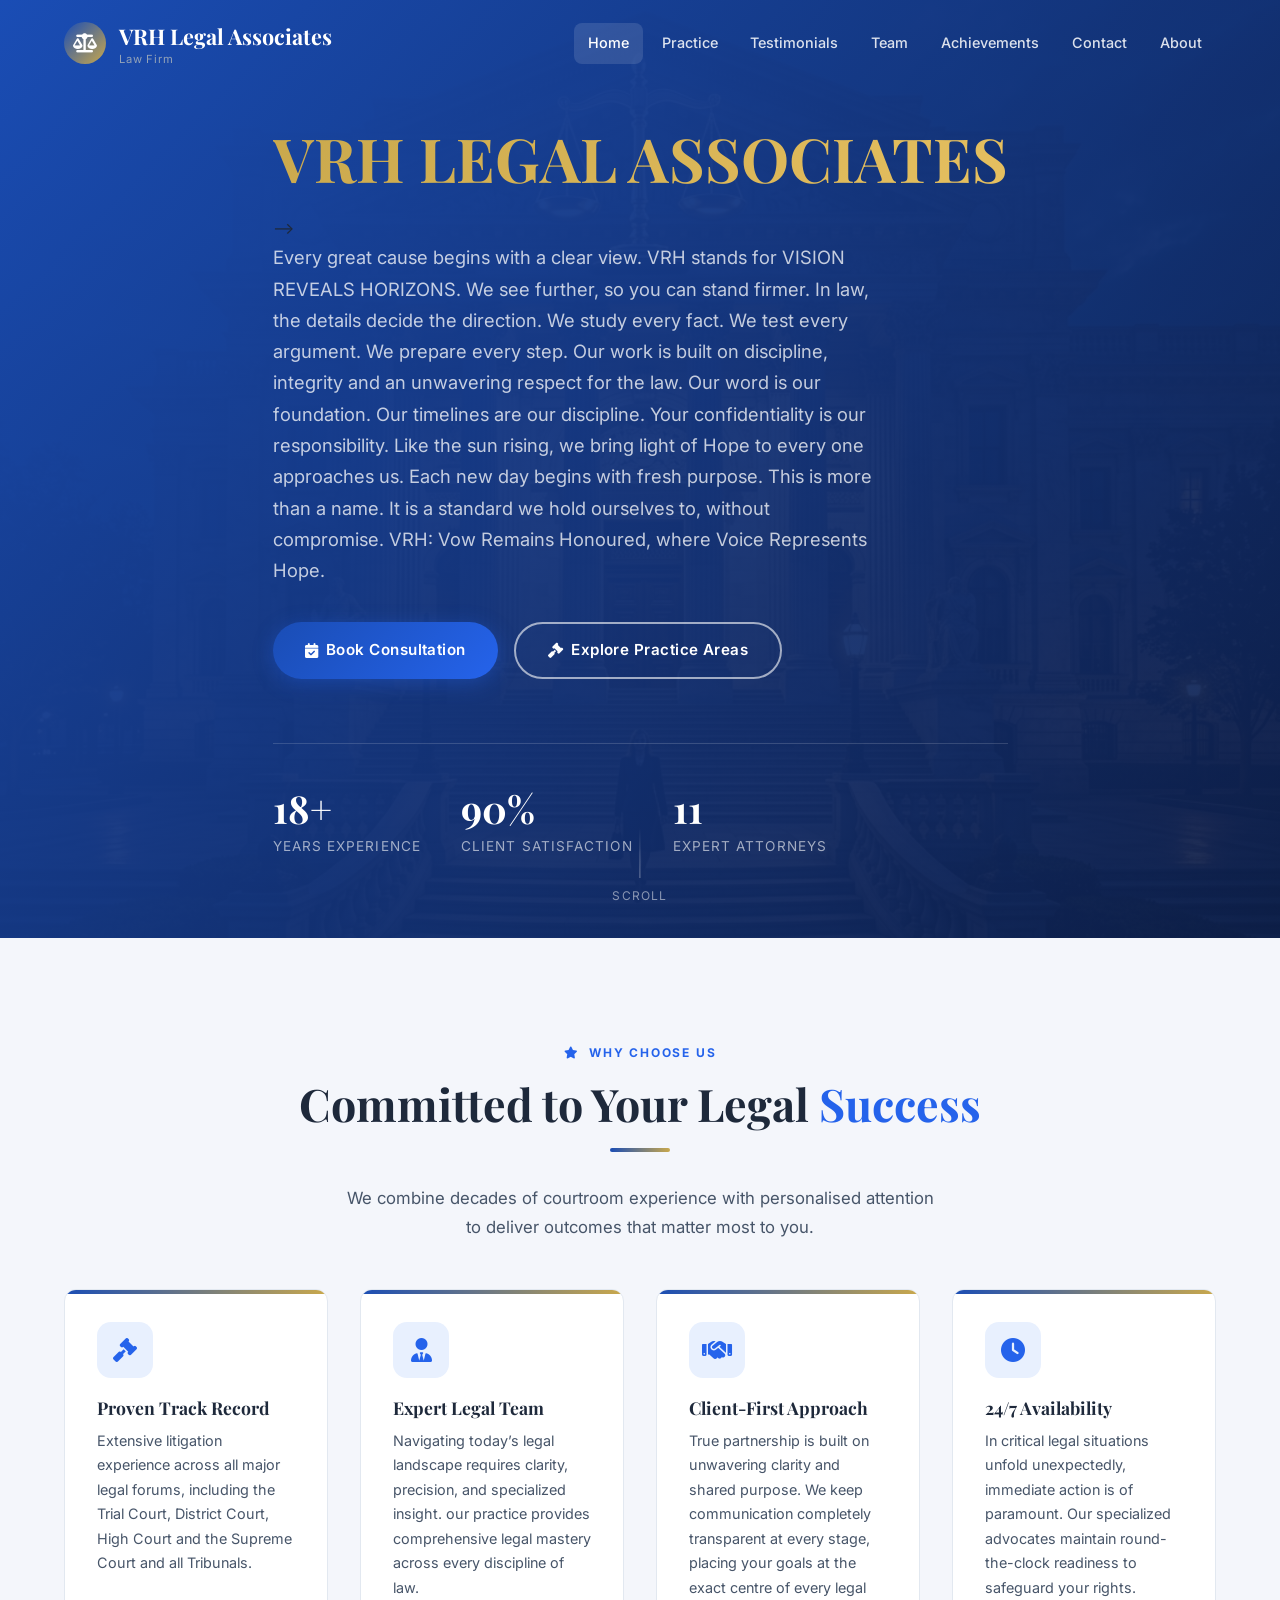
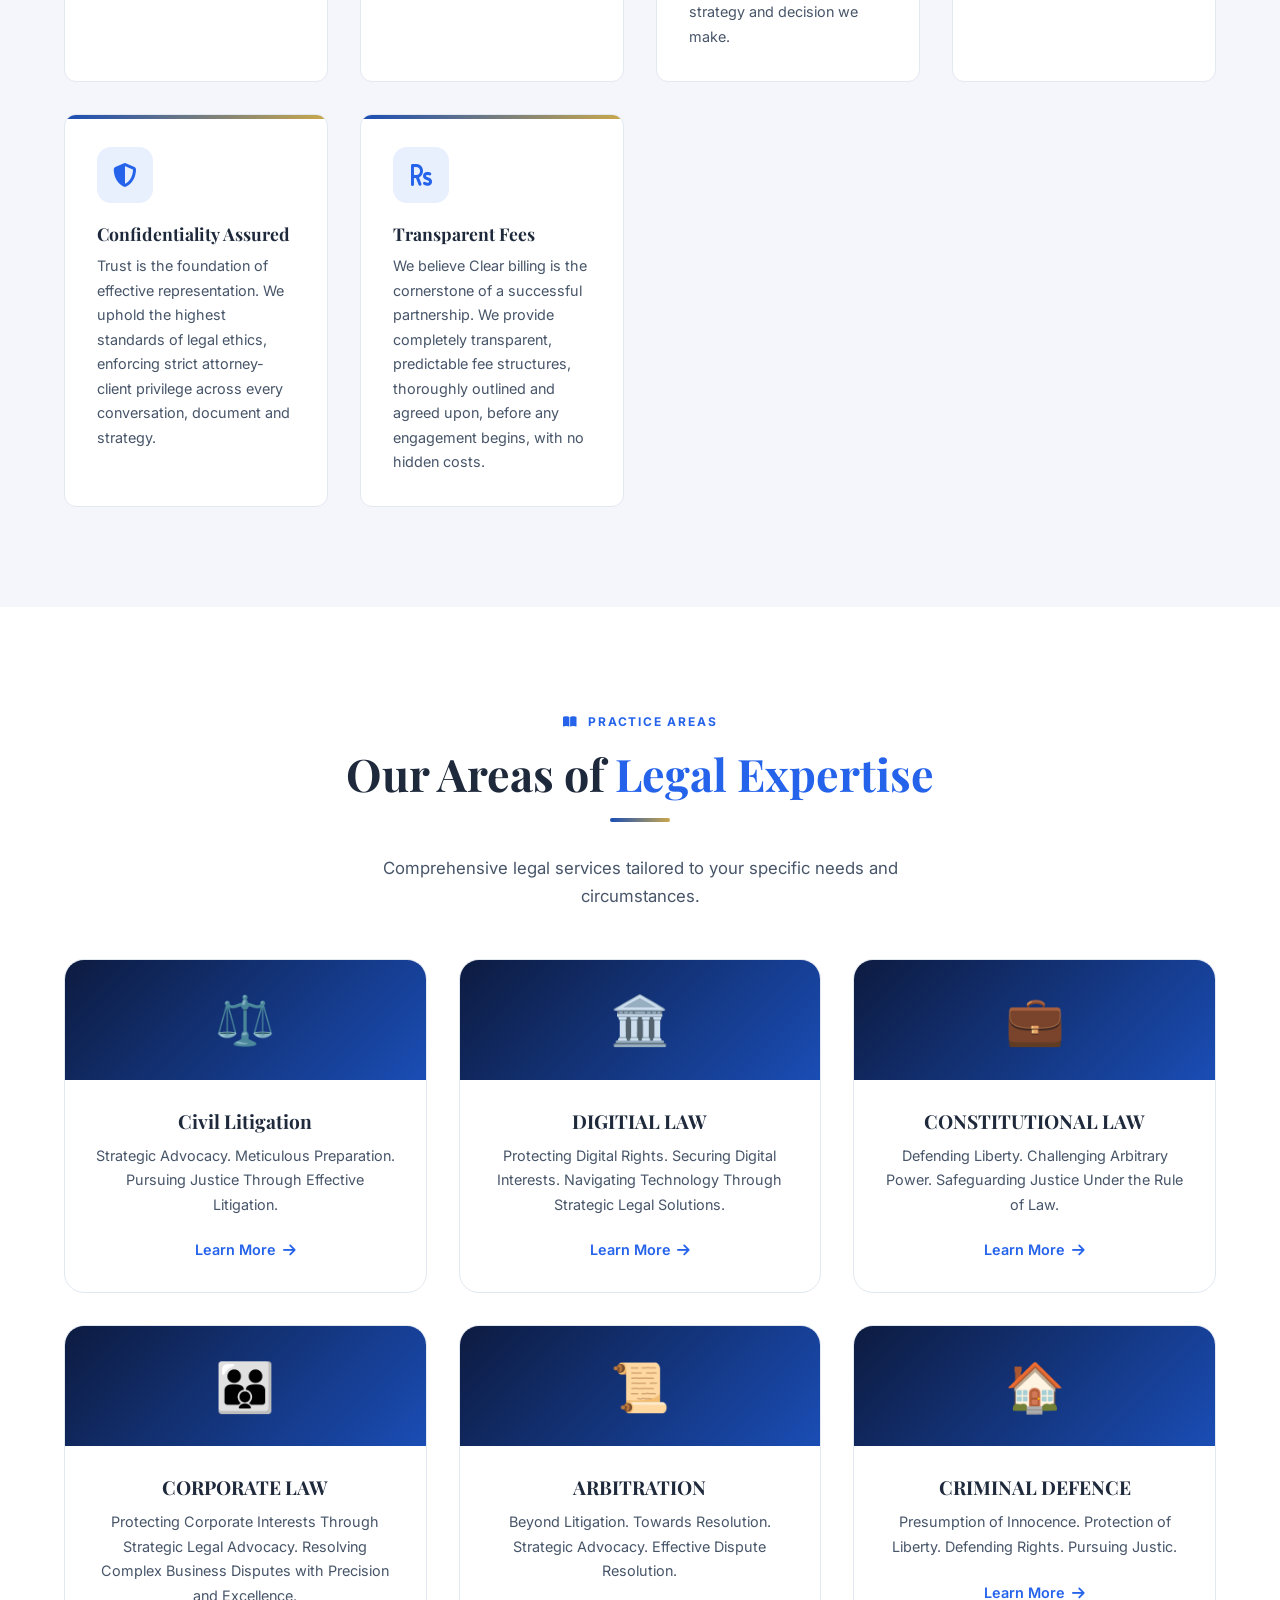
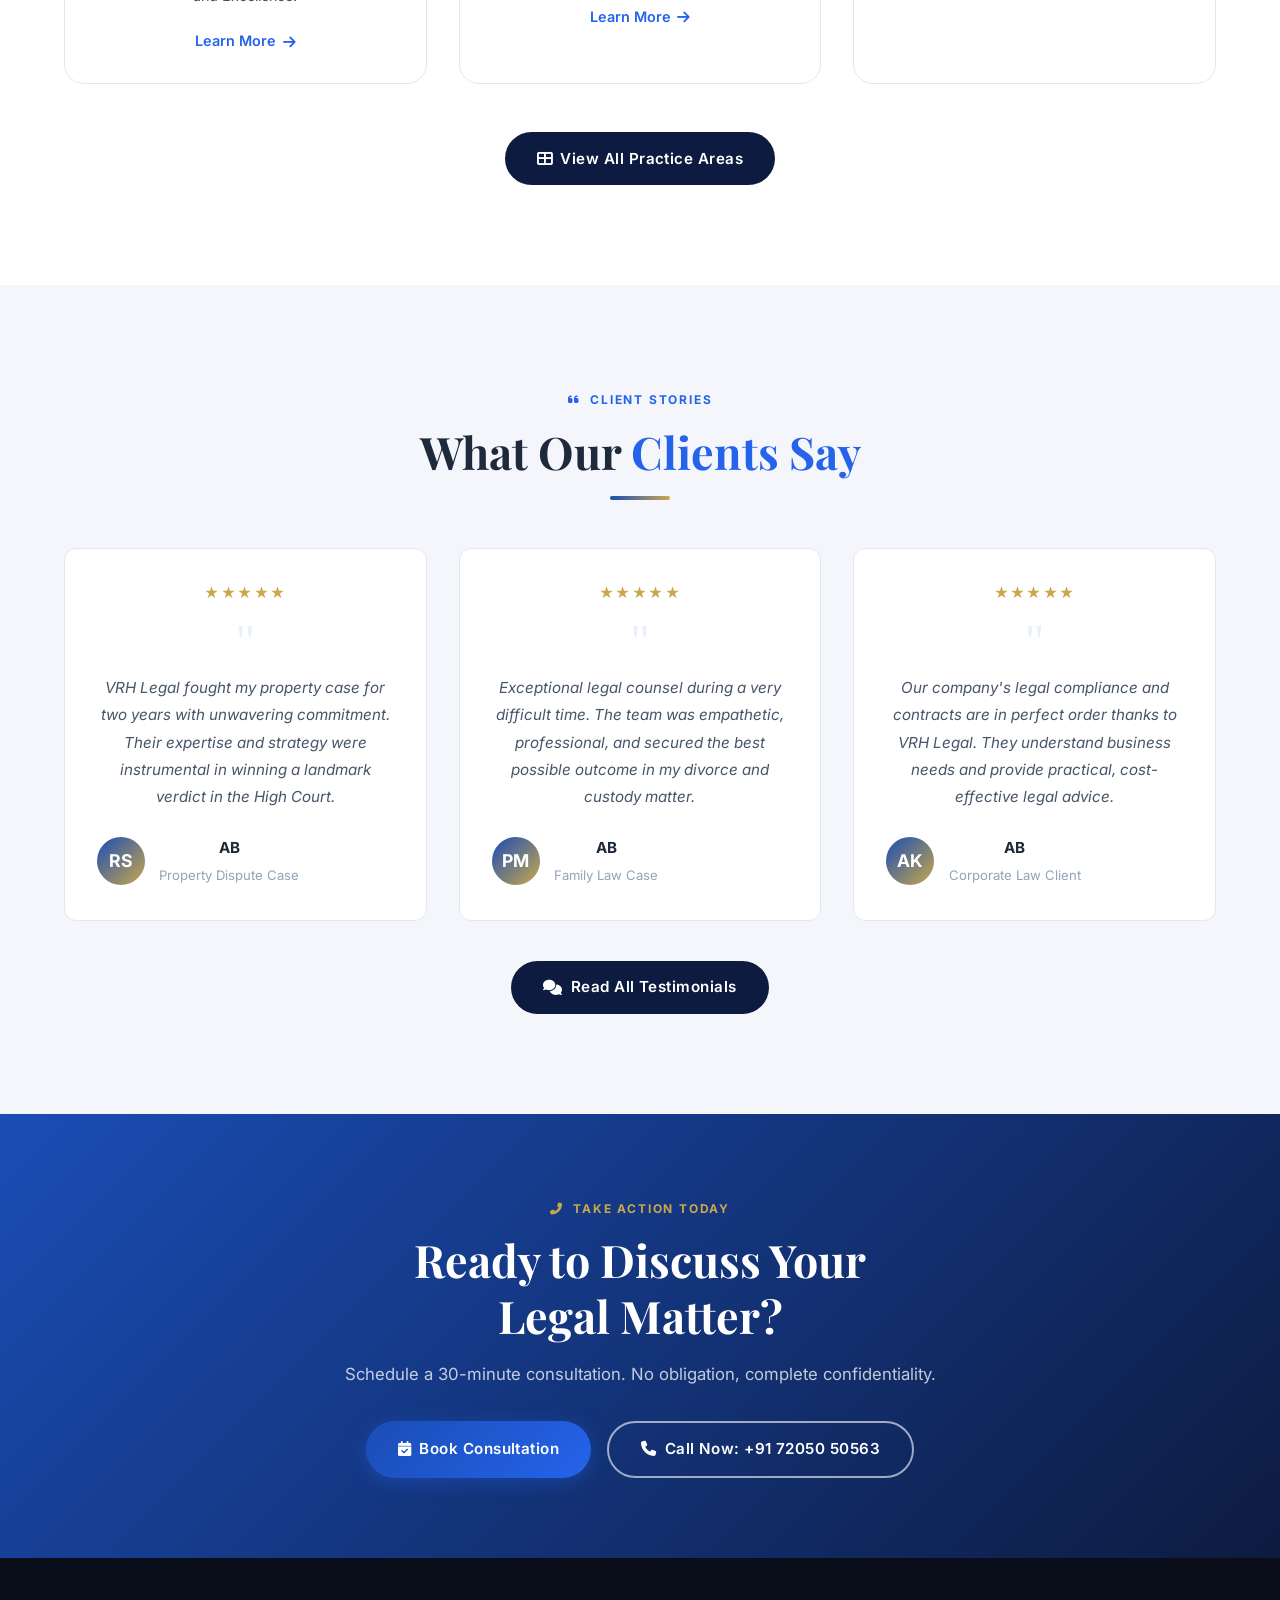
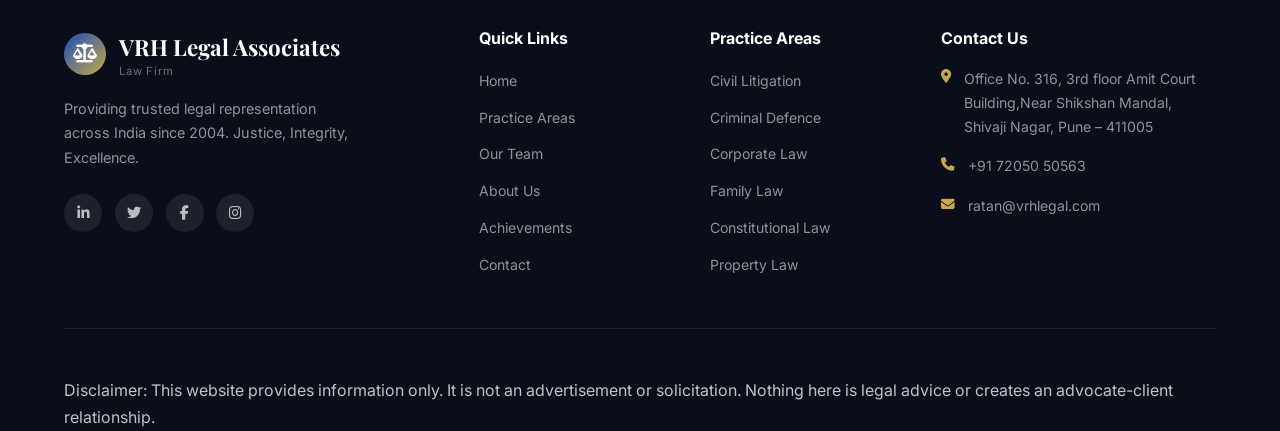
<file: index.html>
<!DOCTYPE html>
<html lang="en">

<head>
  <meta charset="UTF-8" />
  <meta name="viewport" content="width=device-width,initial-scale=1.0" />
  <title>VRH Legal – Trusted Legal Representation</title>
  <meta name="description"
    content="VRH Legal provides expert legal services in civil, criminal, corporate, family and constitutional law. Trusted advocates with 20+ years of experience." />
  <link rel="stylesheet" href="css/styles.css" />
  <link rel="stylesheet" href="https://cdnjs.cloudflare.com/ajax/libs/font-awesome/6.5.0/css/all.min.css" />
  <link rel="icon"
    href="data:image/svg+xml,<svg xmlns='http://www.w3.org/2000/svg' viewBox='0 0 100 100'><text y='.9em' font-size='90'>⚖️</text></svg>" />
</head>

<body>

  <!-- ═══════════════ NAVBAR ═══════════════ -->
  <nav id="navbar">
    <div class="container nav-inner">
      <a href="index.html" class="nav-logo">
        <div class="logo-icon"><i class="fas fa-balance-scale"></i></div>
        <div>
          <span class="logo-text">VRH Legal Associates</span>
          <span class="logo-sub">Law Firm</span>
        </div>
      </a>
      <div class="nav-links" id="navLinks">
        <a href="index.html" class="active">Home</a>
        <a href="practice.html">Practice</a>
        <a href="testimonials.html">Testimonials</a>
        <a href="team.html">Team</a>
        <a href="achievements.html">Achievements</a>
        <a href="contact.html">Contact</a>
        <a href="about.html">About</a>
      </div>
      <button class="hamburger" id="hamburger" aria-label="Menu">
        <span></span><span></span><span></span>
      </button>
    </div>
  </nav>

  <!-- ═══════════════ HERO ═══════════════ -->
  <section class="hero">
    <div class="hero-bg"></div>
    <div class="hero-overlay"></div>
    <div class="container">
      <div class="hero-content">
        <!-- <h1>Justice Is Not<br />Just a Word —<br /><span>It's Our Promise</span></h1> -->
          <h1><span>VRH LEGAL ASSOCIATES</span></h1> -->
         
        <p>Every great cause begins with a clear view. VRH stands for VISION REVEALS HORIZONS. We see further, so you can stand firmer. In law, the details decide the direction. We study every fact. We test every argument. We prepare every step. Our work is built on discipline, integrity and an unwavering respect for the law. Our word is our foundation. Our timelines are our discipline. Your confidentiality is our responsibility. Like the sun rising, we bring light of Hope to every one approaches us. Each new day begins with fresh purpose. This is more than a name. It is a standard we hold ourselves to, without compromise. VRH: Vow Remains Honoured, where Voice Represents Hope.</p>
        <div class="hero-btns">
          <a href="contact.html" class="btn btn-primary"><i class="fas fa-calendar-check"></i> Book Consultation</a>
          <a href="practice.html" class="btn btn-outline"><i class="fas fa-gavel"></i> Explore Practice Areas</a>
        </div>
        <div class="hero-stats">
          <div class="stat-item">
            <h3><span data-target="20" data-suffix="+">0+</span></h3>
            <p>Years Experience</p>
          </div>
          <div class="stat-item">
            <h3><span data-target="98" data-suffix="%">0%</span></h3>
            <p>Client Satisfaction</p>
          </div>
          <div class="stat-item">
            <h3><span data-target="12" data-suffix="">0</span></h3>
            <p>Expert Attorneys</p>
          </div>
        </div>
      </div>
    </div>
    <div class="hero-scroll">
      <div class="scroll-line"></div><span>Scroll</span>
    </div>
  </section>

  <!-- ═══════════════ WHY CHOOSE US ═══════════════ -->
  <section class="section-pad bg-off">
    <div class="container text-center">
      <span class="section-label"><i class="fas fa-star"></i>&nbsp; Why Choose Us</span>
      <h2 class="section-title">Committed to Your Legal <span class="text-blue">Success</span></h2>
      <div class="divider"></div>
      <p class="section-sub">We combine decades of courtroom experience with personalised attention to deliver outcomes
        that matter most to you.</p>
      <div class="features-grid">
        <div class="feature-card reveal">
          <div class="feature-icon"><i class="fas fa-gavel"></i></div>
          <h4>Proven Track Record</h4>
          <p>Extensive litigation experience across all major legal forums, including the Trial Court, District Court, High Court and the Supreme Court and all Tribunals.</p>
        </div>
        <div class="feature-card reveal">
          <div class="feature-icon"><i class="fas fa-user-tie"></i></div>
          <h4>Expert Legal Team</h4>
          <p>Navigating today’s legal landscape requires clarity, precision, and specialized insight. our practice provides comprehensive legal mastery across every discipline of law.</p>
        </div>
        <div class="feature-card reveal">
          <div class="feature-icon"><i class="fas fa-handshake"></i></div>
          <h4>Client-First Approach</h4>
          <p>True partnership is built on unwavering clarity and shared purpose. We keep communication completely transparent at every stage, placing your goals at the exact centre of every legal strategy and decision we make.</p>
        </div>
        <div class="feature-card reveal">
          <div class="feature-icon"><i class="fas fa-clock"></i></div>
          <h4>24/7 Availability</h4>
          <p>In critical legal situations unfold unexpectedly, immediate action is of paramount. Our specialized advocates maintain round-the-clock readiness to safeguard your rights.</p>
        </div>
        <div class="feature-card reveal">
          <div class="feature-icon"><i class="fas fa-shield-alt"></i></div>
          <h4>Confidentiality Assured</h4>
          <p>Trust is the foundation of effective representation. We uphold the highest standards of legal ethics, enforcing strict attorney-client privilege across every conversation, document and strategy.</p>
        </div>
        <div class="feature-card reveal">
          <div class="feature-icon"><i class="fas fa-rupee-sign"></i></div>
          <h4>Transparent Fees</h4>
          <p>We believe Clear billing is the cornerstone of a successful partnership. We provide completely transparent, predictable fee structures, thoroughly outlined and agreed upon, before any engagement begins, with no hidden costs.</p>
        </div>
      </div>
    </div>
  </section>

  <!-- ═══════════════ PRACTICE PREVIEW ═══════════════ -->
  <section class="section-pad">
    <div class="container text-center">
      <span class="section-label"><i class="fas fa-book-open"></i>&nbsp; Practice Areas</span>
      <h2 class="section-title">Our Areas of <span class="text-blue">Legal Expertise</span></h2>
      <div class="divider"></div>
      <p class="section-sub">Comprehensive legal services tailored to your specific needs and circumstances.</p>
      <div class="practice-grid">
        <div class="practice-card reveal">
          <div class="practice-card-icon">⚖️</div>
          <div class="practice-card-body">
            <h3>Civil Litigation</h3>
            <p>Strategic Advocacy. Meticulous Preparation. Pursuing Justice Through Effective Litigation.</p>
            <a href="practice.html#civil" class="read-more">Learn More <i class="fas fa-arrow-right"></i></a>
          </div>
        </div>
        <div class="practice-card reveal">
          <div class="practice-card-icon">🏛️</div>
          <div class="practice-card-body">
            <h3>DIGITIAL LAW</h3>
            <p>Protecting Digital Rights. Securing Digital Interests. Navigating Technology Through Strategic Legal Solutions.</p>
            <a href="practice.html#criminal" class="read-more">Learn More <i class="fas fa-arrow-right"></i></a>
          </div>
        </div>
        <div class="practice-card reveal">
          <div class="practice-card-icon">💼</div>
          <div class="practice-card-body">
            <h3>CONSTITUTIONAL LAW</h3>
            <p>Defending Liberty. Challenging Arbitrary Power. Safeguarding Justice Under the Rule of Law.</p>
            <a href="practice.html#corporate" class="read-more">Learn More <i class="fas fa-arrow-right"></i></a>
          </div>
        </div>
        <div class="practice-card reveal">
          <div class="practice-card-icon">👪</div>
          <div class="practice-card-body">
            <h3>CORPORATE LAW</h3>
            <p>Protecting Corporate Interests Through Strategic Legal Advocacy. Resolving Complex Business Disputes with Precision and Excellence.</p>
            <a href="practice.html#family" class="read-more">Learn More <i class="fas fa-arrow-right"></i></a>
          </div>
        </div>
        <div class="practice-card reveal">
          <div class="practice-card-icon">📜</div>
          <div class="practice-card-body">
            <h3>ARBITRATION</h3>
            <p>Beyond Litigation. Towards Resolution. Strategic Advocacy. Effective Dispute Resolution.</p>
            <a href="practice.html#constitutional" class="read-more">Learn More <i class="fas fa-arrow-right"></i></a>
          </div>
        </div>
        <div class="practice-card reveal">
          <div class="practice-card-icon">🏠</div>
          <div class="practice-card-body">
            <h3>CRIMINAL DEFENCE</h3>
            <p>Presumption of Innocence. Protection of Liberty. Defending Rights. Pursuing Justic.</p>
            <a href="practice.html#property" class="read-more">Learn More <i class="fas fa-arrow-right"></i></a>
          </div>
        </div>
      </div>
      <div style="margin-top:3rem"><a href="practice.html" class="btn btn-dark"><i class="fas fa-th-large"></i> View All
          Practice Areas</a></div>
    </div>
  </section>

  <!-- ═══════════════ TESTIMONIAL PREVIEW ═══════════════ -->
  <section class="section-pad bg-off">
    <div class="container text-center">
      <span class="section-label"><i class="fas fa-quote-left"></i>&nbsp; Client Stories</span>
      <h2 class="section-title">What Our <span class="text-blue">Clients Say</span></h2>
      <div class="divider"></div>
      <div class="testimonial-grid">
        <div class="testimonial-card reveal">
          <div class="stars">★★★★★</div>
          <div class="quote-icon">"</div>
          <p class="testimonial-text">VRH Legal fought my property case for two years with unwavering commitment. Their
            expertise and strategy were instrumental in winning a landmark verdict in the High Court.</p>
          <div class="testimonial-author">
            <div class="author-avatar">RS</div>
            <div class="author-info"><strong>AB</strong><span>Property Dispute Case</span></div>
          </div>
        </div>
        <div class="testimonial-card reveal">
          <div class="stars">★★★★★</div>
          <div class="quote-icon">"</div>
          <p class="testimonial-text">Exceptional legal counsel during a very difficult time. The team was empathetic,
            professional, and secured the best possible outcome in my divorce and custody matter.</p>
          <div class="testimonial-author">
            <div class="author-avatar">PM</div>
            <div class="author-info"><strong>AB</strong><span>Family Law Case</span></div>
          </div>
        </div>
        <div class="testimonial-card reveal">
          <div class="stars">★★★★★</div>
          <div class="quote-icon">"</div>
          <p class="testimonial-text">Our company's legal compliance and contracts are in perfect order thanks to
            VRH Legal. They understand business needs and provide practical, cost-effective legal advice.</p>
          <div class="testimonial-author">
            <div class="author-avatar">AK</div>
            <div class="author-info"><strong>AB</strong><span>Corporate Law Client</span></div>
          </div>
        </div>
      </div>
      <div style="margin-top:2.5rem"><a href="testimonials.html" class="btn btn-dark"><i class="fas fa-comments"></i>
          Read All Testimonials</a></div>
    </div>
  </section>

  <!-- ═══════════════ CTA ═══════════════ -->
  <section class="cta-section">
    <div class="container">
      <span class="section-label" style="color:var(--gold)"><i class="fas fa-phone-alt"></i>&nbsp; Take Action
        Today</span>
      <h2>Ready to Discuss Your <br />Legal Matter?</h2>
      <p>Schedule a 30-minute consultation. No obligation, complete confidentiality.</p>
      <div style="display:flex;gap:1rem;justify-content:center;flex-wrap:wrap">
        <a href="contact.html" class="btn btn-primary"><i class="fas fa-calendar-check"></i> Book Consultation</a>
        <a href="tel:+911234567890" class="btn btn-outline"><i class="fas fa-phone"></i> Call Now: +91 72050 50563</a>
      </div>
    </div>
  </section>

  <!-- ═══════════════ FOOTER ═══════════════ -->
  <footer>
    <div class="container">
      <div class="footer-main">
        <div class="footer-brand">
          <div class="nav-logo" style="margin-bottom:.8rem">
            <div class="logo-icon"><i class="fas fa-balance-scale"></i></div>
            <div>
              <span class="logo-text">VRH Legal Associates</span>
              <span class="logo-sub" style="color:rgba(255,255,255,.4)">Law Firm</span>
            </div>
          </div>
          <p>Providing trusted legal representation across India since 2004. Justice, Integrity, Excellence.</p>
          <div class="footer-social">
            <a href="#" aria-label="LinkedIn"><i class="fab fa-linkedin-in"></i></a>
            <a href="#" aria-label="Twitter"><i class="fab fa-twitter"></i></a>
            <a href="#" aria-label="Facebook"><i class="fab fa-facebook-f"></i></a>
            <a href="#" aria-label="Instagram"><i class="fab fa-instagram"></i></a>
          </div>
        </div>
        <div class="footer-col">
          <h4>Quick Links</h4>
          <ul>
            <li><a href="index.html">Home</a></li>
            <li><a href="practice.html">Practice Areas</a></li>
            <li><a href="team.html">Our Team</a></li>
            <li><a href="about.html">About Us</a></li>
            <li><a href="achievements.html">Achievements</a></li>
            <li><a href="contact.html">Contact</a></li>
          </ul>
        </div>
        <div class="footer-col">
          <h4>Practice Areas</h4>
          <ul>
            <li><a href="practice.html#civil">Civil Litigation</a></li>
            <li><a href="practice.html#criminal">Criminal Defence</a></li>
            <li><a href="practice.html#corporate">Corporate Law</a></li>
            <li><a href="practice.html#family">Family Law</a></li>
            <li><a href="practice.html#constitutional">Constitutional Law</a></li>
            <li><a href="practice.html#property">Property Law</a></li>
          </ul>
        </div>
        <div class="footer-col">
          <h4>Contact Us</h4>
          <div class="footer-contact-item"><i class="fas fa-map-marker-alt"></i><span>Office No. 316, 3rd floor
              Amit Court Building,Near
              Shikshan Mandal, Shivaji Nagar,
              Pune – 411005</span></div>
          <div class="footer-contact-item"><i class="fas fa-phone"></i><span>+91 72050 50563</span></div>
          <div class="footer-contact-item"><i class="fas fa-envelope"></i><span>ratan@vrhlegal.com</span></div>
        </div>
      </div>
      <div class="footer-bottom">
      </div>
    </div>
    <div class="container">Disclaimer: This website provides information only. It is not an advertisement or solicitation. Nothing here is legal advice or creates an advocate-client relationship.</div>
  </footer>

  <button id="back-top" aria-label="Back to top"><i class="fas fa-chevron-up"></i></button>
  <script src="js/main.js"></script>
</body>

</html>
</file>
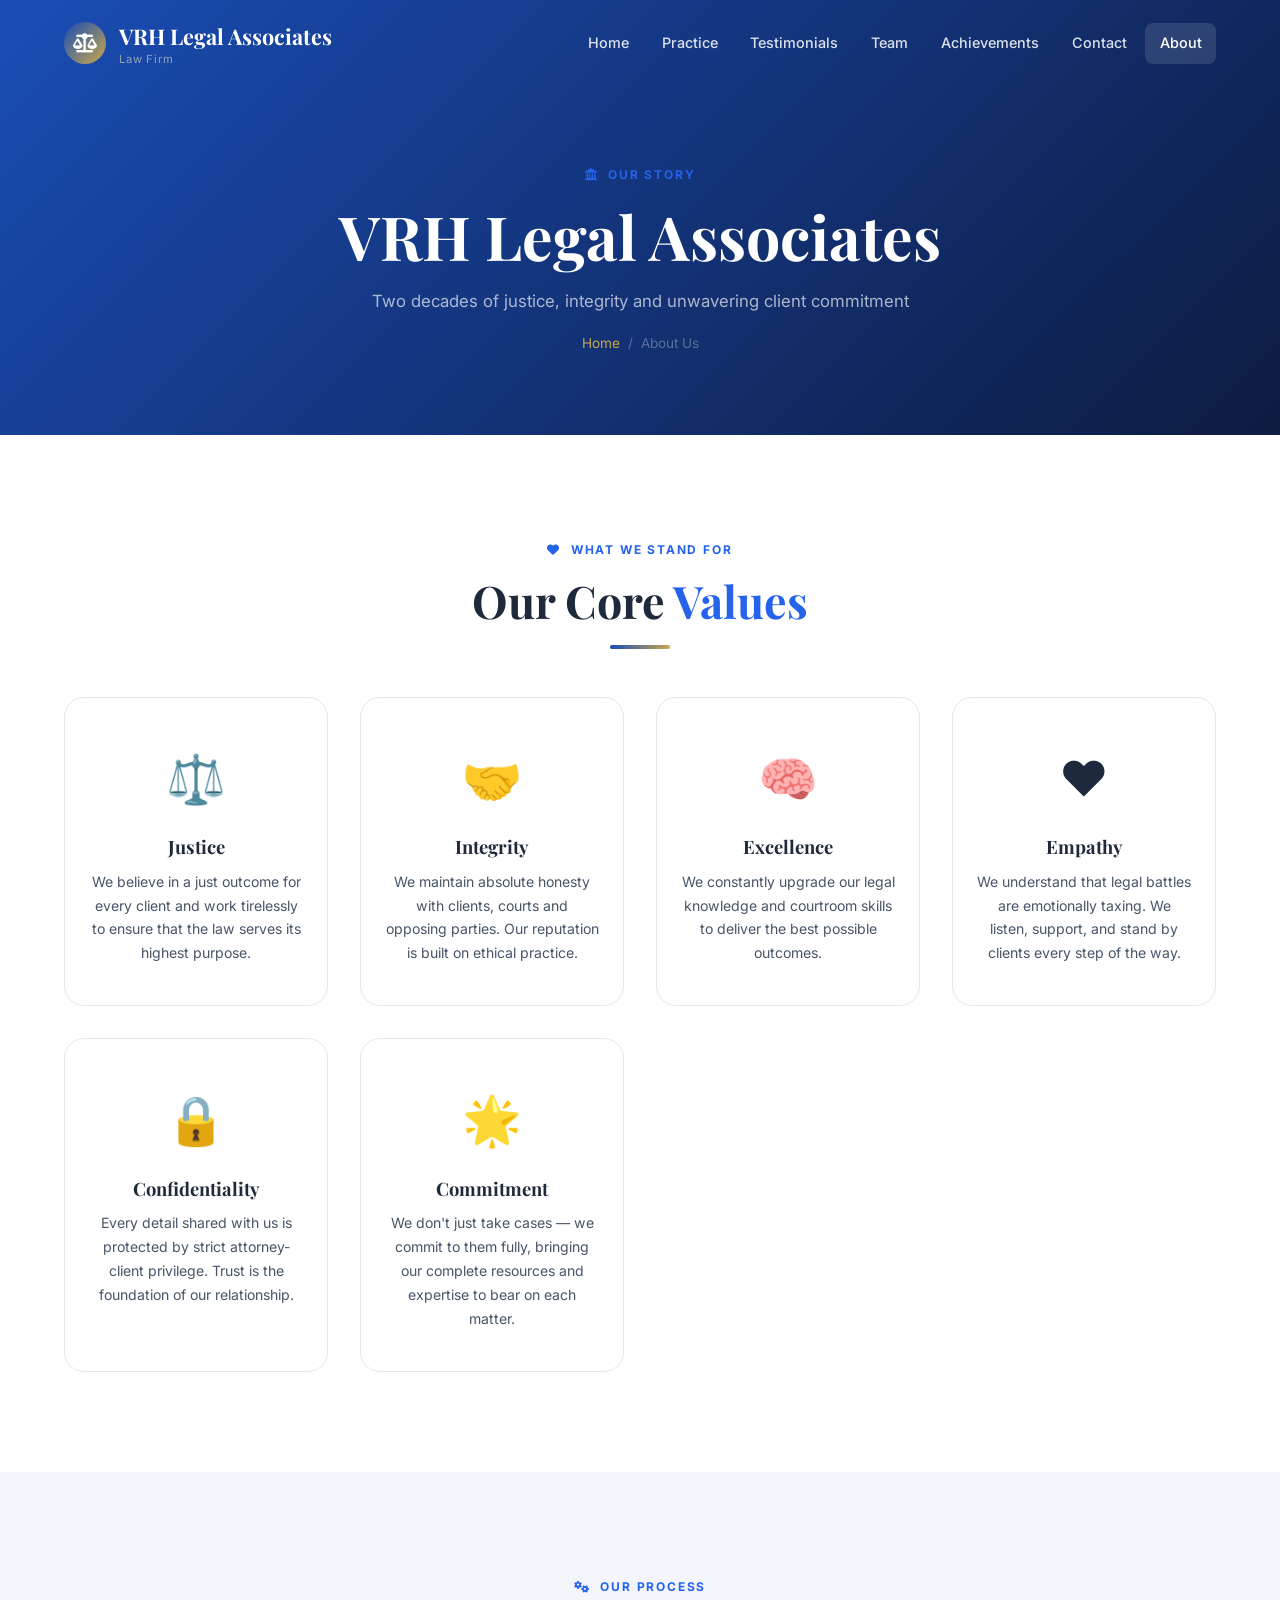
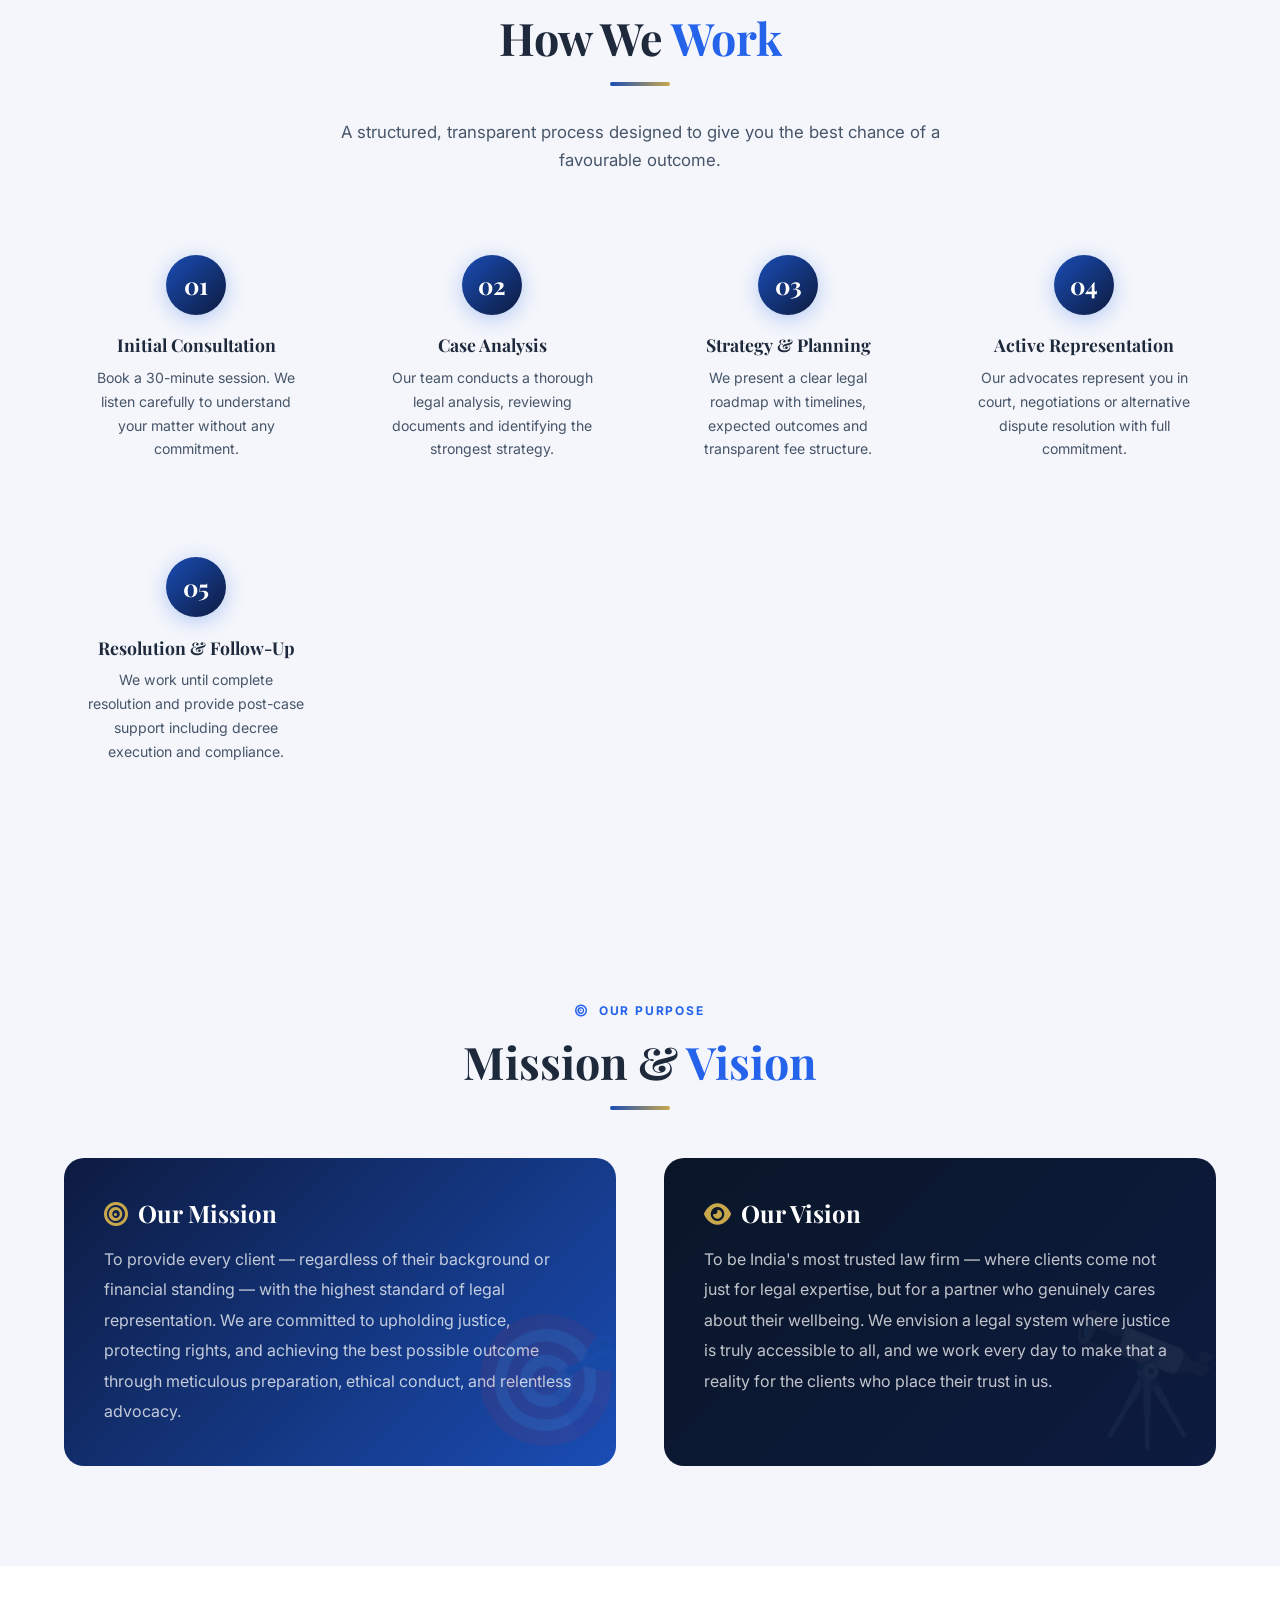
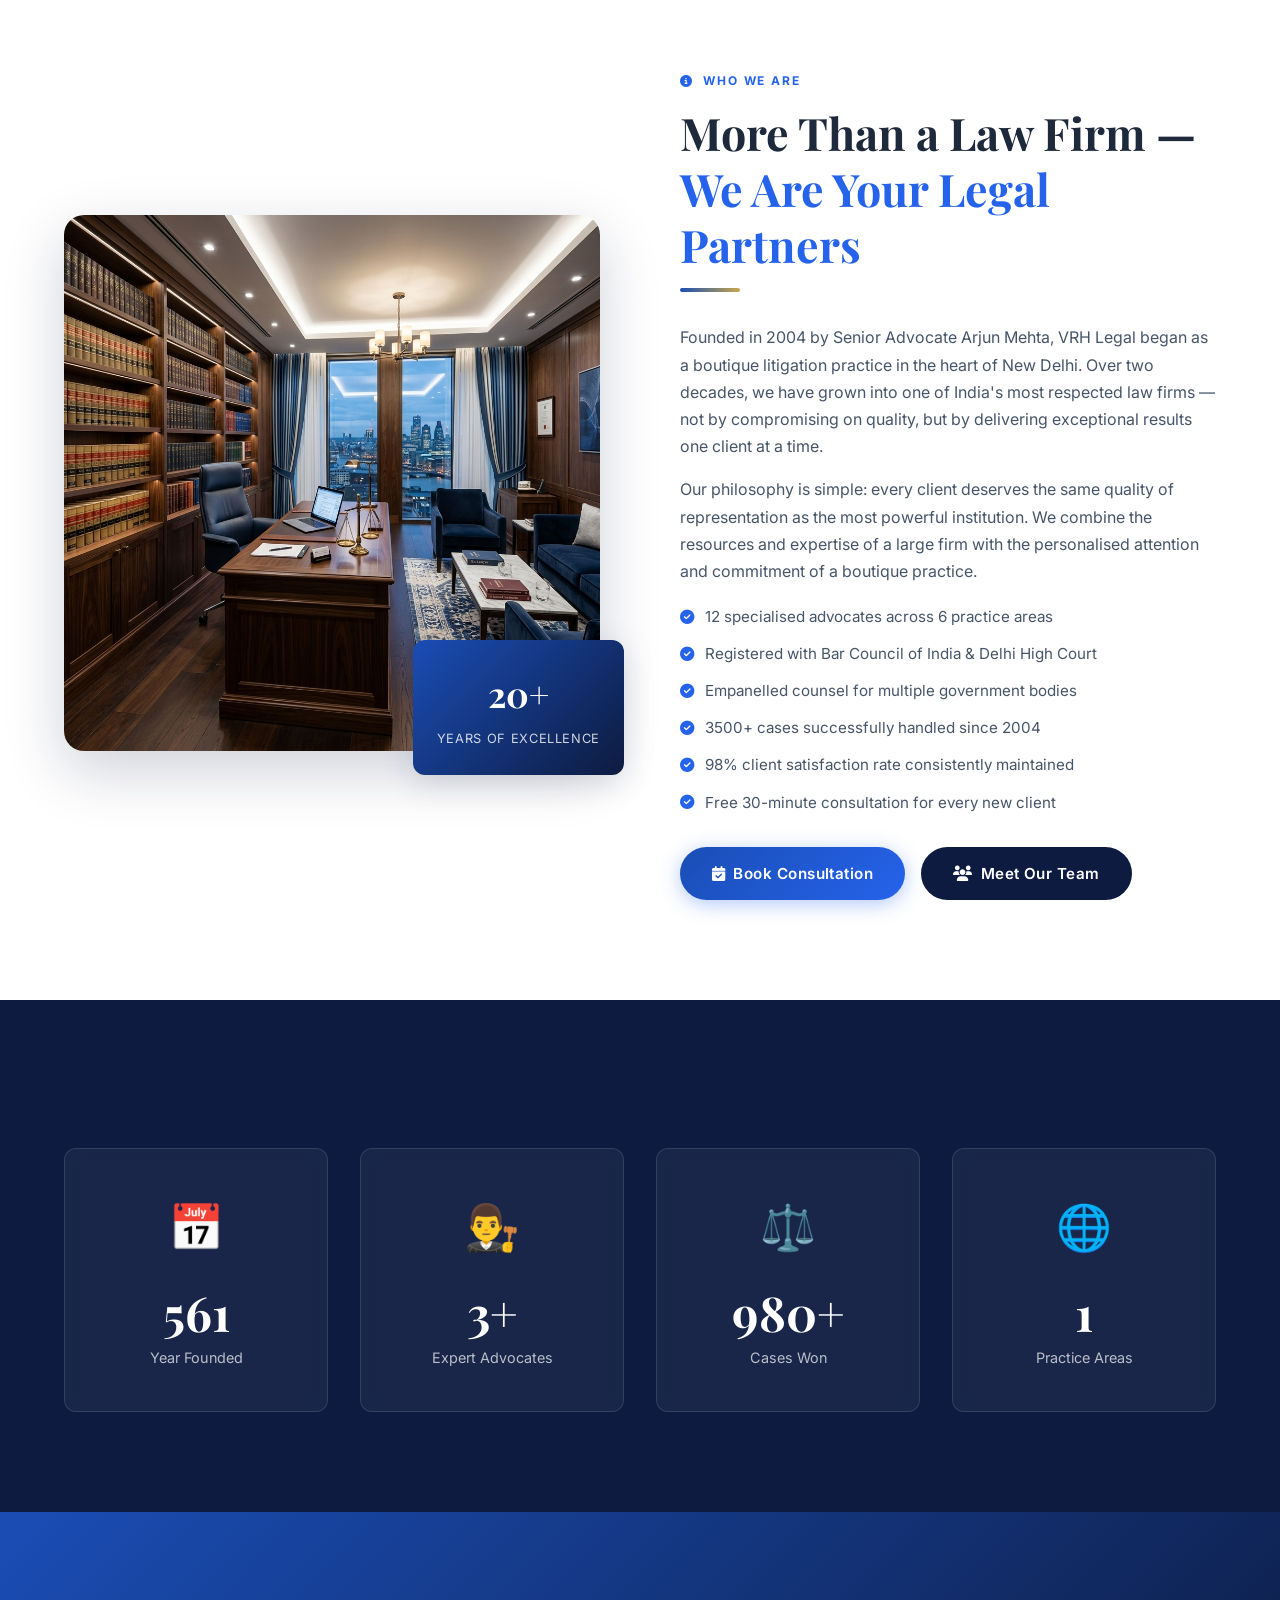
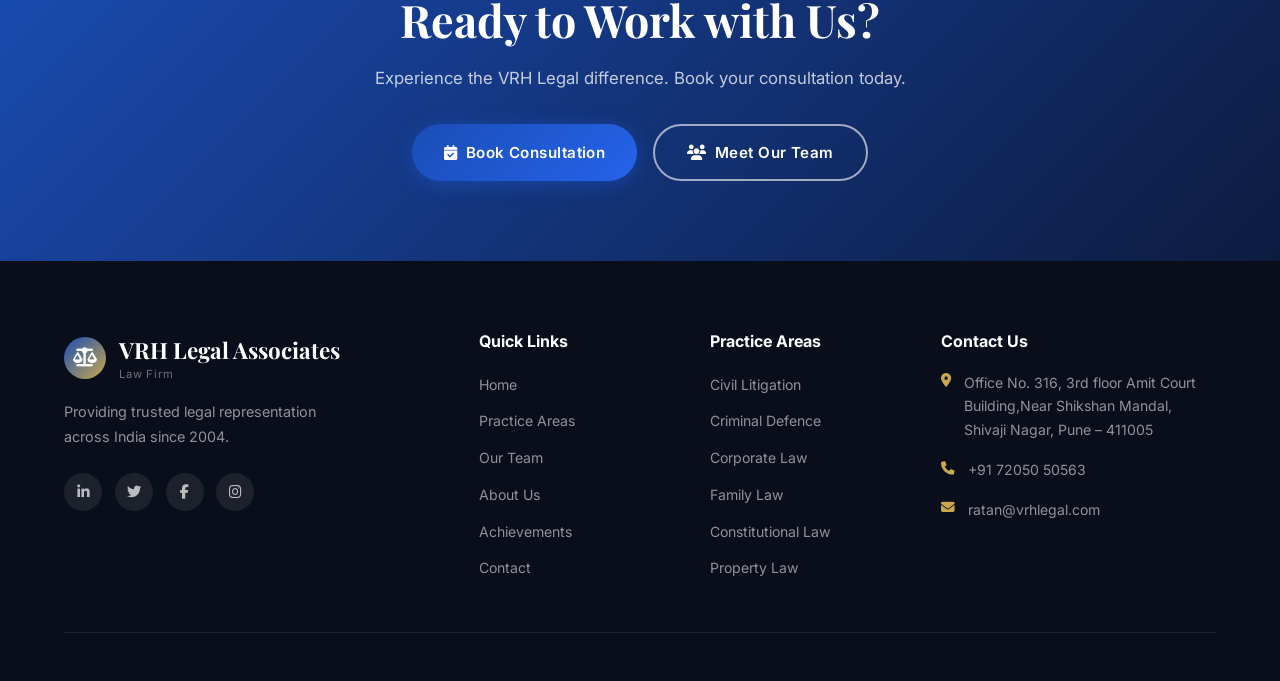
<file: about.html>
<!DOCTYPE html>
<html lang="en">

<head>
  <meta charset="UTF-8" />
  <meta name="viewport" content="width=device-width,initial-scale=1.0" />
  <title>About Us – VRH Legal Associates</title>
  <meta name="description"
    content="Learn about VRH Legal – our history, mission, values and commitment to delivering exceptional legal representation in India since 2004." />
  <link rel="stylesheet" href="css/styles.css" />
  <link rel="stylesheet" href="https://cdnjs.cloudflare.com/ajax/libs/font-awesome/6.5.0/css/all.min.css" />
  <link rel="icon"
    href="data:image/svg+xml,<svg xmlns='http://www.w3.org/2000/svg' viewBox='0 0 100 100'><text y='.9em' font-size='90'>⚖️</text></svg>" />
  <style>
    .values-grid {
      display: grid;
      grid-template-columns: repeat(auto-fit, minmax(220px, 1fr));
      gap: 2rem;
      margin-top: 3rem
    }

    .value-card {
      text-align: center;
      padding: 2.5rem 1.5rem;
      border-radius: var(--radius-lg);
      transition: var(--transition);
      background: #fff;
      border: 1px solid #e2e8f0
    }

    .value-card:hover {
      transform: translateY(-6px);
      box-shadow: var(--shadow-lg)
    }

    .value-icon {
      font-size: 3rem;
      margin-bottom: 1rem
    }

    .value-card h3 {
      font-size: 1.15rem;
      margin-bottom: .7rem
    }

    .value-card p {
      font-size: .88rem;
      margin: 0
    }

    .mission-vision {
      display: grid;
      grid-template-columns: 1fr 1fr;
      gap: 3rem;
      margin-top: 3rem
    }

    .mv-card {
      padding: 2.5rem;
      border-radius: var(--radius-lg);
      position: relative;
      overflow: hidden
    }

    .mv-mission {
      background: linear-gradient(135deg, var(--navy), var(--blue))
    }

    .mv-vision {
      background: linear-gradient(135deg, #0a1628, var(--navy))
    }

    .mv-card h3 {
      color: #fff;
      font-size: 1.5rem;
      margin-bottom: 1rem
    }

    .mv-card p {
      color: rgba(255, 255, 255, .75);
      line-height: 1.9;
      margin: 0
    }

    .mv-big {
      position: absolute;
      right: -10px;
      bottom: -20px;
      font-size: 8rem;
      opacity: .07
    }

    .process-steps {
      display: grid;
      grid-template-columns: repeat(auto-fit, minmax(220px, 1fr));
      gap: 2rem;
      margin-top: 3rem;
      counter-reset: step
    }

    .step {
      text-align: center;
      padding: 2rem 1.5rem;
      position: relative
    }

    .step-num {
      width: 60px;
      height: 60px;
      border-radius: 50%;
      background: linear-gradient(135deg, var(--blue), var(--navy));
      color: #fff;
      font-size: 1.5rem;
      font-family: 'Playfair Display', serif;
      font-weight: 700;
      display: flex;
      align-items: center;
      justify-content: center;
      margin: 0 auto 1.2rem;
      box-shadow: 0 4px 20px rgba(37, 99, 235, .3);
    }

    .step h4 {
      margin-bottom: .6rem
    }

    .step p {
      font-size: .88rem;
      margin: 0
    }

    .partner-logos {
      display: flex;
      flex-wrap: wrap;
      gap: 2rem;
      justify-content: center;
      align-items: center;
      margin-top: 3rem;
      opacity: .6;
      filter: grayscale(1)
    }

    .partner-logo {
      padding: 1rem 2rem;
      background: var(--gray-100);
      border-radius: var(--radius);
      font-weight: 700;
      font-size: 1.1rem;
      letter-spacing: .05em;
      color: var(--navy)
    }

    @media(max-width:768px) {
      .mission-vision {
        grid-template-columns: 1fr
      }
    }
  </style>
</head>

<body>

  <nav id="navbar">
    <div class="container nav-inner">
      <a href="index.html" class="nav-logo">
        <div class="logo-icon"><i class="fas fa-balance-scale"></i></div>
        <div><span class="logo-text">VRH Legal Associates </span><span class="logo-sub">Law Firm </span></div>
      </a>
      <div class="nav-links" id="navLinks">
        <a href="index.html">Home</a><a href="practice.html">Practice</a>
        <a href="testimonials.html">Testimonials</a><a href="team.html">Team</a>
        <a href="achievements.html">Achievements</a><a href="contact.html">Contact</a>
        <a href="about.html" class="active">About</a>
      </div>
      <button class="hamburger" id="hamburger" aria-label="Menu"><span></span><span></span><span></span></button>
    </div>
  </nav>

  <section class="page-hero">
    <div class="container">
      <span class="section-label"><i class="fas fa-landmark"></i>&nbsp; Our Story</span>
      <h1>VRH Legal Associates</h1>
      <p>Two decades of justice, integrity and unwavering client commitment</p>
      <div class="breadcrumb"><a href="index.html">Home</a><span>/</span><span>About Us</span></div>
    </div>
  </section>


  <!-- Core Values -->
  <section class="section-pad">
    <div class="container text-center">
      <span class="section-label"><i class="fas fa-heart"></i>&nbsp; What We Stand For</span>
      <h2 class="section-title">Our Core <span class="text-blue">Values</span></h2>
      <div class="divider"></div>
      <div class="values-grid">
        <div class="value-card reveal">
          <div class="value-icon">⚖️</div>
          <h3>Justice</h3>
          <p>We believe in a just outcome for every client and work tirelessly to ensure that the law serves its highest
            purpose.</p>
        </div>
        <div class="value-card reveal">
          <div class="value-icon">🤝</div>
          <h3>Integrity</h3>
          <p>We maintain absolute honesty with clients, courts and opposing parties. Our reputation is built on ethical
            practice.</p>
        </div>
        <div class="value-card reveal">
          <div class="value-icon">🧠</div>
          <h3>Excellence</h3>
          <p>We constantly upgrade our legal knowledge and courtroom skills to deliver the best possible outcomes.</p>
        </div>
        <div class="value-card reveal">
          <div class="value-icon">❤️</div>
          <h3>Empathy</h3>
          <p>We understand that legal battles are emotionally taxing. We listen, support, and stand by clients every
            step of the way.</p>
        </div>
        <div class="value-card reveal">
          <div class="value-icon">🔒</div>
          <h3>Confidentiality</h3>
          <p>Every detail shared with us is protected by strict attorney-client privilege. Trust is the foundation of
            our relationship.</p>
        </div>
        <div class="value-card reveal">
          <div class="value-icon">🌟</div>
          <h3>Commitment</h3>
          <p>We don't just take cases — we commit to them fully, bringing our complete resources and expertise to bear
            on each matter.</p>
        </div>
      </div>
    </div>
  </section>

  <!-- How We Work -->
  <section class="section-pad bg-off">
    <div class="container text-center">
      <span class="section-label"><i class="fas fa-cogs"></i>&nbsp; Our Process</span>
      <h2 class="section-title">How We <span class="text-blue">Work</span></h2>
      <div class="divider"></div>
      <p class="section-sub">A structured, transparent process designed to give you the best chance of a favourable
        outcome.</p>
      <div class="process-steps">
        <div class="step reveal">
          <div class="step-num">01</div>
          <h4>Initial Consultation</h4>
          <p>Book a 30-minute session. We listen carefully to understand your matter without any commitment.</p>
        </div>
        <div class="step reveal">
          <div class="step-num">02</div>
          <h4>Case Analysis</h4>
          <p>Our team conducts a thorough legal analysis, reviewing documents and identifying the strongest strategy.
          </p>
        </div>
        <div class="step reveal">
          <div class="step-num">03</div>
          <h4>Strategy & Planning</h4>
          <p>We present a clear legal roadmap with timelines, expected outcomes and transparent fee structure.</p>
        </div>
        <div class="step reveal">
          <div class="step-num">04</div>
          <h4>Active Representation</h4>
          <p>Our advocates represent you in court, negotiations or alternative dispute resolution with full commitment.
          </p>
        </div>
        <div class="step reveal">
          <div class="step-num">05</div>
          <h4>Resolution & Follow-Up</h4>
          <p>We work until complete resolution and provide post-case support including decree execution and compliance.
          </p>
        </div>
      </div>
    </div>
  </section>

  <!-- Mission & Vision -->
  <section class="section-pad bg-off">
    <div class="container">
      <div class="text-center">
        <span class="section-label"><i class="fas fa-bullseye"></i>&nbsp; Our Purpose</span>
        <h2 class="section-title">Mission & <span class="text-blue">Vision</span></h2>
        <div class="divider"></div>
      </div>
      <div class="mission-vision">
        <div class="mv-card mv-mission reveal-left">
          <div class="mv-big">🎯</div>
          <h3><i class="fas fa-bullseye" style="color:var(--gold);margin-right:.6rem"></i>Our Mission</h3>
          <p>To provide every client — regardless of their background or financial standing — with the highest standard
            of legal representation. We are committed to upholding justice, protecting rights, and achieving the best
            possible outcome through meticulous preparation, ethical conduct, and relentless advocacy.</p>
        </div>
        <div class="mv-card mv-vision reveal-right">
          <div class="mv-big">🔭</div>
          <h3><i class="fas fa-eye" style="color:var(--gold);margin-right:.6rem"></i>Our Vision</h3>
          <p>To be India's most trusted law firm — where clients come not just for legal expertise, but for a partner
            who genuinely cares about their wellbeing. We envision a legal system where justice is truly accessible to
            all, and we work every day to make that a reality for the clients who place their trust in us.</p>
        </div>
      </div>
    </div>
  </section>

  <!-- About Story -->
  <section class="section-pad">
    <div class="container">
      <div class="about-grid">
        <div class="about-img-wrap reveal-left">
          <img src="images/about_office.png" alt="VRH Legal Law Office Interior"
            onerror="this.outerHTML='<div style=\'height:400px;background:linear-gradient(135deg,var(--navy),var(--blue));border-radius:20px;display:flex;align-items:center;justify-content:center;font-size:8rem\'>🏛️</div>'" />
          <div class="about-badge">
            <strong>20+</strong>
            <span>Years of Excellence</span>
          </div>
        </div>
        <div class="about-content reveal-right">
          <span class="section-label"><i class="fas fa-info-circle"></i>&nbsp; Who We Are</span>
          <h2>More Than a Law Firm —<br /><span class="text-blue">We Are Your Legal Partners</span></h2>
          <div class="divider divider-left"></div>
          <p>Founded in 2004 by Senior Advocate Arjun Mehta, VRH Legal began as a boutique litigation practice in the
            heart of New Delhi. Over two decades, we have grown into one of India's most respected law firms — not by
            compromising on quality, but by delivering exceptional results one client at a time.</p>
          <p style="margin-top:1rem">Our philosophy is simple: every client deserves the same quality of representation
            as the most powerful institution. We combine the resources and expertise of a large firm with the
            personalised attention and commitment of a boutique practice.</p>
          <ul>
            <li><i class="fas fa-check-circle"></i> 12 specialised advocates across 6 practice areas</li>
            <li><i class="fas fa-check-circle"></i> Registered with Bar Council of India & Delhi High Court</li>
            <li><i class="fas fa-check-circle"></i> Empanelled counsel for multiple government bodies</li>
            <li><i class="fas fa-check-circle"></i> 3500+ cases successfully handled since 2004</li>
            <li><i class="fas fa-check-circle"></i> 98% client satisfaction rate consistently maintained</li>
            <li><i class="fas fa-check-circle"></i> Free 30-minute consultation for every new client</li>
          </ul>
          <div style="margin-top:2rem;display:flex;gap:1rem;flex-wrap:wrap">
            <a href="contact.html" class="btn btn-primary"><i class="fas fa-calendar-check"></i> Book Consultation</a>
            <a href="team.html" class="btn btn-dark"><i class="fas fa-users"></i> Meet Our Team</a>
          </div>
        </div>
      </div>
    </div>
  </section>



  <!-- Stats Navy -->
  <section class="section-pad bg-navy">
    <div class="container">
      <div class="achievements-grid">
        <div class="achievement-card reveal">
          <div class="achievement-icon">📅</div>
          <h2 data-target="2004" data-suffix="">0</h2>
          <p>Year Founded</p>
        </div>
        <div class="achievement-card reveal">
          <div class="achievement-icon">👨‍⚖️</div>
          <h2 data-target="12" data-suffix="+">0+</h2>
          <p>Expert Advocates</p>
        </div>
        <div class="achievement-card reveal">
          <div class="achievement-icon">⚖️</div>
          <h2 data-target="3500" data-suffix="+">0+</h2>
          <p>Cases Won</p>
        </div>
        <div class="achievement-card reveal">
          <div class="achievement-icon">🌐</div>
          <h2 data-target="6" data-suffix="">0</h2>
          <p>Practice Areas</p>
        </div>
      </div>
    </div>
  </section>

  <section class="cta-section">
    <div class="container">
      <h2>Ready to Work with Us?</h2>
      <p>Experience the VRH Legal difference. Book your consultation today.</p>
      <div style="display:flex;gap:1rem;justify-content:center;flex-wrap:wrap">
        <a href="contact.html" class="btn btn-primary"><i class="fas fa-calendar-check"></i> Book Consultation</a>
        <a href="team.html" class="btn btn-outline"><i class="fas fa-users"></i> Meet Our Team</a>
      </div>
    </div>
  </section>

  <footer>
    <div class="container">
      <div class="footer-main">
        <div class="footer-brand">
          <div class="nav-logo" style="margin-bottom:.8rem">
            <div class="logo-icon"><i class="fas fa-balance-scale"></i></div>
            <div><span class="logo-text">VRH Legal Associates</span>
              <span class="logo-sub" style="color:rgba(255,255,255,.4)">Law Firm</span>
            </div>
          </div>
          <p>Providing trusted legal representation across India since 2004.</p>
          <div class="footer-social">
            <a href="#"><i class="fab fa-linkedin-in"></i></a><a href="#"><i class="fab fa-twitter"></i></a>
            <a href="#"><i class="fab fa-facebook-f"></i></a><a href="#"><i class="fab fa-instagram"></i></a>
          </div>
        </div>
        <div class="footer-col">
          <h4>Quick Links</h4>
          <ul>
            <li><a href="index.html">Home</a></li>
            <li><a href="practice.html">Practice Areas</a></li>
            <li><a href="team.html">Our Team</a></li>
            <li><a href="about.html">About Us</a></li>
            <li><a href="achievements.html">Achievements</a></li>
            <li><a href="contact.html">Contact</a></li>
          </ul>
        </div>
        <div class="footer-col">
          <h4>Practice Areas</h4>
          <ul>
            <li><a href="practice.html#civil">Civil Litigation</a></li>
            <li><a href="practice.html#criminal">Criminal Defence</a></li>
            <li><a href="practice.html#corporate">Corporate Law</a></li>
            <li><a href="practice.html#family">Family Law</a></li>
            <li><a href="practice.html#constitutional">Constitutional Law</a></li>
            <li><a href="practice.html#property">Property Law</a></li>
          </ul>
        </div>
        <div class="footer-col">
          <h4>Contact Us</h4>
          <div class="footer-contact-item"><i class="fas fa-map-marker-alt"></i><span>Office No. 316, 3rd floor
              Amit Court Building,Near
              Shikshan Mandal, Shivaji Nagar,
              Pune – 411005</span></div>
          <div class="footer-contact-item"><i class="fas fa-phone"></i><span>+91 72050 50563</span></div>
          <div class="footer-contact-item"><i class="fas fa-envelope"></i><span>ratan@vrhlegal.com</span></div>
        </div>
      </div>
      <div class="footer-bottom">
      </div>
    </div>
  </footer>

  <button id="back-top" aria-label="Back to top"><i class="fas fa-chevron-up"></i></button>
  <script src="js/main.js"></script>
</body>

</html>
</file>
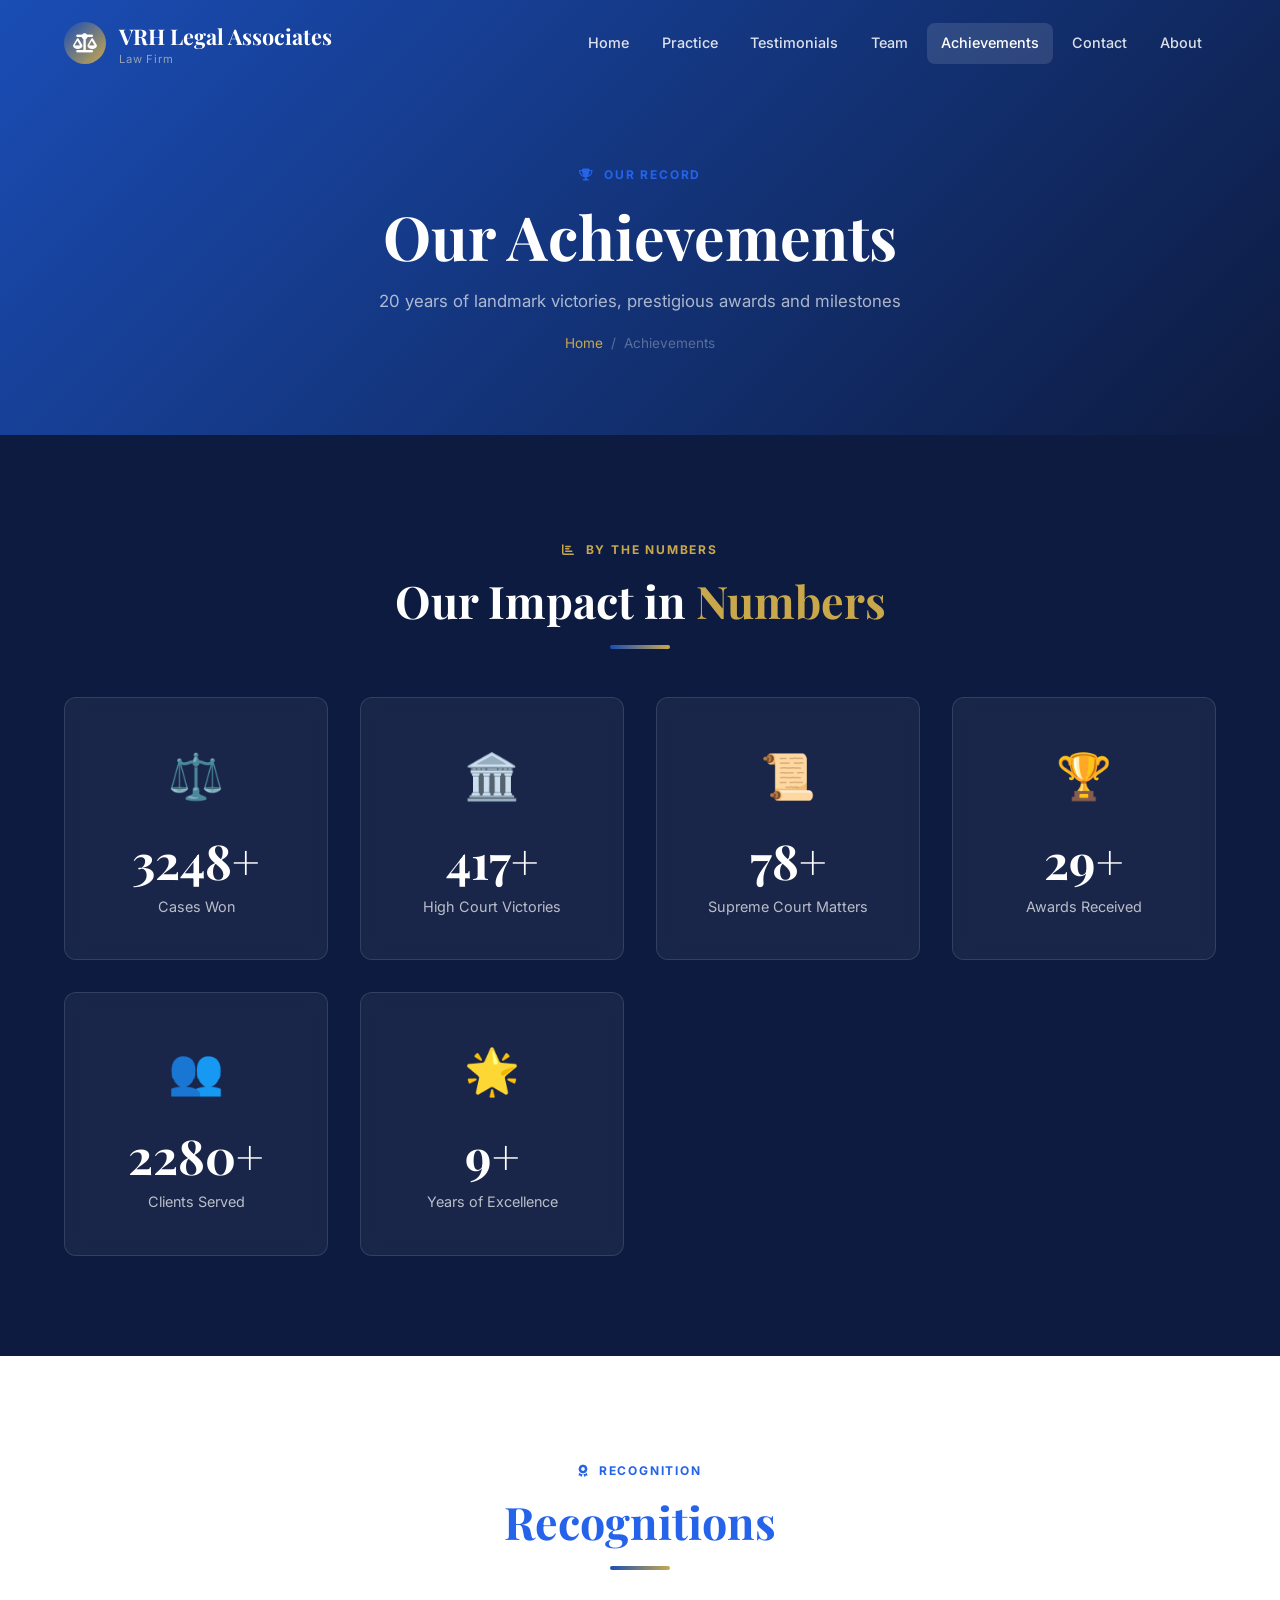
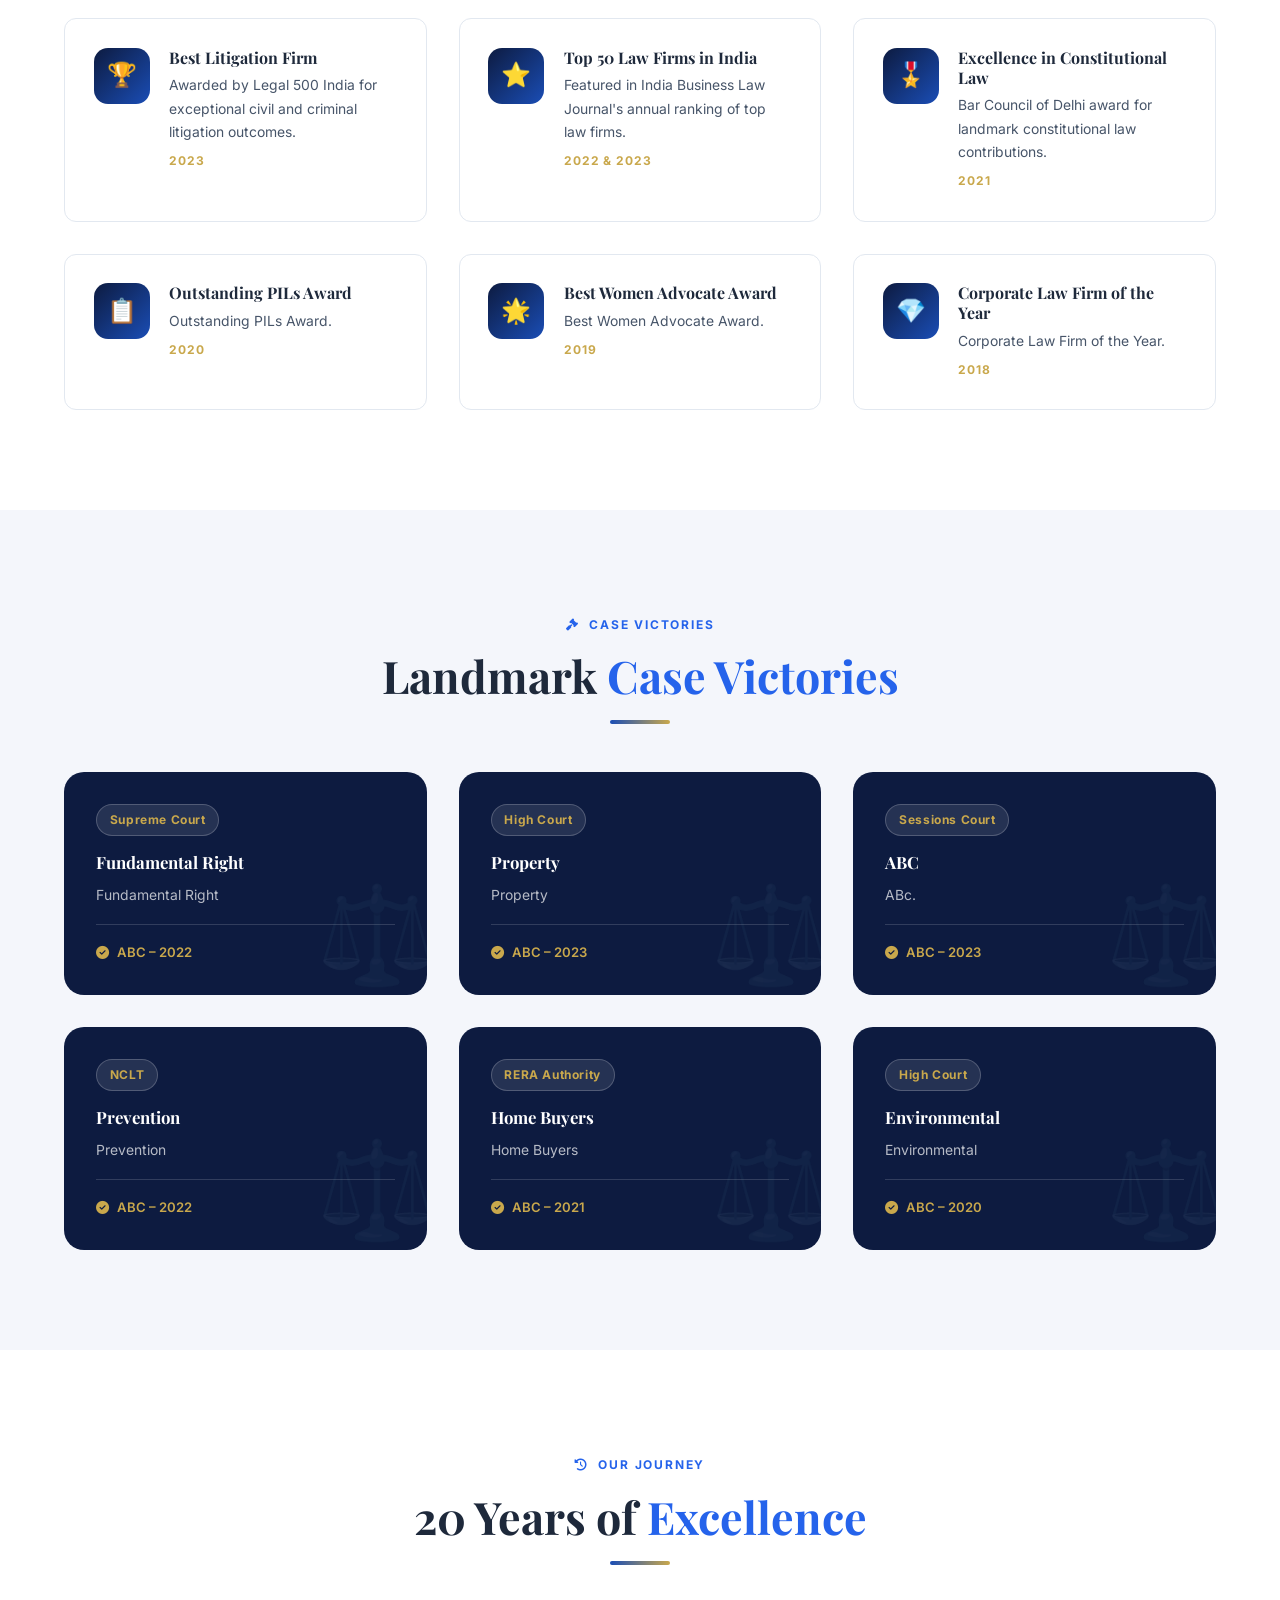
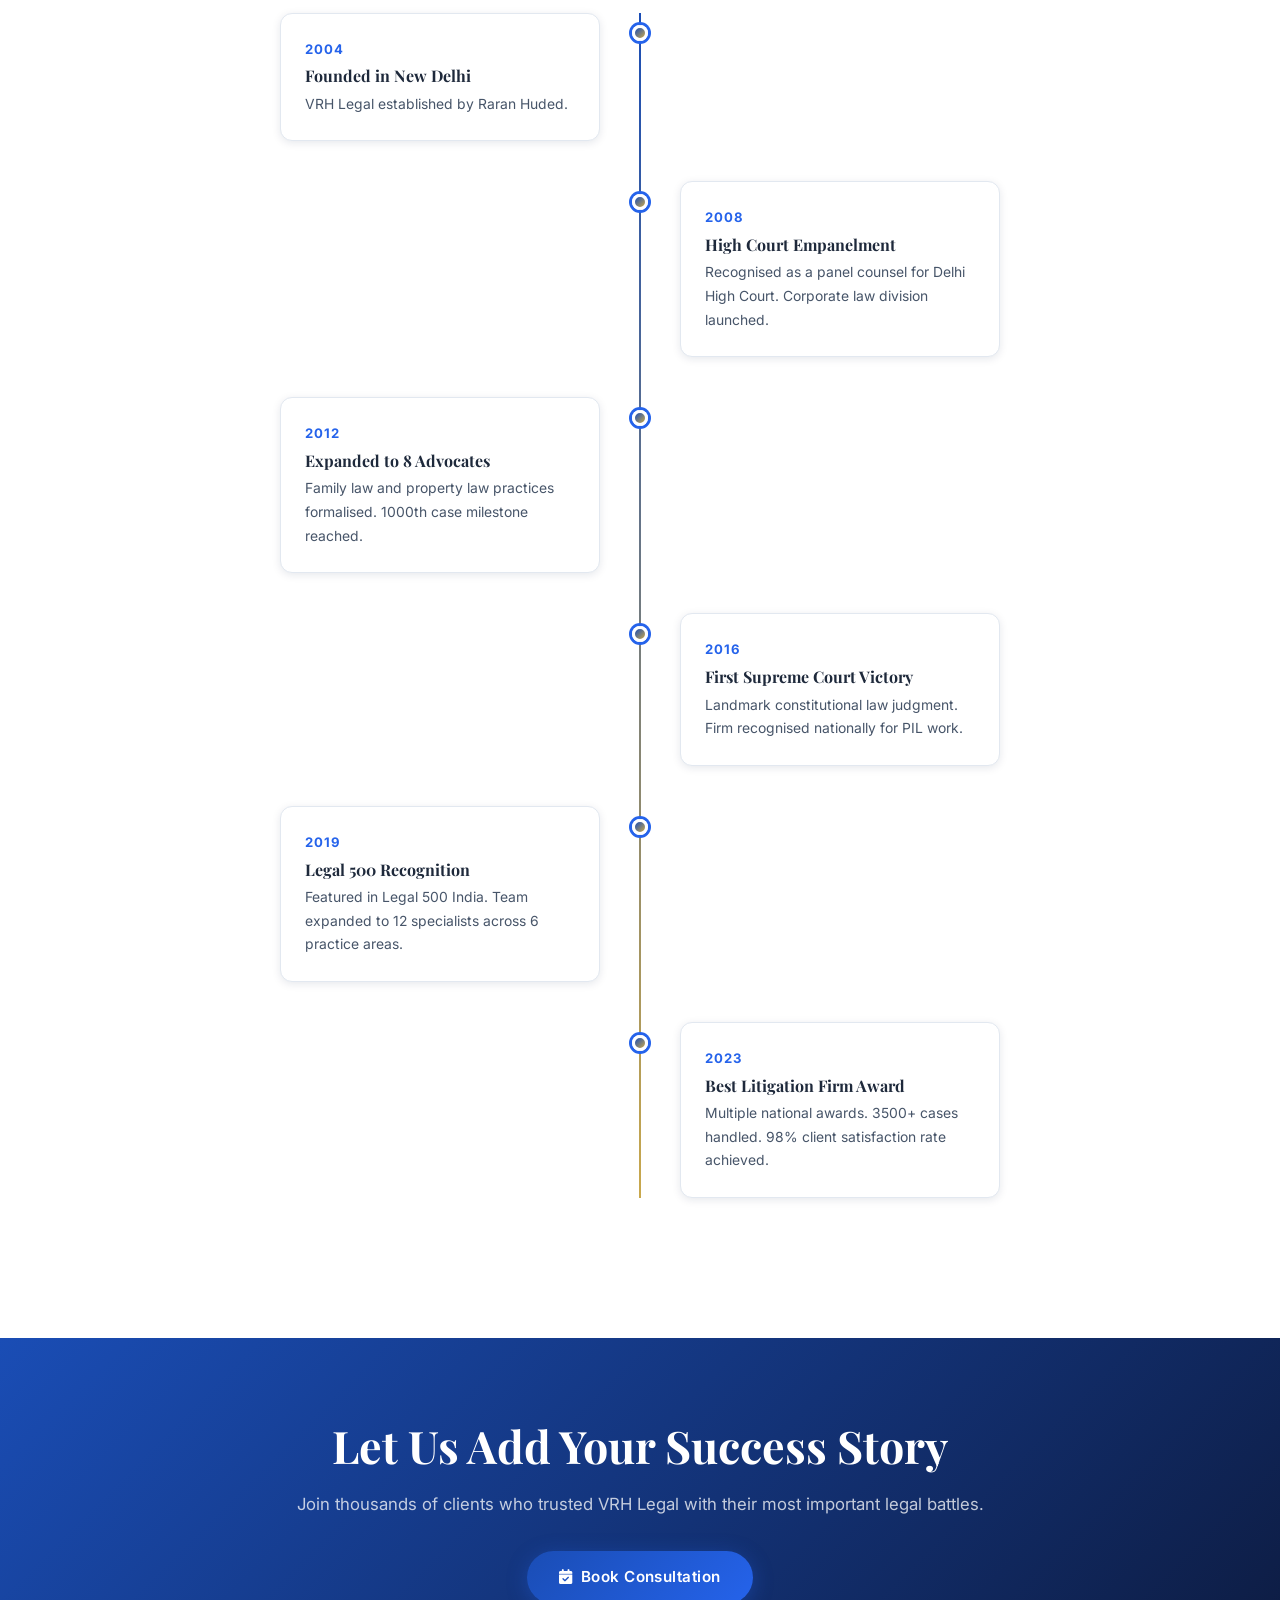
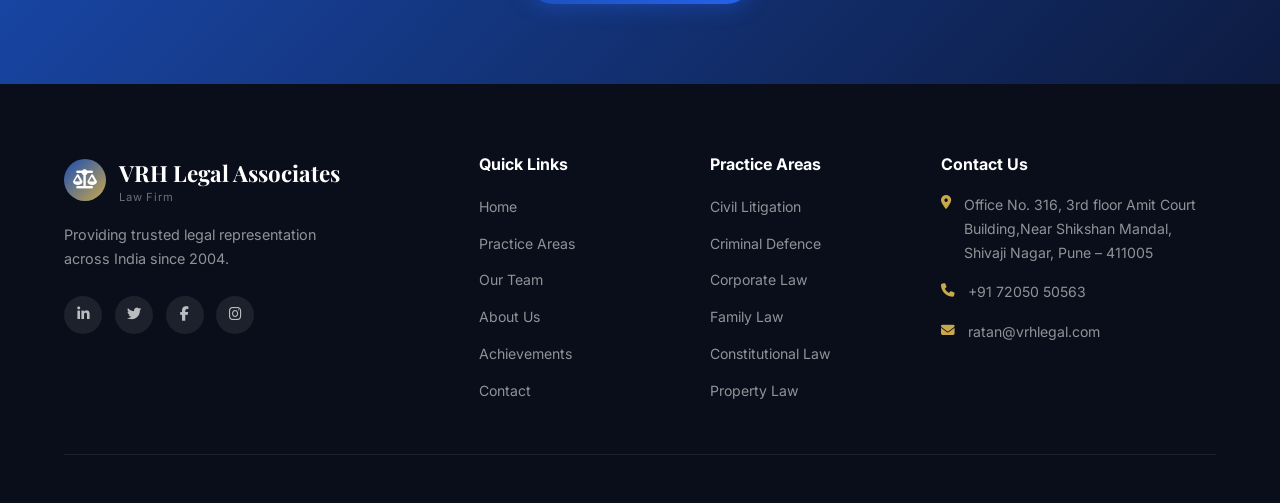
<file: achievements.html>
<!DOCTYPE html>
<html lang="en">

<head>
  <meta charset="UTF-8" />
  <meta name="viewport" content="width=device-width,initial-scale=1.0" />
  <title>Achievements – VRH Legal</title>
  <meta name="description"
    content="Explore VRH Legal's landmark case victories, awards, recognitions and milestones. 20+ years of excellence in Indian law." />
  <link rel="stylesheet" href="css/styles.css" />
  <link rel="stylesheet" href="https://cdnjs.cloudflare.com/ajax/libs/font-awesome/6.5.0/css/all.min.css" />
  <link rel="icon"
    href="data:image/svg+xml,<svg xmlns='http://www.w3.org/2000/svg' viewBox='0 0 100 100'><text y='.9em' font-size='90'>⚖️</text></svg>" />
  <style>
    .milestones {
      display: grid;
      grid-template-columns: repeat(auto-fit, minmax(240px, 1fr));
      gap: 2rem;
      margin-top: 3rem
    }

    .milestone-card {
      text-align: center;
      padding: 2.5rem 1.8rem;
      border-radius: var(--radius-lg);
      background: #fff;
      border: 1px solid #e2e8f0;
      transition: var(--transition);
      position: relative;
      overflow: hidden
    }

    .milestone-card::before {
      content: '';
      position: absolute;
      top: 0;
      left: 0;
      right: 0;
      height: 5px;
      background: linear-gradient(90deg, var(--blue), var(--gold))
    }

    .milestone-card:hover {
      transform: translateY(-8px);
      box-shadow: var(--shadow-lg)
    }

    .milestone-icon {
      font-size: 3rem;
      margin-bottom: 1rem
    }

    .milestone-num {
      font-size: 3.2rem;
      font-family: 'Playfair Display', serif;
      font-weight: 800;
      color: var(--navy);
      margin-bottom: .3rem
    }

    .milestone-label {
      font-size: .85rem;
      color: var(--gray-600);
      text-transform: uppercase;
      letter-spacing: .08em
    }

    .awards-grid {
      display: grid;
      grid-template-columns: repeat(auto-fit, minmax(300px, 1fr));
      gap: 2rem;
      margin-top: 3rem
    }

    .award-card {
      display: flex;
      gap: 1.2rem;
      background: #fff;
      border-radius: var(--radius);
      padding: 1.8rem;
      border: 1px solid #e2e8f0;
      transition: var(--transition);
      align-items: flex-start
    }

    .award-card:hover {
      box-shadow: var(--shadow-md);
      transform: translateY(-4px)
    }

    .award-icon {
      width: 56px;
      height: 56px;
      border-radius: 14px;
      background: linear-gradient(135deg, var(--navy), var(--blue));
      display: flex;
      align-items: center;
      justify-content: center;
      font-size: 1.5rem;
      flex-shrink: 0
    }

    .award-body h4 {
      margin-bottom: .4rem;
      font-size: 1rem
    }

    .award-body p {
      font-size: .87rem;
      margin: 0
    }

    .award-year {
      font-size: .75rem;
      color: var(--gold);
      font-weight: 700;
      letter-spacing: .08em;
      margin-top: .4rem;
      display: block
    }

    .timeline {
      max-width: 800px;
      margin: 3rem auto 0;
      position: relative
    }

    .timeline::before {
      content: '';
      position: absolute;
      left: 50%;
      top: 0;
      bottom: 0;
      width: 2px;
      background: linear-gradient(to bottom, var(--blue), var(--gold));
      transform: translateX(-50%)
    }

    .tl-item {
      display: flex;
      justify-content: flex-end;
      padding-right: calc(50% + 2.5rem);
      margin-bottom: 2.5rem;
      position: relative
    }

    .tl-item:nth-child(even) {
      justify-content: flex-start;
      padding-right: 0;
      padding-left: calc(50% + 2.5rem)
    }

    .tl-dot {
      position: absolute;
      left: 50%;
      top: .8rem;
      width: 16px;
      height: 16px;
      border-radius: 50%;
      background: linear-gradient(135deg, var(--blue), var(--gold));
      transform: translateX(-50%);
      border: 3px solid #fff;
      box-shadow: 0 0 0 3px var(--blue-light)
    }

    .tl-card {
      background: #fff;
      border-radius: var(--radius);
      padding: 1.5rem;
      border: 1px solid #e2e8f0;
      box-shadow: var(--shadow-sm);
      max-width: 320px;
      width: 100%
    }

    .tl-year {
      color: var(--blue-light);
      font-weight: 700;
      font-size: .82rem;
      letter-spacing: .08em;
      margin-bottom: .4rem
    }

    .tl-card h4 {
      margin-bottom: .4rem;
      font-size: 1rem
    }

    .tl-card p {
      font-size: .87rem;
      margin: 0
    }

    @media(max-width:600px) {
      .timeline::before {
        left: 1rem
      }

      .tl-item,
      .tl-item:nth-child(even) {
        justify-content: flex-end;
        padding: 0 0 0 3.5rem
      }

      .tl-dot {
        left: 1rem
      }
    }

    .landmark-cases {
      display: grid;
      grid-template-columns: repeat(auto-fit, minmax(320px, 1fr));
      gap: 2rem;
      margin-top: 3rem
    }

    .case-card {
      background: var(--navy);
      border-radius: var(--radius-lg);
      padding: 2rem;
      color: #fff;
      transition: var(--transition);
      position: relative;
      overflow: hidden
    }

    .case-card::after {
      content: '⚖️';
      position: absolute;
      right: -10px;
      bottom: -20px;
      font-size: 6rem;
      opacity: .08
    }

    .case-card:hover {
      transform: translateY(-5px);
      box-shadow: 0 20px 50px rgba(13, 27, 64, .4)
    }

    .case-badge {
      display: inline-block;
      background: rgba(255, 255, 255, .1);
      border: 1px solid rgba(255, 255, 255, .2);
      color: var(--gold);
      font-size: .75rem;
      font-weight: 700;
      padding: .3rem .8rem;
      border-radius: 50px;
      margin-bottom: 1rem;
      letter-spacing: .05em
    }

    .case-card h4 {
      color: #fff;
      margin-bottom: .7rem;
      font-size: 1.05rem
    }

    .case-card p {
      color: rgba(255, 255, 255, .7);
      font-size: .87rem;
      margin: 0
    }

    .case-result {
      margin-top: 1rem;
      padding-top: 1rem;
      border-top: 1px solid rgba(255, 255, 255, .15);
      font-size: .82rem;
      color: var(--gold);
      font-weight: 600;
      display: flex;
      align-items: center;
      gap: .5rem
    }
  </style>
</head>

<body>

  <nav id="navbar">
    <div class="container nav-inner">
      <a href="index.html" class="nav-logo">
        <div class="logo-icon"><i class="fas fa-balance-scale"></i></div>
        <div><span class="logo-text">VRH Legal Associates</span><span class="logo-sub">Law Firm </span></div>
      </a>
      <div class="nav-links" id="navLinks">
        <a href="index.html">Home</a><a href="practice.html">Practice</a>
        <a href="testimonials.html">Testimonials</a><a href="team.html">Team</a>
        <a href="achievements.html" class="active">Achievements</a><a href="contact.html">Contact</a>
        <a href="about.html">About</a>
      </div>
      <button class="hamburger" id="hamburger" aria-label="Menu"><span></span><span></span><span></span></button>
    </div>
  </nav>

  <section class="page-hero">
    <div class="container">
      <span class="section-label"><i class="fas fa-trophy"></i>&nbsp; Our Record</span>
      <h1>Our Achievements</h1>
      <p>20 years of landmark victories, prestigious awards and milestones</p>
      <div class="breadcrumb"><a href="index.html">Home</a><span>/</span><span>Achievements</span></div>
    </div>
  </section>

  <!-- Stats -->
  <section class="section-pad bg-navy">
    <div class="container">
      <div class="text-center" style="margin-bottom:3rem">
        <span class="section-label" style="color:var(--gold)"><i class="fas fa-chart-bar"></i>&nbsp; By the
          Numbers</span>
        <h2 class="section-title" style="color:#fff">Our Impact in <span style="color:var(--gold)">Numbers</span></h2>
        <div class="divider"></div>
      </div>
      <div class="achievements-grid">
        <div class="achievement-card reveal">
          <div class="achievement-icon">⚖️</div>
          <h2 data-target="3500" data-suffix="+">0+</h2>
          <p>Cases Won</p>
        </div>
        <div class="achievement-card reveal">
          <div class="achievement-icon">🏛️</div>
          <h2 data-target="450" data-suffix="+">0+</h2>
          <p>High Court Victories</p>
        </div>
        <div class="achievement-card reveal">
          <div class="achievement-icon">📜</div>
          <h2 data-target="85" data-suffix="+">0+</h2>
          <p>Supreme Court Matters</p>
        </div>
        <div class="achievement-card reveal">
          <div class="achievement-icon">🏆</div>
          <h2 data-target="32" data-suffix="+">0+</h2>
          <p>Awards Received</p>
        </div>
        <div class="achievement-card reveal">
          <div class="achievement-icon">👥</div>
          <h2 data-target="5000" data-suffix="+">0+</h2>
          <p>Clients Served</p>
        </div>
        <div class="achievement-card reveal">
          <div class="achievement-icon">🌟</div>
          <h2 data-target="20" data-suffix="+">0+</h2>
          <p>Years of Excellence</p>
        </div>
      </div>
    </div>
  </section>

  <!-- Awards -->
  <section class="section-pad">
    <div class="container">
      <div class="text-center">
        <span class="section-label"><i class="fas fa-award"></i>&nbsp; Recognition</span>
        <h2 class="section-title"><span class="text-blue">Recognitions</span></h2>
        <div class="divider"></div>
      </div>
      <div class="awards-grid">
        <div class="award-card reveal">
          <div class="award-icon">🏆</div>
          <div class="award-body">
            <h4>Best Litigation Firm</h4>
            <p>Awarded by Legal 500 India for exceptional civil and criminal litigation outcomes.</p><span
              class="award-year">2023</span>
          </div>
        </div>
        <div class="award-card reveal">
          <div class="award-icon">⭐</div>
          <div class="award-body">
            <h4>Top 50 Law Firms in India</h4>
            <p>Featured in India Business Law Journal's annual ranking of top law firms.</p><span
              class="award-year">2022 & 2023</span>
          </div>
        </div>
        <div class="award-card reveal">
          <div class="award-icon">🎖️</div>
          <div class="award-body">
            <h4>Excellence in Constitutional Law</h4>
            <p>Bar Council of Delhi award for landmark constitutional law contributions.</p><span
              class="award-year">2021</span>
          </div>
        </div>
        <div class="award-card reveal">
          <div class="award-icon">📋</div>
          <div class="award-body">
            <h4>Outstanding PILs Award</h4>
            <p>Outstanding PILs Award.</p><span class="award-year">2020</span>
          </div>
        </div>
        <div class="award-card reveal">
          <div class="award-icon">🌟</div>
          <div class="award-body">
            <h4>Best Women Advocate Award</h4>
            <p>Best Women Advocate Award.</p><span class="award-year">2019</span>
          </div>
        </div>
        <div class="award-card reveal">
          <div class="award-icon">💎</div>
          <div class="award-body">
            <h4>Corporate Law Firm of the Year</h4>
            <p>Corporate Law Firm of the Year.</p><span class="award-year">2018</span>
          </div>
        </div>
      </div>
    </div>
  </section>

  <!-- Landmark Cases -->
  <section class="section-pad bg-off">
    <div class="container">
      <div class="text-center">
        <span class="section-label"><i class="fas fa-gavel"></i>&nbsp; Case Victories</span>
        <h2 class="section-title">Landmark <span class="text-blue">Case Victories</span></h2>
        <div class="divider"></div>
      </div>
      <div class="landmark-cases">
        <div class="case-card reveal"><span class="case-badge">Supreme Court</span>
          <h4>Fundamental Right</h4>
          <p>Fundamental Right</p>
          <div class="case-result"><i class="fas fa-check-circle"></i> ABC – 2022</div>
        </div>
        <div class="case-card reveal"><span class="case-badge">High Court</span>
          <h4>Property</h4>
          <p>Property </p>
          <div class="case-result"><i class="fas fa-check-circle"></i> ABC – 2023</div>
        </div>
        <div class="case-card reveal"><span class="case-badge">Sessions Court</span>
          <h4>ABC</h4>
          <p>ABc.</p>
          <div class="case-result"><i class="fas fa-check-circle"></i> ABC – 2023</div>
        </div>
        <div class="case-card reveal"><span class="case-badge">NCLT</span>
          <h4>Prevention</h4>
          <p>Prevention</p>
          <div class="case-result"><i class="fas fa-check-circle"></i> ABC – 2022</div>
        </div>
        <div class="case-card reveal"><span class="case-badge">RERA Authority</span>
          <h4>Home Buyers</h4>
          <p>Home Buyers</p>
          <div class="case-result"><i class="fas fa-check-circle"></i> ABC – 2021</div>
        </div>
        <div class="case-card reveal"><span class="case-badge">High Court</span>
          <h4>Environmental</h4>
          <p>Environmental</p>
          <div class="case-result"><i class="fas fa-check-circle"></i> ABC – 2020</div>
        </div>
      </div>
    </div>
  </section>

  <!-- Timeline -->
  <section class="section-pad">
    <div class="container">
      <div class="text-center">
        <span class="section-label"><i class="fas fa-history"></i>&nbsp; Our Journey</span>
        <h2 class="section-title">20 Years of <span class="text-blue">Excellence</span></h2>
        <div class="divider"></div>
      </div>
      <div class="timeline">
        <div class="tl-item reveal">
          <div class="tl-dot"></div>
          <div class="tl-card">
            <div class="tl-year">2004</div>
            <h4>Founded in New Delhi</h4>
            <p>VRH Legal established by Raran Huded.</p>
          </div>
        </div>
        <div class="tl-item reveal">
          <div class="tl-dot"></div>
          <div class="tl-card">
            <div class="tl-year">2008</div>
            <h4>High Court Empanelment</h4>
            <p>Recognised as a panel counsel for Delhi High Court. Corporate law division launched.</p>
          </div>
        </div>
        <div class="tl-item reveal">
          <div class="tl-dot"></div>
          <div class="tl-card">
            <div class="tl-year">2012</div>
            <h4>Expanded to 8 Advocates</h4>
            <p>Family law and property law practices formalised. 1000th case milestone reached.</p>
          </div>
        </div>
        <div class="tl-item reveal">
          <div class="tl-dot"></div>
          <div class="tl-card">
            <div class="tl-year">2016</div>
            <h4>First Supreme Court Victory</h4>
            <p>Landmark constitutional law judgment. Firm recognised nationally for PIL work.</p>
          </div>
        </div>
        <div class="tl-item reveal">
          <div class="tl-dot"></div>
          <div class="tl-card">
            <div class="tl-year">2019</div>
            <h4>Legal 500 Recognition</h4>
            <p>Featured in Legal 500 India. Team expanded to 12 specialists across 6 practice areas.</p>
          </div>
        </div>
        <div class="tl-item reveal">
          <div class="tl-dot"></div>
          <div class="tl-card">
            <div class="tl-year">2023</div>
            <h4>Best Litigation Firm Award</h4>
            <p>Multiple national awards. 3500+ cases handled. 98% client satisfaction rate achieved.</p>
          </div>
        </div>
      </div>
    </div>
  </section>

  <section class="cta-section">
    <div class="container">
      <h2>Let Us Add Your Success Story</h2>
      <p>Join thousands of clients who trusted VRH Legal with their most important legal battles.</p>
      <a href="contact.html" class="btn btn-primary"><i class="fas fa-calendar-check"></i> Book Consultation</a>
    </div>
  </section>

  <footer>
    <div class="container">
      <div class="footer-main">
        <div class="footer-brand">
          <div class="nav-logo" style="margin-bottom:.8rem">
            <div class="logo-icon"><i class="fas fa-balance-scale"></i></div>
            <div><span class="logo-text">VRH Legal Associates</span>
              <span class="logo-sub" style="color:rgba(255,255,255,.4)">Law Firm</span>
            </div>
          </div>
          <p>Providing trusted legal representation across India since 2004.</p>
          <div class="footer-social">
            <a href="#"><i class="fab fa-linkedin-in"></i></a><a href="#"><i class="fab fa-twitter"></i></a>
            <a href="#"><i class="fab fa-facebook-f"></i></a><a href="#"><i class="fab fa-instagram"></i></a>
          </div>
        </div>
        <div class="footer-col">
          <h4>Quick Links</h4>
          <ul>
            <li><a href="index.html">Home</a></li>
            <li><a href="practice.html">Practice Areas</a></li>
            <li><a href="team.html">Our Team</a></li>
            <li><a href="about.html">About Us</a></li>
            <li><a href="achievements.html">Achievements</a></li>
            <li><a href="contact.html">Contact</a></li>
          </ul>
        </div>
        <div class="footer-col">
          <h4>Practice Areas</h4>
          <ul>
            <li><a href="practice.html#civil">Civil Litigation</a></li>
            <li><a href="practice.html#criminal">Criminal Defence</a></li>
            <li><a href="practice.html#corporate">Corporate Law</a></li>
            <li><a href="practice.html#family">Family Law</a></li>
            <li><a href="practice.html#constitutional">Constitutional Law</a></li>
            <li><a href="practice.html#property">Property Law</a></li>
          </ul>
        </div>
        <div class="footer-col">
          <h4>Contact Us</h4>
          <div class="footer-contact-item"><i class="fas fa-map-marker-alt"></i><span>Office No. 316, 3rd floor
              Amit Court Building,Near
              Shikshan Mandal, Shivaji Nagar,
              Pune – 411005</span></div>
          <div class="footer-contact-item"><i class="fas fa-phone"></i><span>+91 72050 50563</span></div>
          <div class="footer-contact-item"><i class="fas fa-envelope"></i><span>ratan@vrhlegal.com</span></div>
        </div>
      </div>
      <div class="footer-bottom">
      </div>
    </div>
  </footer>

  <button id="back-top" aria-label="Back to top"><i class="fas fa-chevron-up"></i></button>
  <script src="js/main.js"></script>
</body>

</html>
</file>
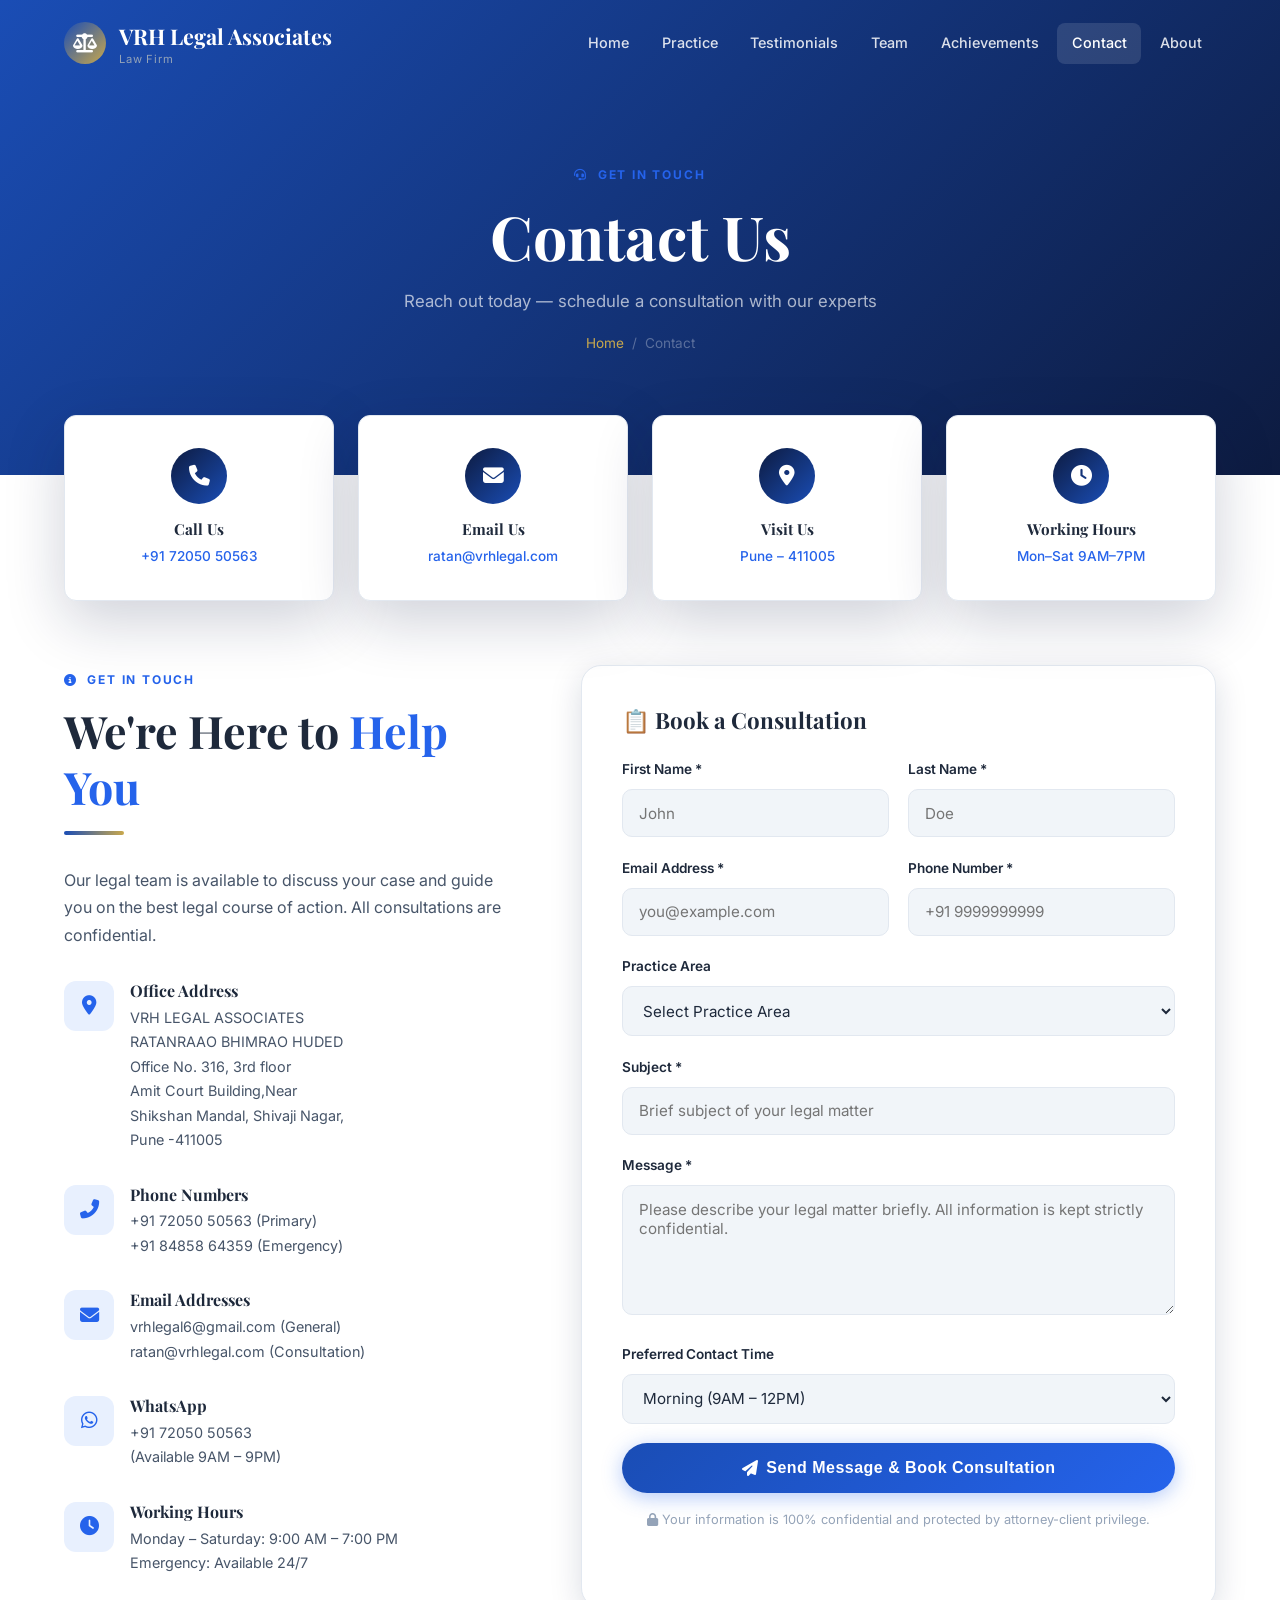
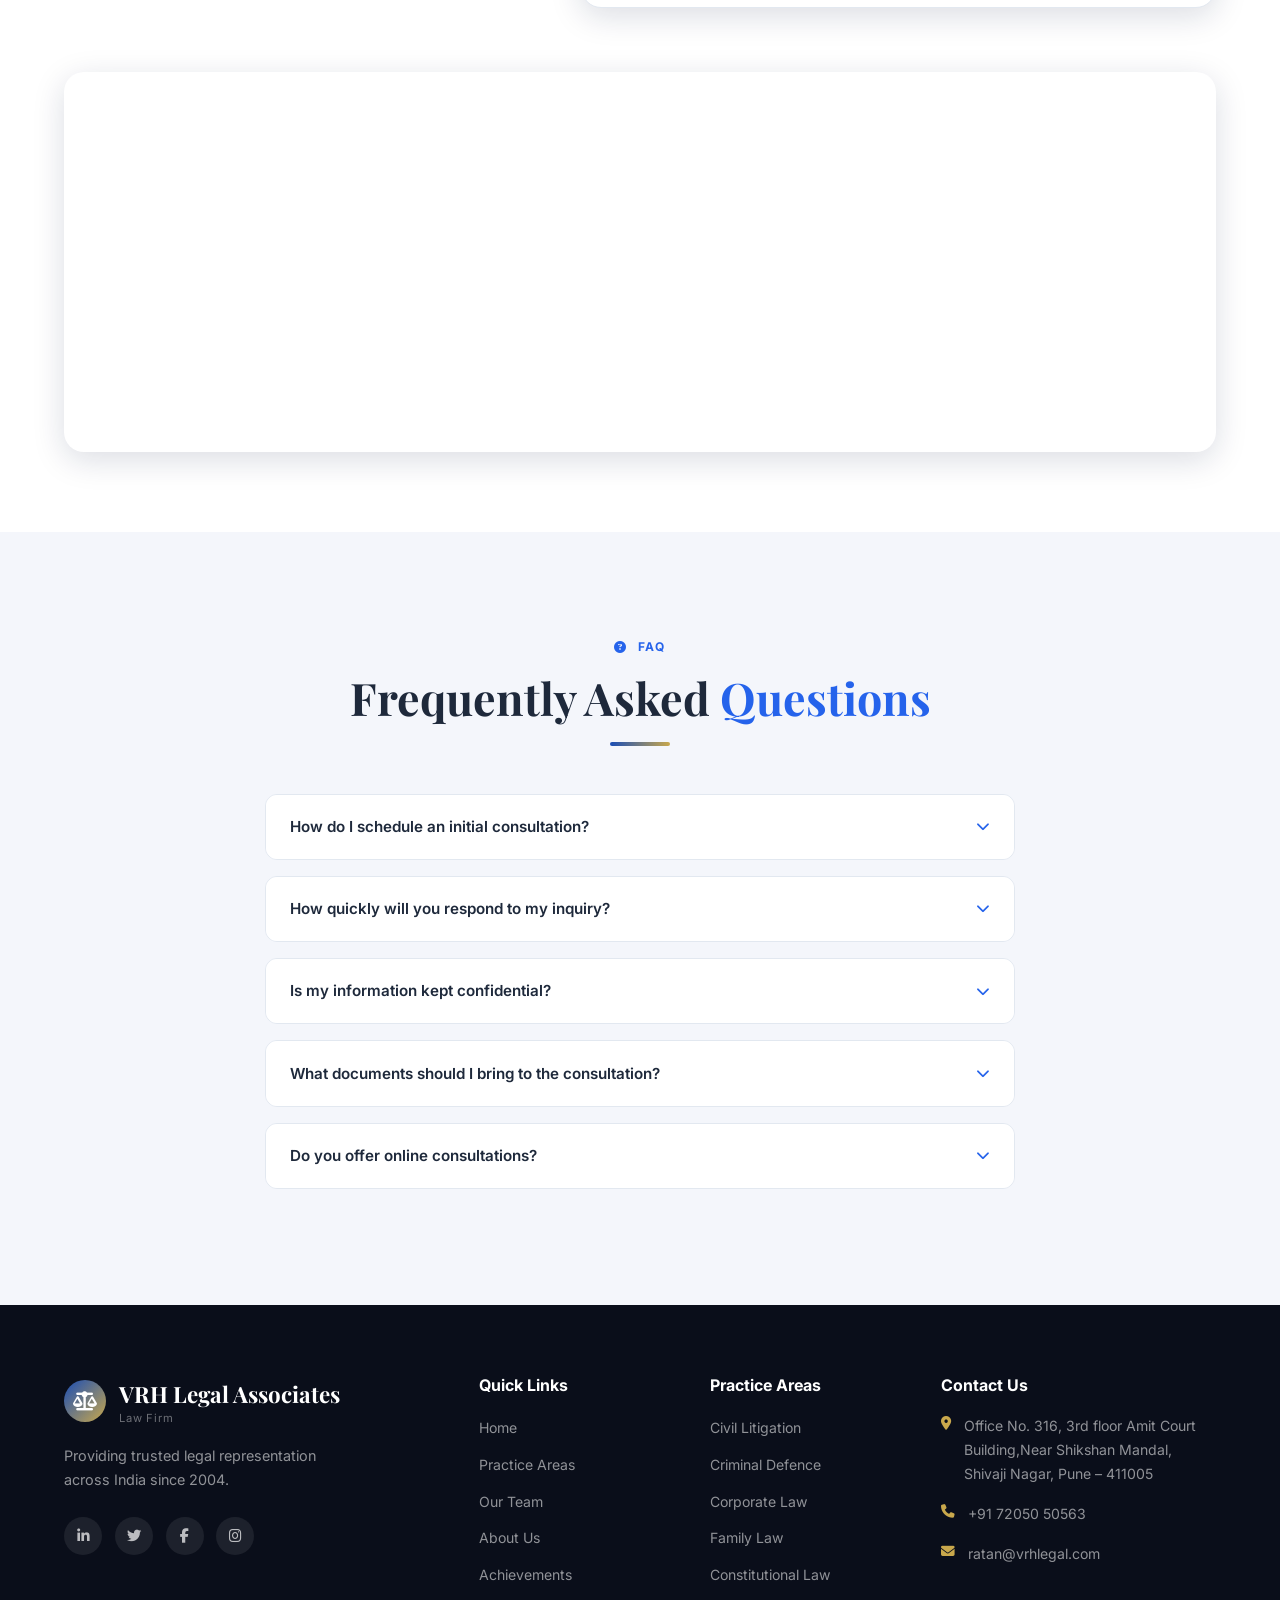
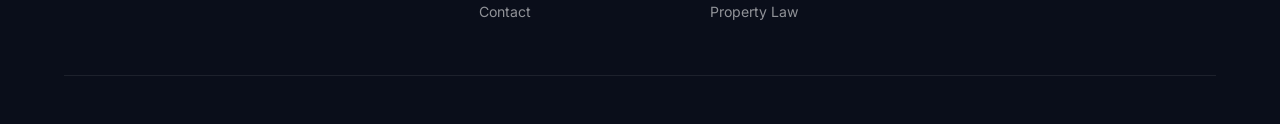
<file: contact.html>
<!DOCTYPE html>
<html lang="en">

<head>
  <meta charset="UTF-8" />
  <meta name="viewport" content="width=device-width,initial-scale=1.0" />
  <title>Contact Us – VRH Legal</title>
  <meta name="description"
    content="Get in touch with VRH Legal. Book a consultation, call us or visit our office in New Delhi. We respond within 24 hours." />
  <link rel="stylesheet" href="css/styles.css" />
  <link rel="stylesheet" href="https://cdnjs.cloudflare.com/ajax/libs/font-awesome/6.5.0/css/all.min.css" />
  <link rel="icon"
    href="data:image/svg+xml,<svg xmlns='http://www.w3.org/2000/svg' viewBox='0 0 100 100'><text y='.9em' font-size='90'>⚖️</text></svg>" />
  <style>
    .contact-hero-cards {
      display: grid;
      grid-template-columns: repeat(auto-fit, minmax(200px, 1fr));
      gap: 1.5rem;
      margin-top: -60px;
      position: relative;
      z-index: 10
    }

    .chc {
      background: #fff;
      border-radius: var(--radius);
      padding: 2rem 1.5rem;
      text-align: center;
      box-shadow: var(--shadow-lg);
      border: 1px solid #e2e8f0;
      transition: var(--transition)
    }

    .chc:hover {
      transform: translateY(-4px);
      box-shadow: 0 20px 50px rgba(13, 27, 64, .15)
    }

    .chc-icon {
      width: 56px;
      height: 56px;
      border-radius: 50%;
      background: linear-gradient(135deg, var(--navy), var(--blue));
      display: flex;
      align-items: center;
      justify-content: center;
      font-size: 1.3rem;
      color: #fff;
      margin: 0 auto 1rem
    }

    .chc h4 {
      font-size: .95rem;
      margin-bottom: .4rem
    }

    .chc p {
      font-size: .85rem;
      margin: 0;
      color: var(--blue-light);
      font-weight: 500
    }

    .map-section {
      margin-top: 4rem;
      border-radius: var(--radius-lg);
      overflow: hidden;
      height: 380px;
      box-shadow: var(--shadow-md)
    }

    .map-section iframe {
      width: 100%;
      height: 100%;
      border: none
    }

    .faq-list {
      max-width: 750px;
      margin: 3rem auto 0
    }

    .faq-item {
      border: 1px solid #e2e8f0;
      border-radius: var(--radius);
      overflow: hidden;
      margin-bottom: 1rem
    }

    .faq-q {
      display: flex;
      justify-content: space-between;
      align-items: center;
      padding: 1.2rem 1.5rem;
      cursor: pointer;
      font-weight: 600;
      font-size: .95rem;
      background: #fff;
      transition: var(--transition)
    }

    .faq-q:hover {
      background: var(--blue-pale)
    }

    .faq-q i {
      transition: var(--transition);
      color: var(--blue-light);
      font-size: .85rem;
      flex-shrink: 0
    }

    .faq-a {
      display: none;
      padding: 0 1.5rem 1.2rem;
      font-size: .9rem;
      color: var(--gray-600);
      line-height: 1.8;
      background: #fff
    }

    .faq-item.open .faq-q {
      background: var(--blue-pale);
      color: var(--blue)
    }

    .faq-item.open .faq-q i {
      transform: rotate(180deg)
    }

    .faq-item.open .faq-a {
      display: block
    }
  </style>
</head>

<body>

  <nav id="navbar">
    <div class="container nav-inner">
      <a href="index.html" class="nav-logo">
        <div class="logo-icon"><i class="fas fa-balance-scale"></i></div>
        <div><span class="logo-text">VRH Legal Associates</span><span class="logo-sub">Law Firm </span></div>
      </a>
      <div class="nav-links" id="navLinks">
        <a href="index.html">Home</a><a href="practice.html">Practice</a>
        <a href="testimonials.html">Testimonials</a><a href="team.html">Team</a>
        <a href="achievements.html">Achievements</a><a href="contact.html" class="active">Contact</a>
        <a href="about.html">About</a>
      </div>
      <button class="hamburger" id="hamburger" aria-label="Menu"><span></span><span></span><span></span></button>
    </div>
  </nav>

  <section class="page-hero" style="padding-bottom:120px">
    <div class="container">
      <span class="section-label"><i class="fas fa-headset"></i>&nbsp; Get In Touch</span>
      <h1>Contact Us</h1>
      <p>Reach out today — schedule a consultation with our experts</p>
      <div class="breadcrumb"><a href="index.html">Home</a><span>/</span><span>Contact</span></div>
    </div>
  </section>

  <section style="padding:0 0 80px">
    <div class="container">
      <div class="contact-hero-cards reveal">
        <div class="chc">
          <div class="chc-icon"><i class="fas fa-phone"></i></div>
          <h4>Call Us</h4>
          <p>+91 72050 50563</p>
        </div>
        <div class="chc">
          <div class="chc-icon"><i class="fas fa-envelope"></i></div>
          <h4>Email Us</h4>
          <p>ratan@vrhlegal.com</p>
        </div>
        <div class="chc">
          <div class="chc-icon"><i class="fas fa-map-marker-alt"></i></div>
          <h4>Visit Us</h4>
          <p>Pune – 411005</p>
        </div>
        <div class="chc">
          <div class="chc-icon"><i class="fas fa-clock"></i></div>
          <h4>Working Hours</h4>
          <p>Mon–Sat 9AM–7PM</p>
        </div>
      </div>

      <div class="contact-grid" style="margin-top:4rem">
        <div class="reveal-left">
          <span class="section-label"><i class="fas fa-info-circle"></i>&nbsp; Get In Touch</span>
          <h2 style="margin-bottom:1rem">We're Here to <span class="text-blue">Help You</span></h2>
          <div class="divider divider-left"></div>
          <p style="margin-bottom:2rem">Our legal team is available to discuss your case and guide you on the best legal
            course of action. All consultations are confidential.</p>

          <div class="contact-info-item">
            <div class="contact-icon"><i class="fas fa-map-marker-alt"></i></div>
            <div>
              <h4>Office Address</h4>
              <p>VRH LEGAL ASSOCIATES<br /> RATANRAAO BHIMRAO HUDED<br /> Office No. 316, 3rd floor<br />Amit Court
                Building,Near<br />
                Shikshan Mandal, Shivaji Nagar,<br />Pune -411005</p>
            </div>
          </div>
          <div class="contact-info-item">
            <div class="contact-icon"><i class="fas fa-phone-alt"></i></div>
            <div>
              <h4>Phone Numbers</h4>
              <p>+91 72050 50563 (Primary)<br />+91 84858 64359 (Emergency)</p>
            </div>
          </div>
          <div class="contact-info-item">
            <div class="contact-icon"><i class="fas fa-envelope"></i></div>
            <div>
              <h4>Email Addresses</h4>
              <p>vrhlegal6@gmail.com (General)<br />ratan@vrhlegal.com (Consultation)</p>
            </div>
          </div>
          <div class="contact-info-item">
            <div class="contact-icon"><i class="fab fa-whatsapp"></i></div>
            <div>
              <h4>WhatsApp</h4>
              <p>+91 72050 50563<br />(Available 9AM – 9PM)</p>
            </div>
          </div>
          <div class="contact-info-item">
            <div class="contact-icon"><i class="fas fa-clock"></i></div>
            <div>
              <h4>Working Hours</h4>
              <p>Monday – Saturday: 9:00 AM – 7:00 PM<br />Emergency: Available 24/7</p>
            </div>
          </div>
        </div>

        <div class="contact-form reveal-right">
          <h3 style="margin-bottom:1.5rem;font-size:1.4rem">📋 Book a Consultation</h3>
          <form id="contactForm">
            <div class="form-row">
              <div class="form-group">
                <label for="firstName">First Name *</label>
                <input type="text" id="firstName" name="firstName" placeholder="John" required />
              </div>
              <div class="form-group">
                <label for="lastName">Last Name *</label>
                <input type="text" id="lastName" name="lastName" placeholder="Doe" required />
              </div>
            </div>
            <div class="form-row">
              <div class="form-group">
                <label for="email">Email Address *</label>
                <input type="email" id="email" name="email" placeholder="you@example.com" required />
              </div>
              <div class="form-group">
                <label for="phone">Phone Number *</label>
                <input type="tel" id="phone" name="phone" placeholder="+91 9999999999" required />
              </div>
            </div>
            <div class="form-group">
              <label for="practice">Practice Area</label>
              <select id="practice" name="practice">
                <option value="">Select Practice Area</option>
                <option>Civil Litigation</option>
                <option>Criminal Defence</option>
                <option>Corporate Law</option>
                <option>Family Law</option>
                <option>Constitutional Law</option>
                <option>Property Law</option>
                <option>Other / Not Sure</option>
              </select>
            </div>
            <div class="form-group">
              <label for="subject">Subject *</label>
              <input type="text" id="subject" name="subject" placeholder="Brief subject of your legal matter"
                required />
            </div>
            <div class="form-group">
              <label for="message">Message *</label>
              <textarea id="message" name="message"
                placeholder="Please describe your legal matter briefly. All information is kept strictly confidential."
                required></textarea>
            </div>
            <div class="form-group">
              <label for="preferred">Preferred Contact Time</label>
              <select id="preferred" name="preferred">
                <option>Morning (9AM – 12PM)</option>
                <option>Afternoon (12PM – 3PM)</option>
                <option>Evening (3PM – 7PM)</option>
                <option>Any Time</option>
              </select>
            </div>
            <button type="submit" class="btn btn-primary"
              style="width:100%;justify-content:center;font-size:1rem;padding:1rem">
              <i class="fas fa-paper-plane"></i> Send Message & Book Consultation
            </button>
            <p style="font-size:.8rem;text-align:center;margin-top:1rem;color:var(--gray-400)"><i
                class="fas fa-lock"></i> Your information is 100% confidential and protected by attorney-client
              privilege.</p>
          </form>
        </div>
      </div>

      <!-- Map -->
      <div class="map-section reveal">
        <iframe
          src="https://www.google.com/maps/place/Amit+Court+Building/@18.5241082,73.8515751,17.5z/data=!4m6!3m5!1s0x3bc2c063664fcdf3:0xa76374c5885c72d3!8m2!3d18.5245645!4d73.8553516!16s%2Fg%2F11c5b59gsd?hl=en&entry=ttu&g_ep=EgoyMDI2MDYxMC4wIKXMDSoASAFQAw%3D%3D"
          allowfullscreen="" loading="lazy" referrerpolicy="no-referrer-when-downgrade"
          title="VRH Legal Associates Office Location – Pune">
        </iframe>
      </div>
    </div>
  </section>

  <!-- FAQ -->
  <section class="section-pad bg-off">
    <div class="container text-center">
      <span class="section-label"><i class="fas fa-question-circle"></i>&nbsp; FAQ</span>
      <h2 class="section-title">Frequently Asked <span class="text-blue">Questions</span></h2>
      <div class="divider"></div>
      <div class="faq-list">
        <div class="faq-item">
          <div class="faq-q">How do I schedule an initial consultation? <i class="fas fa-chevron-down"></i></div>
          <div class="faq-a">You can easily book a 30-minute consultation by filling out our contact form, calling our
            office, or messaging us on WhatsApp. We will discuss your matter in detail and outline the best legal
            strategy for you.</div>
        </div>
        <div class="faq-item">
          <div class="faq-q">How quickly will you respond to my inquiry? <i class="fas fa-chevron-down"></i></div>
          <div class="faq-a">We respond to all inquiries within 24 business hours. For urgent matters, please call our
            emergency line (+91 98765 43210) for immediate assistance.</div>
        </div>
        <div class="faq-item">
          <div class="faq-q">Is my information kept confidential? <i class="fas fa-chevron-down"></i></div>
          <div class="faq-a">Absolutely. All communications with VRH Legal are protected by strict attorney-client
            privilege. Your information is never shared with any third party.</div>
        </div>
        <div class="faq-item">
          <div class="faq-q">What documents should I bring to the consultation? <i class="fas fa-chevron-down"></i>
          </div>
          <div class="faq-a">Bring any relevant documents related to your matter — court notices, contracts, property
            papers, correspondence etc. Even if you have nothing, we can guide you from scratch.</div>
        </div>
        <div class="faq-item">
          <div class="faq-q">Do you offer online consultations? <i class="fas fa-chevron-down"></i></div>
          <div class="faq-a">Yes, we offer video consultations via Zoom, Google Meet or WhatsApp Video for clients who
            cannot visit in person. Simply mention your preference when booking.</div>
        </div>
      </div>
    </div>
  </section>

  <footer>
    <div class="container">
      <div class="footer-main">
        <div class="footer-brand">
          <div class="nav-logo" style="margin-bottom:.8rem">
            <div class="logo-icon"><i class="fas fa-balance-scale"></i></div>
            <div><span class="logo-text">VRH Legal Associates</span>
              <span class="logo-sub" style="color:rgba(255,255,255,.4)">Law Firm</span>
            </div>
          </div>
          <p>Providing trusted legal representation across India since 2004.</p>
          <div class="footer-social">
            <a href="#"><i class="fab fa-linkedin-in"></i></a><a href="#"><i class="fab fa-twitter"></i></a>
            <a href="#"><i class="fab fa-facebook-f"></i></a><a href="#"><i class="fab fa-instagram"></i></a>
          </div>
        </div>
        <div class="footer-col">
          <h4>Quick Links</h4>
          <ul>
            <li><a href="index.html">Home</a></li>
            <li><a href="practice.html">Practice Areas</a></li>
            <li><a href="team.html">Our Team</a></li>
            <li><a href="about.html">About Us</a></li>
            <li><a href="achievements.html">Achievements</a></li>
            <li><a href="contact.html">Contact</a></li>
          </ul>
        </div>
        <div class="footer-col">
          <h4>Practice Areas</h4>
          <ul>
            <li><a href="practice.html#civil">Civil Litigation</a></li>
            <li><a href="practice.html#criminal">Criminal Defence</a></li>
            <li><a href="practice.html#corporate">Corporate Law</a></li>
            <li><a href="practice.html#family">Family Law</a></li>
            <li><a href="practice.html#constitutional">Constitutional Law</a></li>
            <li><a href="practice.html#property">Property Law</a></li>
          </ul>
        </div>
        <div class="footer-col">
          <h4>Contact Us</h4>
          <div class="footer-contact-item"><i class="fas fa-map-marker-alt"></i><span>Office No. 316, 3rd floor
              Amit Court Building,Near
              Shikshan Mandal, Shivaji Nagar,
              Pune – 411005</span></div>
          <div class="footer-contact-item"><i class="fas fa-phone"></i><span>+91 72050 50563</span></div>
          <div class="footer-contact-item"><i class="fas fa-envelope"></i><span>ratan@vrhlegal.com</span></div>
        </div>
      </div>
      <div class="footer-bottom">
      </div>
    </div>
  </footer>

  <button id="back-top" aria-label="Back to top"><i class="fas fa-chevron-up"></i></button>
  <script src="js/main.js"></script>
  <script>
    // FAQ accordion
    document.querySelectorAll('.faq-q').forEach(q => {
      q.addEventListener('click', () => {
        const item = q.parentElement;
        const isOpen = item.classList.contains('open');
        document.querySelectorAll('.faq-item').forEach(i => i.classList.remove('open'));
        if (!isOpen) item.classList.add('open');
      });
    });
  </script>
</body>

</html>
</file>
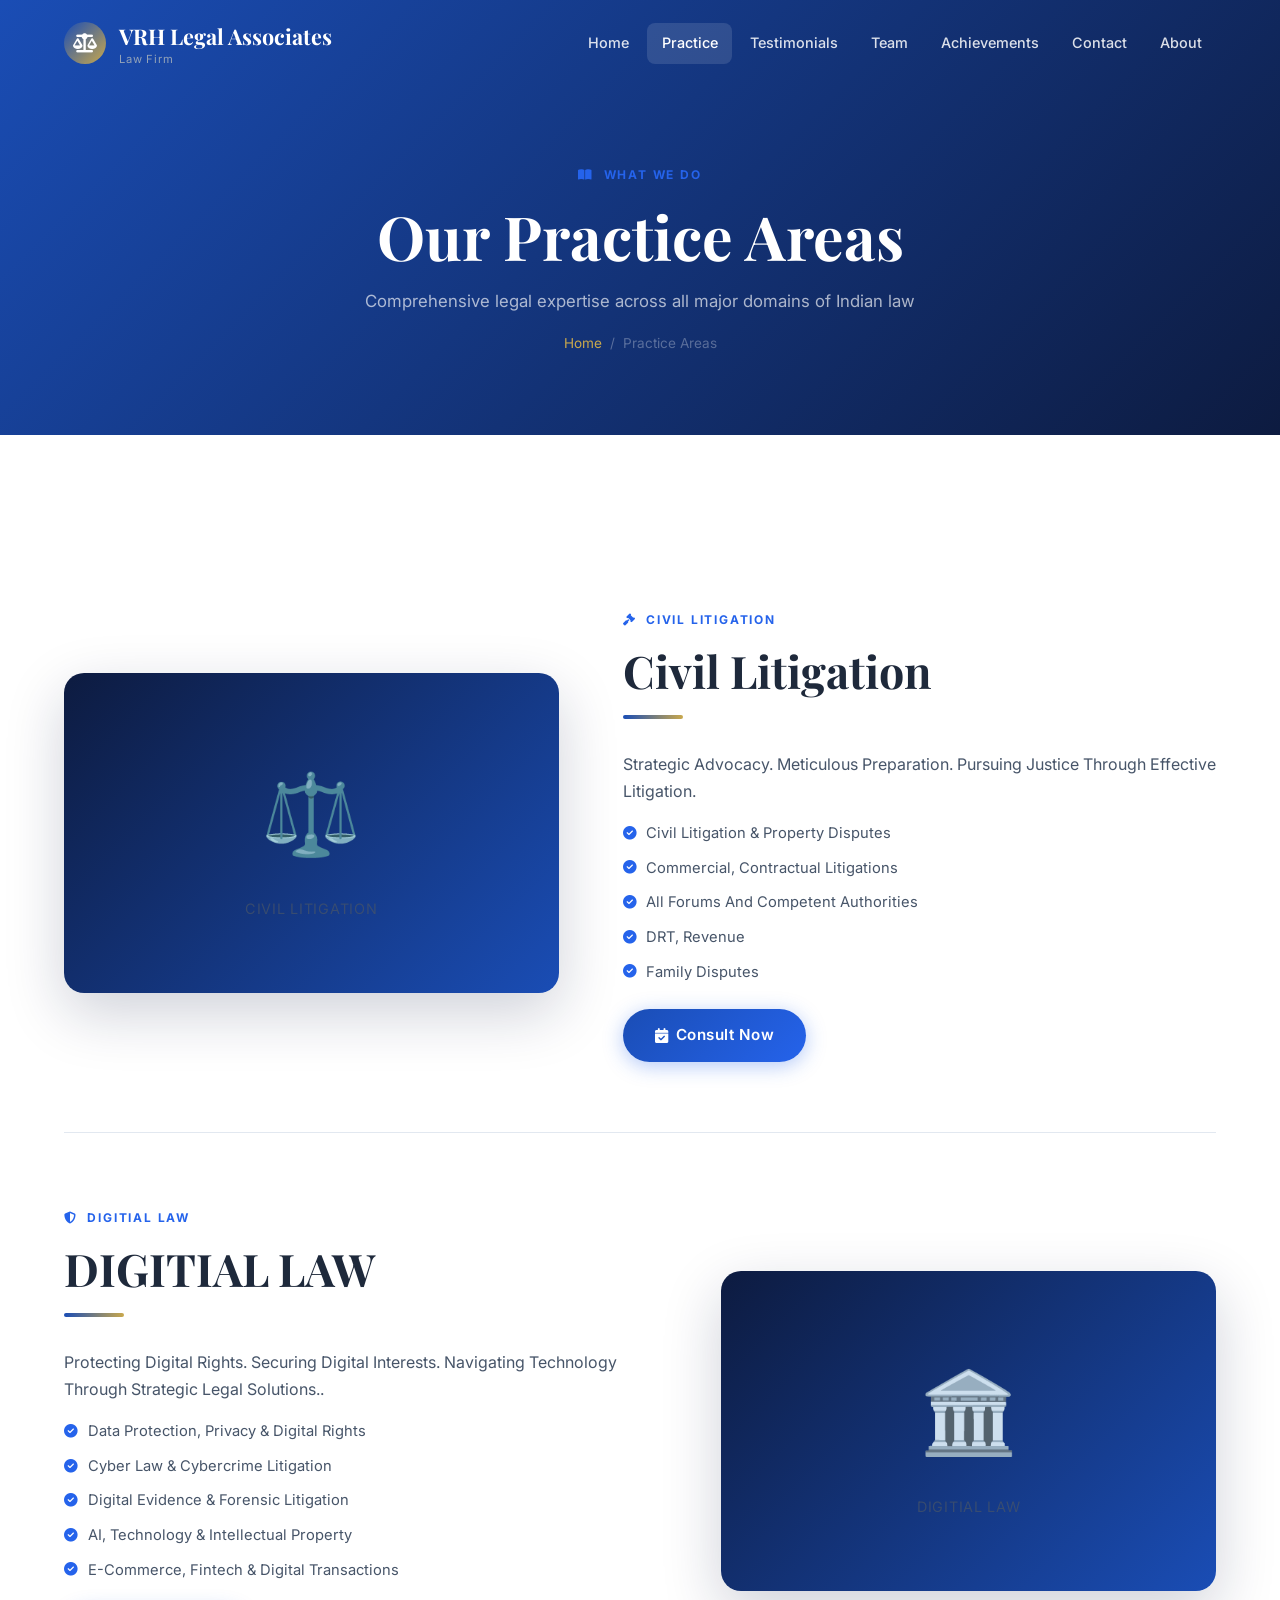
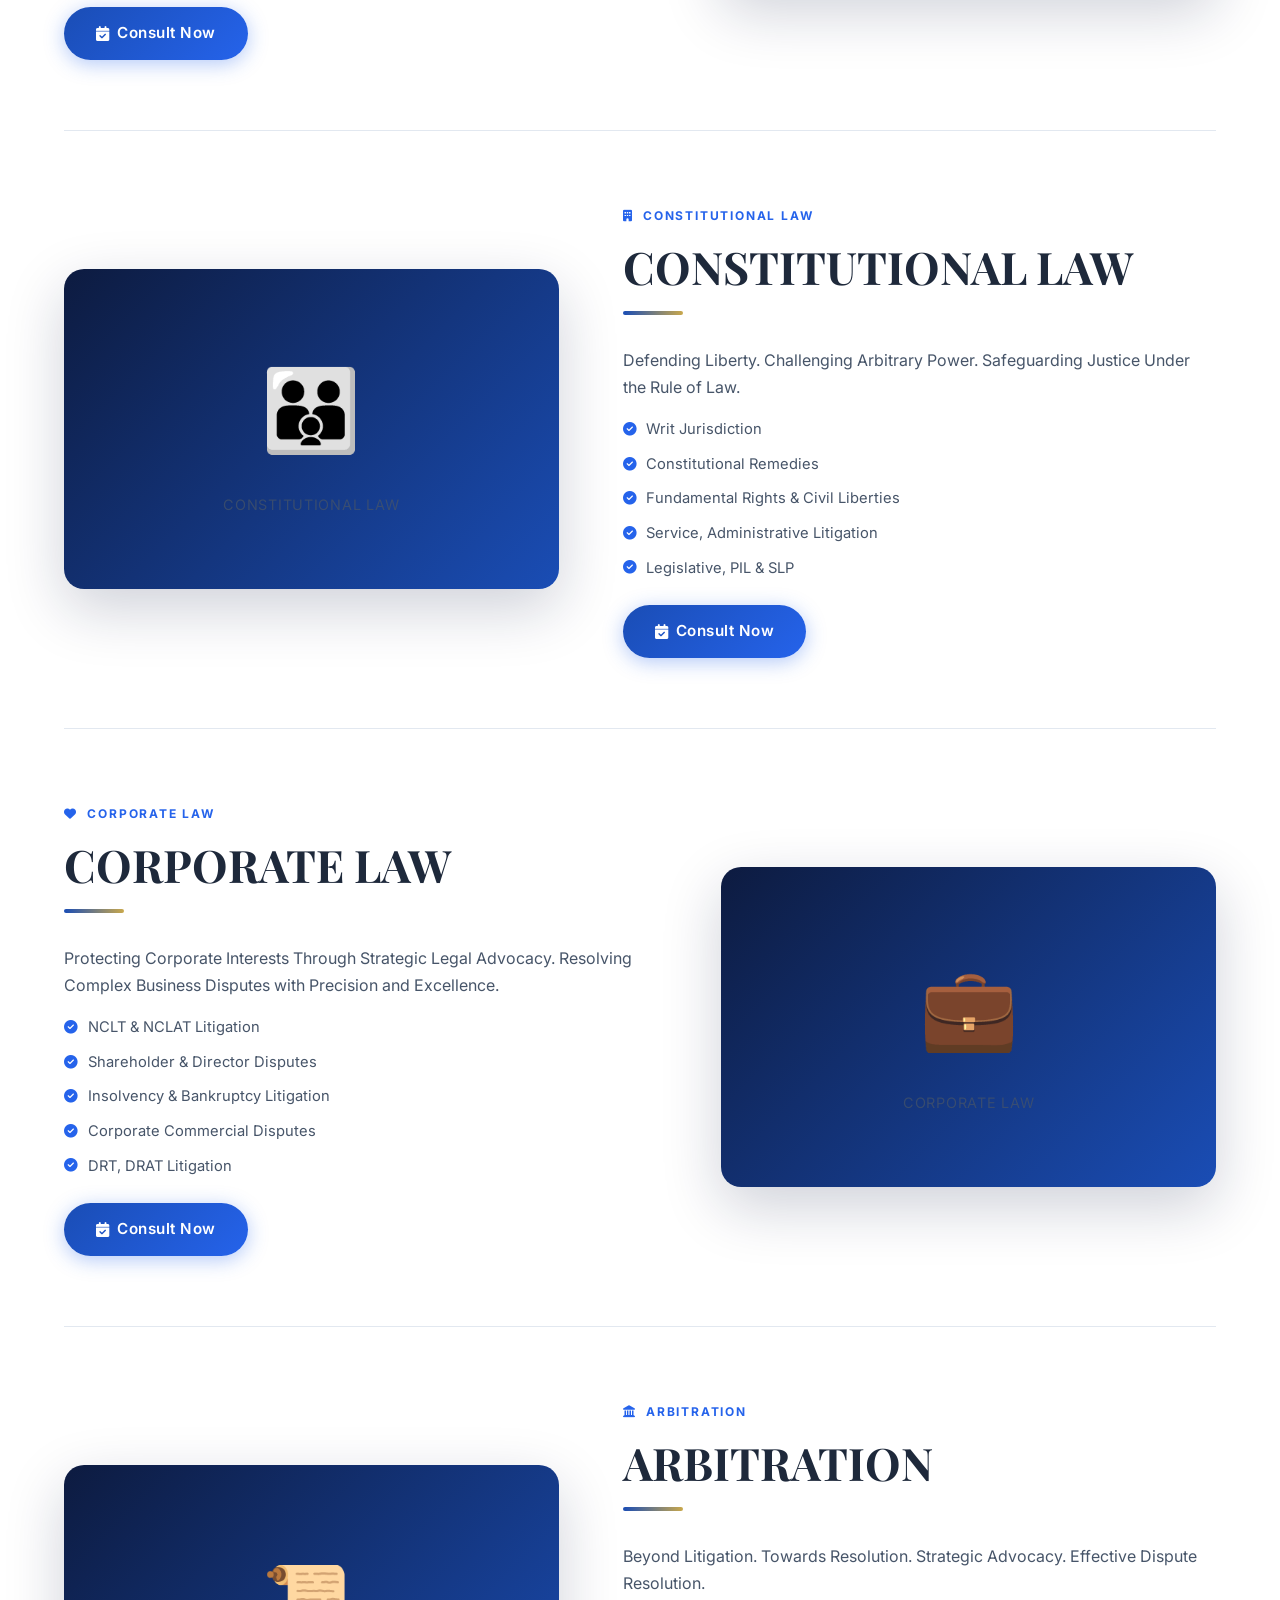
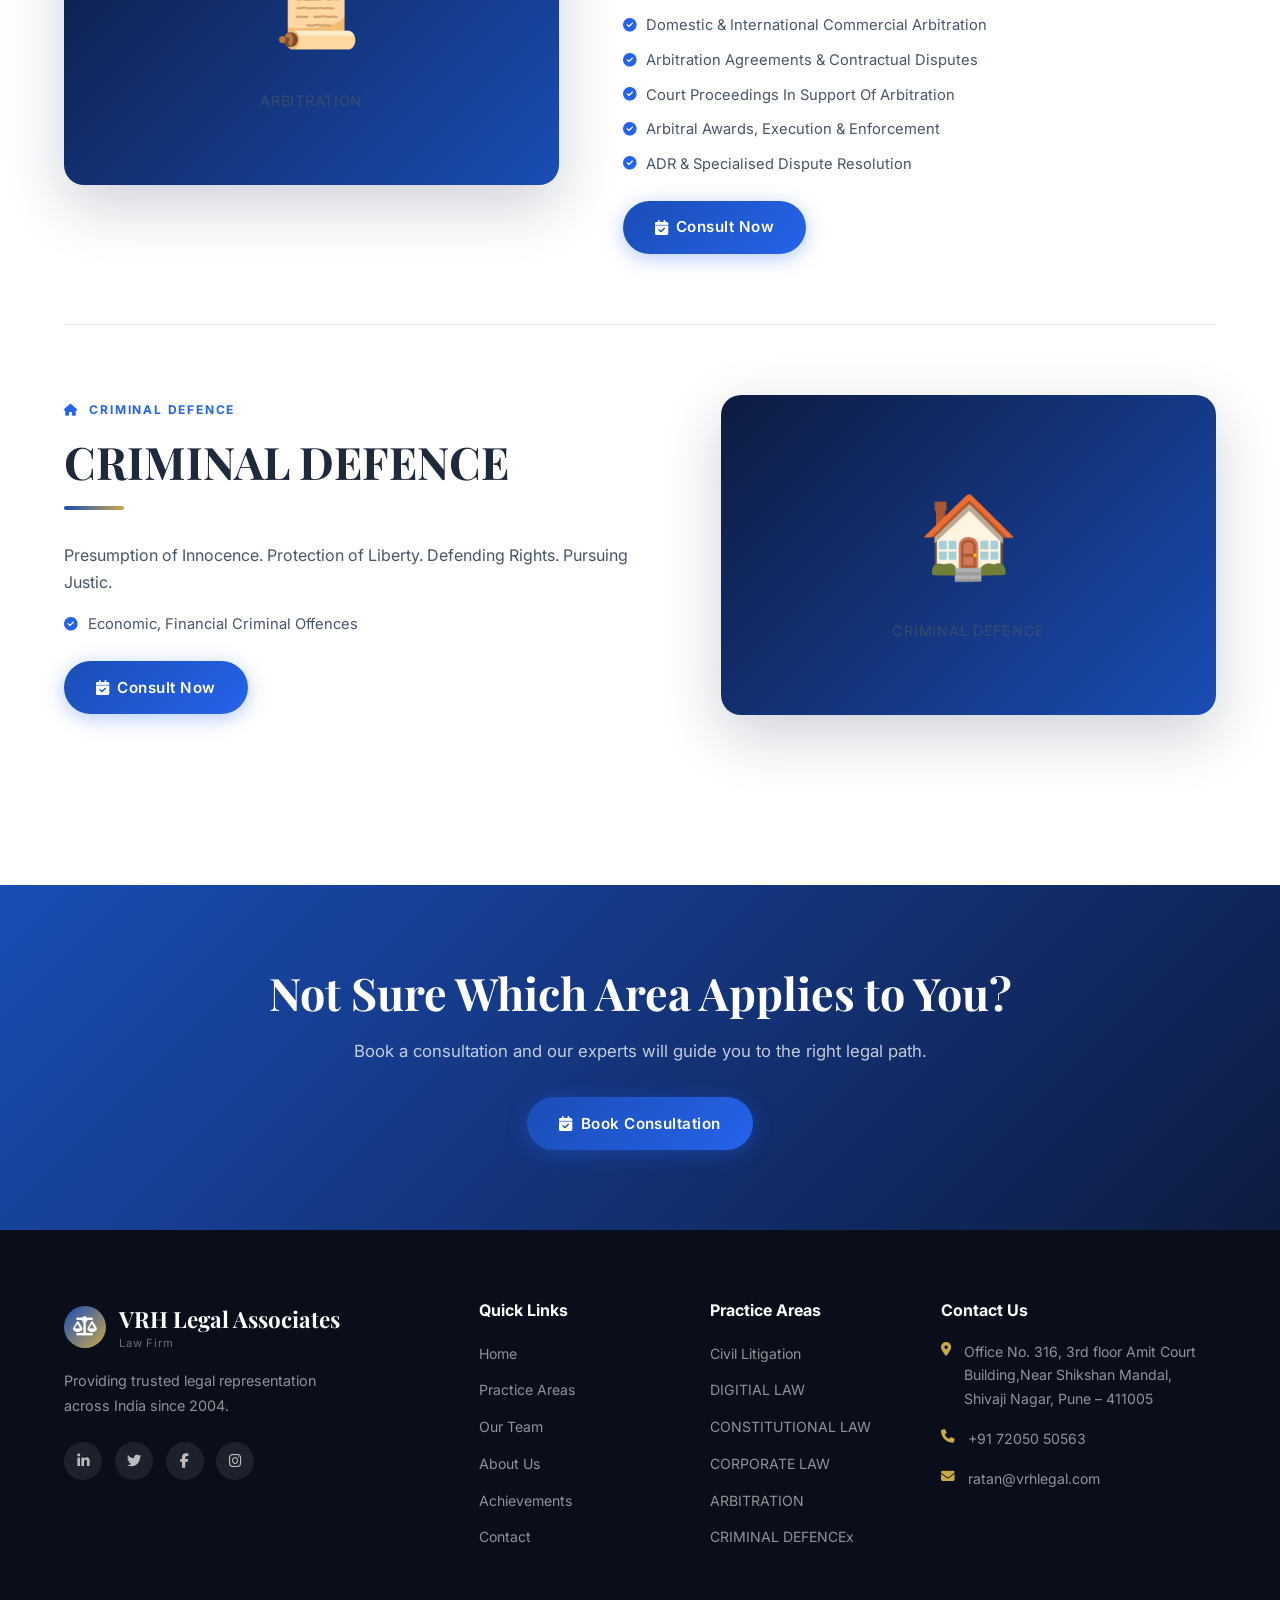
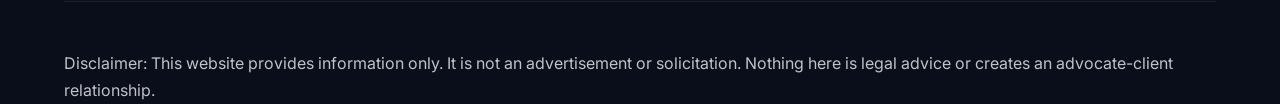
<file: practice.html>
<!DOCTYPE html>
<html lang="en">

<head>
  <meta charset="UTF-8" />
  <meta name="viewport" content="width=device-width,initial-scale=1.0" />
  <title>Practice Areas – VRH Legal</title>
  <meta name="description"
    content="Explore our comprehensive legal practice areas including civil litigation, criminal defence, corporate law, family law, constitutional law and property law." />
  <link rel="stylesheet" href="css/styles.css" />
  <link rel="stylesheet" href="https://cdnjs.cloudflare.com/ajax/libs/font-awesome/6.5.0/css/all.min.css" />
  <link rel="icon"
    href="data:image/svg+xml,<svg xmlns='http://www.w3.org/2000/svg' viewBox='0 0 100 100'><text y='.9em' font-size='90'>⚖️</text></svg>" />
  <style>
    .practice-detail {
      display: grid;
      grid-template-columns: 1fr 1.2fr;
      gap: 4rem;
      align-items: center;
      padding: 70px 0;
      border-bottom: 1px solid #e2e8f0
    }

    .practice-detail:last-child {
      border-bottom: none
    }

    .practice-detail.reverse {
      direction: rtl
    }

    .practice-detail.reverse>* {
      direction: ltr
    }

    .practice-visual {
      border-radius: var(--radius-lg);
      overflow: hidden;
      box-shadow: var(--shadow-lg)
    }

    .practice-visual-inner {
      height: 320px;
      display: flex;
      flex-direction: column;
      align-items: center;
      justify-content: center;
      gap: 1rem;
      background: linear-gradient(135deg, var(--navy), var(--blue));
      color: #fff;
    }

    .practice-visual-inner .big-icon {
      font-size: 5rem
    }

    .practice-visual-inner p {
      font-size: .9rem;
      opacity: .7;
      letter-spacing: .05em;
      text-transform: uppercase
    }

    .practice-detail-content .tags {
      display: flex;
      flex-wrap: wrap;
      gap: .5rem;
      margin: 1.2rem 0
    }

    .tag {
      padding: .35rem .9rem;
      border-radius: 50px;
      font-size: .78rem;
      font-weight: 600;
      background: var(--blue-pale);
      color: var(--blue-light);
    }

    .practice-detail-content ul {
      margin: 1rem 0 1.5rem;
      display: flex;
      flex-direction: column;
      gap: .6rem
    }

    .practice-detail-content ul li {
      display: flex;
      align-items: center;
      gap: .6rem;
      font-size: .92rem;
      color: var(--gray-600)
    }

    .practice-detail-content ul li i {
      color: var(--blue-light);
      font-size: .85rem
    }

    @media(max-width:768px) {

      .practice-detail,
      .practice-detail.reverse {
        grid-template-columns: 1fr;
        direction: ltr
      }
    }
  </style>
</head>

<body>

  <nav id="navbar">
    <div class="container nav-inner">
      <a href="index.html" class="nav-logo">
        <div class="logo-icon"><i class="fas fa-balance-scale"></i></div>
        <div><span class="logo-text">VRH Legal Associates</span><span class="logo-sub">Law Firm </span></div>
      </a>
      <div class="nav-links" id="navLinks">
        <a href="index.html">Home</a>
        <a href="practice.html" class="active">Practice</a>
        <a href="testimonials.html">Testimonials</a>
        <a href="team.html">Team</a>
        <a href="achievements.html">Achievements</a>
        <a href="contact.html">Contact</a>
        <a href="about.html">About</a>
      </div>
      <button class="hamburger" id="hamburger" aria-label="Menu"><span></span><span></span><span></span></button>
    </div>
  </nav>

  <section class="page-hero">
    <div class="container">
      <span class="section-label"><i class="fas fa-book-open"></i>&nbsp; What We Do</span>
      <h1>Our Practice Areas</h1>
      <p>Comprehensive legal expertise across all major domains of Indian law</p>
      <div class="breadcrumb"><a href="index.html">Home</a><span>/</span><span>Practice Areas</span></div>
    </div>
  </section>

  <section class="section-pad">
    <div class="container">

      <!-- Civil Litigation -->
      <div class="practice-detail" id="civil">
        <div class="practice-visual reveal-left">
          <div class="practice-visual-inner">
            <div class="big-icon">⚖️</div>
            <p>Civil Litigation</p>
          </div>
        </div>
        <div class="practice-detail-content reveal-right">
          <span class="section-label"><i class="fas fa-gavel"></i>&nbsp; Civil Litigation</span>
          <h2>Civil Litigation</h2>
          <div class="divider divider-left"></div>
          <p>Strategic Advocacy. Meticulous Preparation. Pursuing Justice Through Effective Litigation.</p>
          <!-- <div class="tags"><span class="tag">Property Disputes</span><span class="tag">Contractual Claims</span><span
              class="tag">Tort Law</span><span class="tag">Consumer Rights</span><span class="tag">Injunctions</span>
          </div> -->
          <ul>
            <li><i class="fas fa-check-circle"></i> Civil Litigation & Property Disputes</li>
            <li><i class="fas fa-check-circle"></i> Commercial, Contractual Litigations</li>
            <li><i class="fas fa-check-circle"></i> All Forums And Competent Authorities</li>
            <li><i class="fas fa-check-circle"></i> DRT, Revenue</li>
            <li><i class="fas fa-check-circle"></i> Family Disputes</li>
          </ul>
          <a href="contact.html" class="btn btn-primary"><i class="fas fa-calendar-check"></i> Consult Now</a>
        </div>
      </div>

      <!-- DIGITIAL LAW -->
      <div class="practice-detail reverse" id="criminal">
        <div class="practice-visual reveal-right">
          <div class="practice-visual-inner">
            <div class="big-icon">🏛️</div>
            <p>DIGITIAL LAW</p>
          </div>
        </div>
        <div class="practice-detail-content reveal-left">
          <span class="section-label"><i class="fas fa-shield-alt"></i>&nbsp; DIGITIAL LAW</span>
          <h2>DIGITIAL LAW</h2>
          <div class="divider divider-left"></div>
          <p>Protecting Digital Rights. Securing Digital Interests. Navigating Technology Through Strategic Legal Solutions..</p>
          <!-- <div class="tags"><span class="tag">Bail Applications</span><span class="tag">Sessions Court</span><span
              class="tag">High Court</span><span class="tag">Supreme Court</span><span class="tag">Appeals</span></div> -->
          <ul>
            <li><i class="fas fa-check-circle"></i> Data Protection, Privacy & Digital Rights</li>
            <li><i class="fas fa-check-circle"></i> Cyber Law & Cybercrime Litigation</li>
            <li><i class="fas fa-check-circle"></i> Digital Evidence & Forensic Litigation</li>
            <li><i class="fas fa-check-circle"></i> AI, Technology & Intellectual Property</li>
            <li><i class="fas fa-check-circle"></i> E-Commerce, Fintech & Digital Transactions</li>
          </ul>
          <a href="contact.html" class="btn btn-primary"><i class="fas fa-calendar-check"></i> Consult Now</a>
        </div>
      </div>

      <!-- CONSTITUTIONAL LAW -->
      <div class="practice-detail" id="corporate">
        <div class="practice-visual reveal-left">
          <div class="practice-visual-inner">
            <div class="big-icon">👪</div>
            <p>CONSTITUTIONAL LAW</p>
          </div>
        </div>
        <div class="practice-detail-content reveal-right">
          <span class="section-label"><i class="fas fa-building"></i>&nbsp; CONSTITUTIONAL LAW</span>
          <h2>CONSTITUTIONAL LAW</h2>
          <div class="divider divider-left"></div>
          <p>Defending Liberty. Challenging Arbitrary Power. Safeguarding Justice Under the Rule of Law.</p>
          <!-- <div class="tags"><span class="tag">Company Formation</span><span class="tag">M&A</span><span
              class="tag">Contracts</span><span class="tag">Compliance</span><span class="tag">IPR</span></div> -->
          <ul>
            <li><i class="fas fa-check-circle"></i> Writ Jurisdiction</li>
            <li><i class="fas fa-check-circle"></i> Constitutional Remedies</li>
            <li><i class="fas fa-check-circle"></i> Fundamental Rights & Civil Liberties</li>
            <li><i class="fas fa-check-circle"></i> Service, Administrative Litigation</li>
            <li><i class="fas fa-check-circle"></i> Legislative, PIL & SLP</li>
          </ul>
          <a href="contact.html" class="btn btn-primary"><i class="fas fa-calendar-check"></i> Consult Now</a>
        </div>
      </div>

      <!-- 04	CORPORATE LAW -->
      <div class="practice-detail reverse" id="family">
        <div class="practice-visual reveal-right">
          <div class="practice-visual-inner">
          <div class="big-icon">💼</div>
            <p>CORPORATE LAW</p>
          </div>
        </div>
        <div class="practice-detail-content reveal-left">
          <span class="section-label"><i class="fas fa-heart"></i>&nbsp; CORPORATE LAW</span>
          <h2>CORPORATE LAW</h2>
          <div class="divider divider-left"></div>
          <p>Protecting Corporate Interests Through Strategic Legal Advocacy. Resolving Complex Business Disputes with Precision and Excellence.</p>
          <!-- <div class="tags"><span class="tag">Divorce</span><span class="tag">Child Custody</span><span
              class="tag">Maintenance</span><span class="tag">Adoption</span><span class="tag">DV Act</span></div> -->
          <ul>
            <li><i class="fas fa-check-circle"></i> NCLT & NCLAT Litigation</li>
            <li><i class="fas fa-check-circle"></i> Shareholder & Director Disputes</li>
            <li><i class="fas fa-check-circle"></i> Insolvency & Bankruptcy Litigation</li>
            <li><i class="fas fa-check-circle"></i> Corporate Commercial Disputes</li>
            <li><i class="fas fa-check-circle"></i> DRT, DRAT Litigation</li>
          </ul>
          <a href="contact.html" class="btn btn-primary"><i class="fas fa-calendar-check"></i> Consult Now</a>
        </div>
      </div>

      <!-- ARBITRATION -->
      <div class="practice-detail" id="constitutional">
        <div class="practice-visual reveal-left">
          <div class="practice-visual-inner">
            <div class="big-icon">📜</div>
            <p>ARBITRATION</p>
          </div>
        </div>
        <div class="practice-detail-content reveal-right">
          <span class="section-label"><i class="fas fa-landmark"></i>&nbsp; ARBITRATION</span>
          <h2>ARBITRATION</h2>
          <div class="divider divider-left"></div>
          <p>Beyond Litigation. Towards Resolution. Strategic Advocacy. Effective Dispute Resolution.</p>
          <!-- <div class="tags"><span class="tag">Writ Petitions</span><span class="tag">PIL</span><span
              class="tag">Fundamental Rights</span><span class="tag">Supreme Court</span></div> -->
          <ul>
            <li><i class="fas fa-check-circle"></i> Domestic & International Commercial Arbitration</li>
            <li><i class="fas fa-check-circle"></i> Arbitration Agreements & Contractual Disputes</li>
            <li><i class="fas fa-check-circle"></i> Court Proceedings In Support Of Arbitration</li>
            <li><i class="fas fa-check-circle"></i> Arbitral Awards, Execution & Enforcement</li>
            <li><i class="fas fa-check-circle"></i> ADR & Specialised Dispute Resolution</li>
          </ul>
          <a href="contact.html" class="btn btn-primary"><i class="fas fa-calendar-check"></i> Consult Now</a>
        </div>
      </div>

      <!-- CRIMINAL DEFENCE-->
      <div class="practice-detail reverse" id="property">
        <div class="practice-visual reveal-right">
          <div class="practice-visual-inner">
            <div class="big-icon">🏠</div>
            <p>CRIMINAL DEFENCE</p>
          </div>
        </div>
        <div class="practice-detail-content reveal-left">
          <span class="section-label"><i class="fas fa-home"></i>&nbsp; CRIMINAL DEFENCE</span>
          <h2>CRIMINAL DEFENCE</h2>
          <div class="divider divider-left"></div>
          <p>Presumption of Innocence. Protection of Liberty. Defending Rights. Pursuing Justic.</p>
          <!-- <div class="tags"><span class="tag">Title Verification</span><span class="tag">Registration</span><span
              class="tag">Landlord-Tenant</span><span class="tag">RERA</span></div> -->
          <ul>
            <li><i class="fas fa-check-circle"></i> Economic, Financial Criminal Offences</li>
          </ul>
          <a href="contact.html" class="btn btn-primary"><i class="fas fa-calendar-check"></i> Consult Now</a>
        </div>
      </div>

    </div>
  </section>

  <section class="cta-section">
    <div class="container">
      <h2>Not Sure Which Area Applies to You?</h2>
      <p>Book a consultation and our experts will guide you to the right legal path.</p>
      <a href="contact.html" class="btn btn-primary"><i class="fas fa-calendar-check"></i> Book Consultation</a>
    </div>
  </section>

  <footer>
    <div class="container">
      <div class="footer-main">
        <div class="footer-brand">
          <div class="nav-logo" style="margin-bottom:.8rem">
            <div class="logo-icon"><i class="fas fa-balance-scale"></i></div>
            <div><span class="logo-text">VRH Legal Associates</span>
              <span class="logo-sub" style="color:rgba(255,255,255,.4)">Law Firm</span>
            </div>
          </div>
          <p>Providing trusted legal representation across India since 2004.</p>
          <div class="footer-social">
            <a href="#"><i class="fab fa-linkedin-in"></i></a><a href="#"><i class="fab fa-twitter"></i></a>
            <a href="#"><i class="fab fa-facebook-f"></i></a><a href="#"><i class="fab fa-instagram"></i></a>
          </div>
        </div>
        <div class="footer-col">
          <h4>Quick Links</h4>
          <ul>
            <li><a href="index.html">Home</a></li>
            <li><a href="practice.html">Practice Areas</a></li>
            <li><a href="team.html">Our Team</a></li>
            <li><a href="about.html">About Us</a></li>
            <li><a href="achievements.html">Achievements</a></li>
            <li><a href="contact.html">Contact</a></li>
          </ul>
        </div>
        <div class="footer-col">
          <h4>Practice Areas</h4>
          <ul>
            <li><a href="#civil">Civil Litigation</a></li>
            <li><a href="#criminal">DIGITIAL LAW</a></li>
            <li><a href="#corporate">CONSTITUTIONAL LAW</a></li>
            <li><a href="#family">CORPORATE LAW</a></li>
            <li><a href="#constitutional">ARBITRATION</a></li>
            <li><a href="#property">CRIMINAL DEFENCEx</a></li>
          </ul>
        </div>
        <div class="footer-col">
          <h4>Contact Us</h4>
          <div class="footer-contact-item"><i class="fas fa-map-marker-alt"></i><span>Office No. 316, 3rd floor
              Amit Court Building,Near
              Shikshan Mandal, Shivaji Nagar,
              Pune – 411005</span></div>
          <div class="footer-contact-item"><i class="fas fa-phone"></i><span>+91 72050 50563</span></div>
          <div class="footer-contact-item"><i class="fas fa-envelope"></i><span>ratan@vrhlegal.com</span></div>
        </div>
      </div>
      <div class="footer-bottom">
      </div>
    </div>
    <div class="container">Disclaimer: This website provides information only. It is not an advertisement or solicitation. Nothing here is legal advice or creates an advocate-client relationship.</div>
  </footer>

  <button id="back-top" aria-label="Back to top"><i class="fas fa-chevron-up"></i></button>
  <script src="js/main.js"></script>
</body>

</html>
</file>
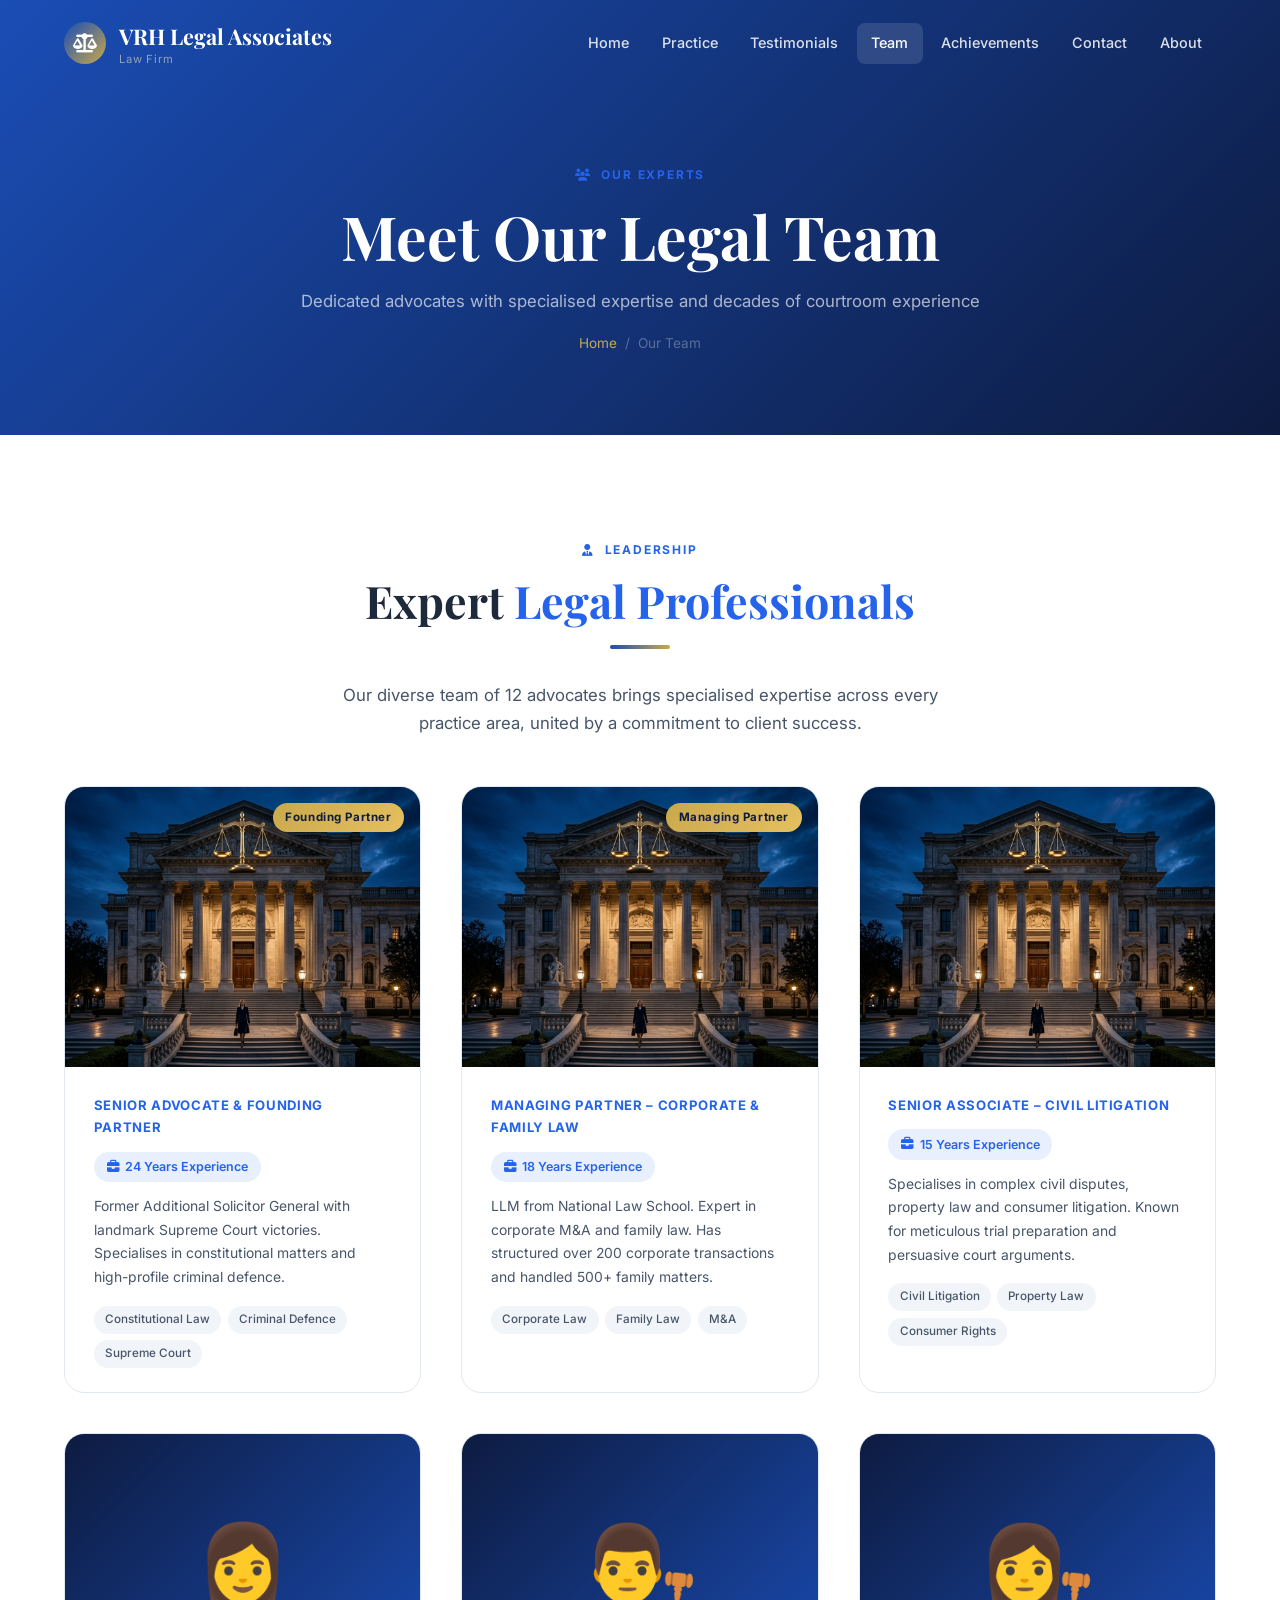
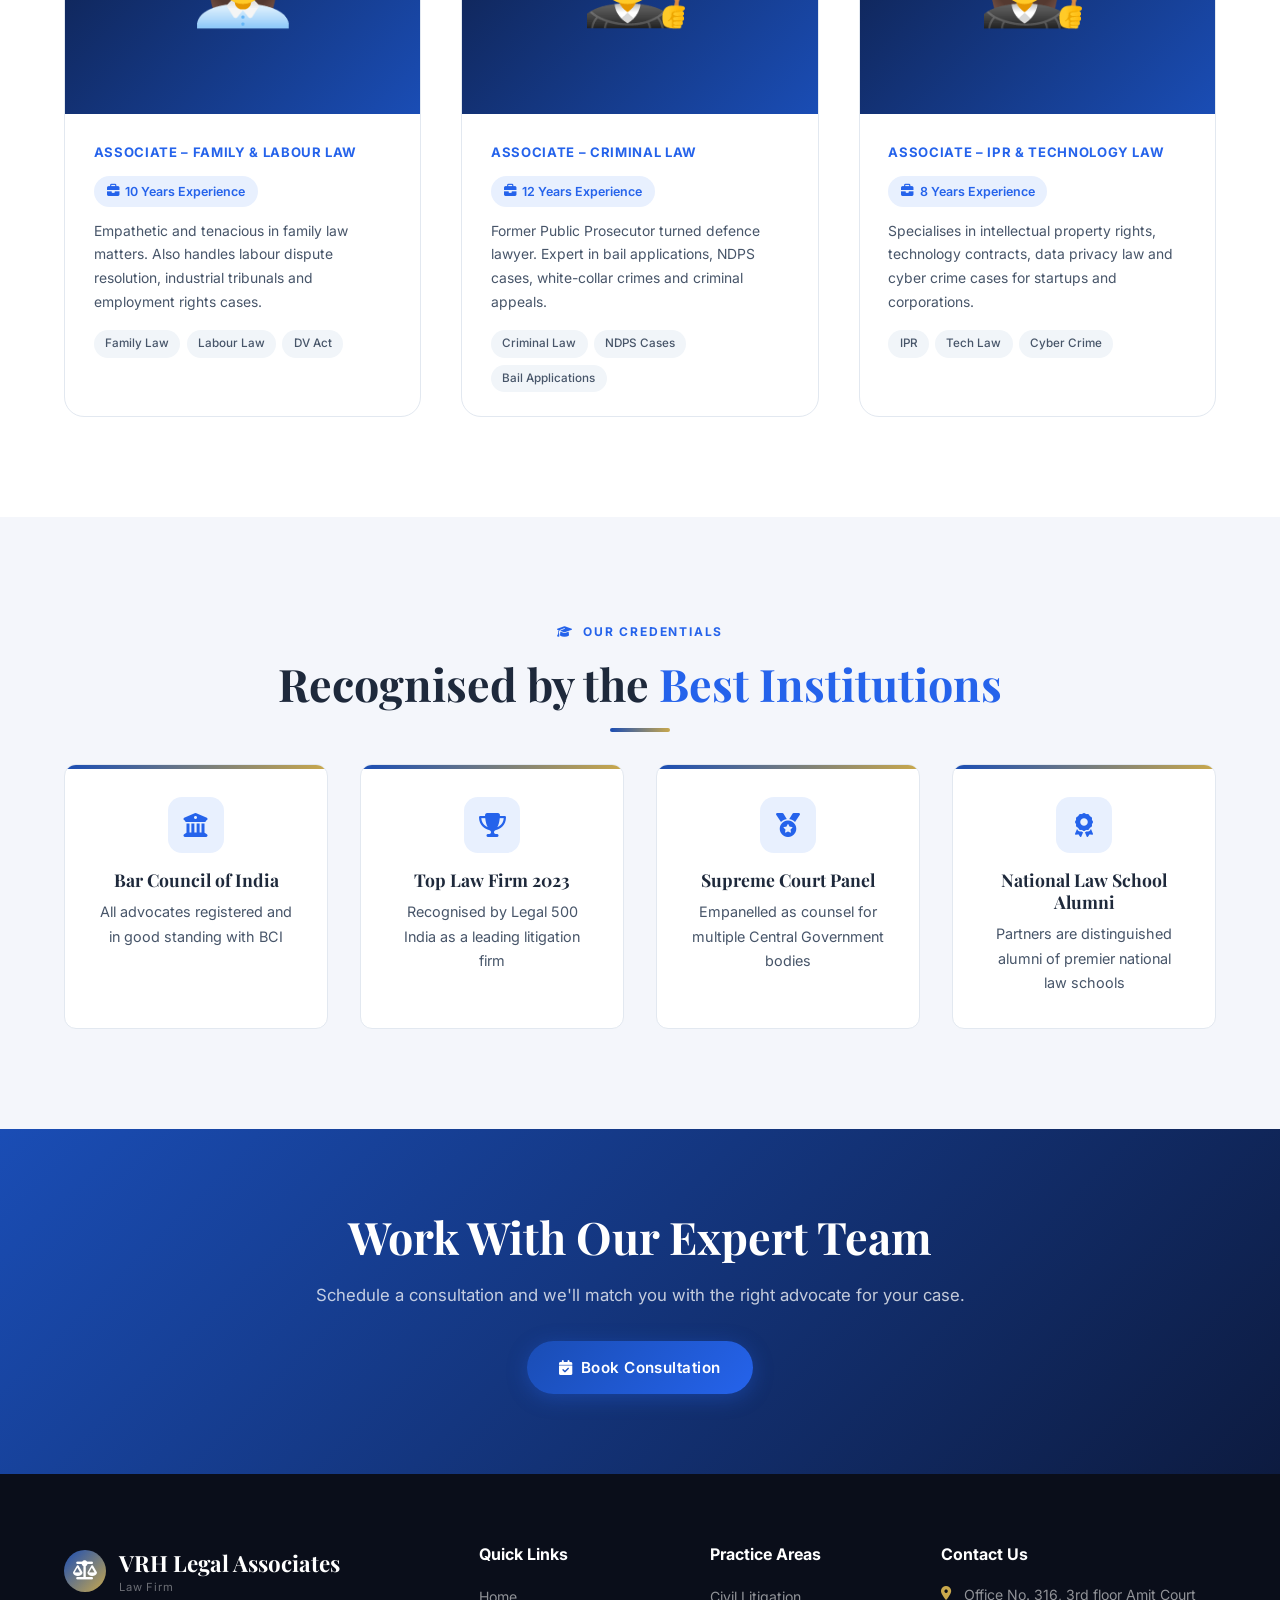
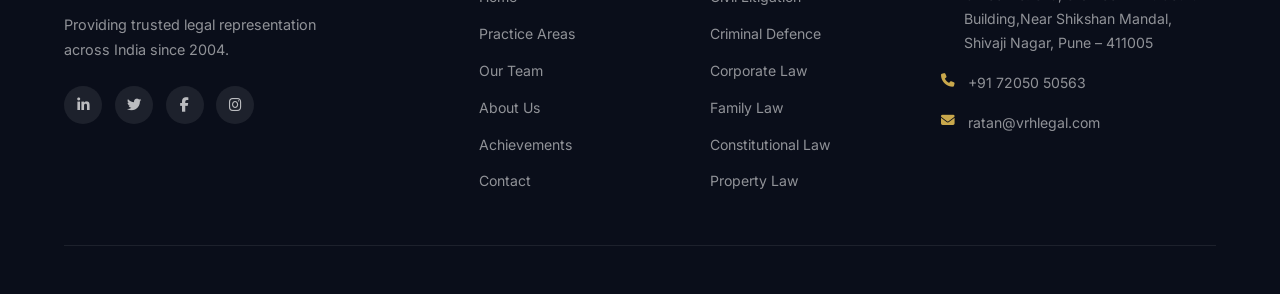
<file: team.html>
<!DOCTYPE html>
<html lang="en">

<head>
  <meta charset="UTF-8" />
  <meta name="viewport" content="width=device-width,initial-scale=1.0" />
  <title>Our Team – VRH Legal Associates</title>
  <meta name="description"
    content="Meet the expert legal team at VRH Legal. Senior advocates, corporate lawyers, and family law specialists with decades of combined experience." />
  <link rel="stylesheet" href="css/styles.css" />
  <link rel="stylesheet" href="https://cdnjs.cloudflare.com/ajax/libs/font-awesome/6.5.0/css/all.min.css" />
  <link rel="icon"
    href="data:image/svg+xml,<svg xmlns='http://www.w3.org/2000/svg' viewBox='0 0 100 100'><text y='.9em' font-size='90'>⚖️</text></svg>" />
  <style>
    .team-full {
      display: grid;
      grid-template-columns: repeat(auto-fill, minmax(270px, 1fr));
      gap: 2.5rem;
      margin-top: 3rem
    }

    .member-card {
      background: #fff;
      border-radius: var(--radius-lg);
      overflow: hidden;
      border: 1px solid #e2e8f0;
      transition: var(--transition)
    }

    .member-card:hover {
      transform: translateY(-8px);
      box-shadow: var(--shadow-lg)
    }

    .member-img {
      height: 280px;
      position: relative;
      overflow: hidden;
      background: linear-gradient(135deg, var(--navy), var(--blue))
    }

    .member-img img {
      width: 100%;
      height: 100%;
      object-fit: cover;
      transition: transform .5s
    }

    .member-card:hover .member-img img {
      transform: scale(1.05)
    }

    .member-placeholder {
      height: 100%;
      display: flex;
      align-items: center;
      justify-content: center;
      font-size: 6rem
    }

    .member-overlay {
      position: absolute;
      inset: 0;
      background: linear-gradient(to top, rgba(13, 27, 64, .92) 0%, transparent 55%);
      opacity: 0;
      transition: var(--transition);
      display: flex;
      align-items: flex-end;
      padding: 1.5rem
    }

    .member-card:hover .member-overlay {
      opacity: 1
    }

    .member-links {
      display: flex;
      gap: .7rem
    }

    .member-links a {
      width: 36px;
      height: 36px;
      border-radius: 50%;
      background: rgba(255, 255, 255, .15);
      backdrop-filter: blur(4px);
      display: flex;
      align-items: center;
      justify-content: center;
      color: #fff;
      font-size: .85rem;
      border: 1px solid rgba(255, 255, 255, .25);
      transition: var(--transition)
    }

    .member-links a:hover {
      background: var(--gold)
    }

    .member-body {
      padding: 1.5rem 1.8rem
    }

    .member-body h3 {
      margin-bottom: .2rem;
      font-size: 1.15rem
    }

    .member-role {
      color: var(--blue-light);
      font-size: .82rem;
      font-weight: 700;
      letter-spacing: .05em;
      text-transform: uppercase;
      margin-bottom: .8rem
    }

    .member-exp {
      display: inline-flex;
      align-items: center;
      gap: .4rem;
      background: var(--blue-pale);
      color: var(--blue-light);
      font-size: .78rem;
      font-weight: 600;
      padding: .3rem .8rem;
      border-radius: 50px;
      margin-bottom: .8rem
    }

    .member-body p {
      font-size: .87rem;
      color: var(--gray-600);
      line-height: 1.7;
      margin-bottom: 1rem
    }

    .member-skills {
      display: flex;
      flex-wrap: wrap;
      gap: .4rem
    }

    .skill-tag {
      padding: .25rem .7rem;
      background: var(--gray-100);
      color: var(--gray-600);
      font-size: .73rem;
      border-radius: 50px;
      font-weight: 500
    }

    .leadership-badge {
      background: linear-gradient(135deg, var(--gold), #e6c060);
      color: var(--navy);
      padding: .3rem .8rem;
      border-radius: 50px;
      font-size: .72rem;
      font-weight: 700;
      position: absolute;
      top: 1rem;
      right: 1rem;
      letter-spacing: .05em
    }
  </style>
</head>

<body>

  <nav id="navbar">
    <div class="container nav-inner">
      <a href="index.html" class="nav-logo">
        <div class="logo-icon"><i class="fas fa-balance-scale"></i></div>
        <div><span class="logo-text">VRH Legal Associates</span><span class="logo-sub">Law Firm </span></div>

      </a>
      <div class="nav-links" id="navLinks">
        <a href="index.html">Home</a><a href="practice.html">Practice</a>
        <a href="testimonials.html">Testimonials</a><a href="team.html" class="active">Team</a>
        <a href="achievements.html">Achievements</a><a href="contact.html">Contact</a>
        <a href="about.html">About</a>
      </div>
      <button class="hamburger" id="hamburger" aria-label="Menu"><span></span><span></span><span></span></button>
    </div>
  </nav>

  <section class="page-hero">
    <div class="container">
      <span class="section-label"><i class="fas fa-users"></i>&nbsp; Our Experts</span>
      <h1>Meet Our Legal Team</h1>
      <p>Dedicated advocates with specialised expertise and decades of courtroom experience</p>
      <div class="breadcrumb"><a href="index.html">Home</a><span>/</span><span>Our Team</span></div>
    </div>
  </section>

  <section class="section-pad">
    <div class="container">
      <div class="text-center">
        <span class="section-label"><i class="fas fa-user-tie"></i>&nbsp; Leadership</span>
        <h2 class="section-title">Expert <span class="text-blue">Legal Professionals</span></h2>
        <div class="divider"></div>
        <p class="section-sub">Our diverse team of 12 advocates brings specialised expertise across every practice area,
          united by a commitment to client success.</p>
      </div>

      <div class="team-full">

        <div class="member-card reveal">
          <div class="member-img" style="position:relative">
            <img src="images/hero_legal.png" alt="– Senior Advocate"
              onerror="this.style.display='none';this.nextElementSibling.style.display='flex'" />
            <div class="member-placeholder" style="display:none">👨‍⚖️</div>
            <span class="leadership-badge">Founding Partner</span>
            <div class="member-overlay">
              <div class="member-links">
                <a href="#" aria-label="LinkedIn"><i class="fab fa-linkedin-in"></i></a>
                <a href="#" aria-label="Email"><i class="fas fa-envelope"></i></a>
                <a href="#" aria-label="Profile"><i class="fas fa-user"></i></a>
              </div>
            </div>
          </div>
          <div class="member-body">
            <h3></h3>
            <div class="member-role">Senior Advocate & Founding Partner</div>
            <div class="member-exp"><i class="fas fa-briefcase"></i> 24 Years Experience</div>
            <p>Former Additional Solicitor General with landmark Supreme Court victories. Specialises in constitutional
              matters and high-profile criminal defence.</p>
            <div class="member-skills">
              <span class="skill-tag">Constitutional Law</span>
              <span class="skill-tag">Criminal Defence</span>
              <span class="skill-tag">Supreme Court</span>
            </div>
          </div>
        </div>

        <div class="member-card reveal">
          <div class="member-img" style="position:relative">
            <img src="images/hero_legal.png" alt="– Managing Partner"
              onerror="this.style.display='none';this.nextElementSibling.style.display='flex'" />
            <div class="member-placeholder" style="display:none">👩‍⚖️</div>
            <span class="leadership-badge">Managing Partner</span>
            <div class="member-overlay">
              <div class="member-links">
                <a href="#" aria-label="LinkedIn"><i class="fab fa-linkedin-in"></i></a>
                <a href="#" aria-label="Email"><i class="fas fa-envelope"></i></a>
                <a href="#" aria-label="Profile"><i class="fas fa-user"></i></a>
              </div>
            </div>
          </div>
          <div class="member-body">
            <h3></h3>
            <div class="member-role">Managing Partner – Corporate & Family Law</div>
            <div class="member-exp"><i class="fas fa-briefcase"></i> 18 Years Experience</div>
            <p>LLM from National Law School. Expert in corporate M&A and family law. Has structured over 200 corporate
              transactions and handled 500+ family matters.</p>
            <div class="member-skills">
              <span class="skill-tag">Corporate Law</span>
              <span class="skill-tag">Family Law</span>
              <span class="skill-tag">M&A</span>
            </div>
          </div>
        </div>

        <div class="member-card reveal">
          <div class="member-img" style="position:relative">
            <img src="images/hero_legal.png" alt=" – Civil Litigation"
              onerror="this.style.display='none';this.nextElementSibling.style.display='flex'" />
            <div class="member-placeholder" style="display:none">👨‍💼</div>
            <div class="member-overlay">
              <div class="member-links">
                <a href="#" aria-label="LinkedIn"><i class="fab fa-linkedin-in"></i></a>
                <a href="#" aria-label="Email"><i class="fas fa-envelope"></i></a>
                <a href="#" aria-label="Profile"><i class="fas fa-user"></i></a>
              </div>
            </div>
          </div>
          <div class="member-body">
            <h3></h3>
            <div class="member-role">Senior Associate – Civil Litigation</div>
            <div class="member-exp"><i class="fas fa-briefcase"></i> 15 Years Experience</div>
            <p>Specialises in complex civil disputes, property law and consumer litigation. Known for meticulous trial
              preparation and persuasive court arguments.</p>
            <div class="member-skills">
              <span class="skill-tag">Civil Litigation</span>
              <span class="skill-tag">Property Law</span>
              <span class="skill-tag">Consumer Rights</span>
            </div>
          </div>
        </div>

        <div class="member-card reveal">
          <div class="member-img">
            <div class="member-placeholder">👩‍💼</div>
            <div class="member-overlay">
              <div class="member-links">
                <a href="#" aria-label="LinkedIn"><i class="fab fa-linkedin-in"></i></a>
                <a href="#" aria-label="Email"><i class="fas fa-envelope"></i></a>
              </div>
            </div>
          </div>
          <div class="member-body">
            <h3></h3>
            <div class="member-role">Associate – Family & Labour Law</div>
            <div class="member-exp"><i class="fas fa-briefcase"></i> 10 Years Experience</div>
            <p>Empathetic and tenacious in family law matters. Also handles labour dispute resolution, industrial
              tribunals and employment rights cases.</p>
            <div class="member-skills">
              <span class="skill-tag">Family Law</span>
              <span class="skill-tag">Labour Law</span>
              <span class="skill-tag">DV Act</span>
            </div>
          </div>
        </div>

        <div class="member-card reveal">
          <div class="member-img">
            <div class="member-placeholder">👨‍⚖️</div>
            <div class="member-overlay">
              <div class="member-links">
                <a href="#" aria-label="LinkedIn"><i class="fab fa-linkedin-in"></i></a>
                <a href="#" aria-label="Email"><i class="fas fa-envelope"></i></a>
              </div>
            </div>
          </div>
          <div class="member-body">
            <h3></h3>
            <div class="member-role">Associate – Criminal Law</div>
            <div class="member-exp"><i class="fas fa-briefcase"></i> 12 Years Experience</div>
            <p>Former Public Prosecutor turned defence lawyer. Expert in bail applications, NDPS cases, white-collar
              crimes and criminal appeals.</p>
            <div class="member-skills">
              <span class="skill-tag">Criminal Law</span>
              <span class="skill-tag">NDPS Cases</span>
              <span class="skill-tag">Bail Applications</span>
            </div>
          </div>
        </div>

        <div class="member-card reveal">
          <div class="member-img">
            <div class="member-placeholder">👩‍⚖️</div>
            <div class="member-overlay">
              <div class="member-links">
                <a href="#" aria-label="LinkedIn"><i class="fab fa-linkedin-in"></i></a>
                <a href="#" aria-label="Email"><i class="fas fa-envelope"></i></a>
              </div>
            </div>
          </div>
          <div class="member-body">
            <h3></h3>
            <div class="member-role">Associate – IPR & Technology Law</div>
            <div class="member-exp"><i class="fas fa-briefcase"></i> 8 Years Experience</div>
            <p>Specialises in intellectual property rights, technology contracts, data privacy law and cyber crime cases
              for startups and corporations.</p>
            <div class="member-skills">
              <span class="skill-tag">IPR</span>
              <span class="skill-tag">Tech Law</span>
              <span class="skill-tag">Cyber Crime</span>
            </div>
          </div>
        </div>

      </div>
    </div>
  </section>

  <section class="section-pad bg-off">
    <div class="container text-center">
      <span class="section-label"><i class="fas fa-graduation-cap"></i>&nbsp; Our Credentials</span>
      <h2 class="section-title">Recognised by the <span class="text-blue">Best Institutions</span></h2>
      <div class="divider"></div>
      <div style="display:grid;grid-template-columns:repeat(auto-fit,minmax(200px,1fr));gap:2rem;margin-top:2rem">
        <div class="feature-card reveal" style="text-align:center">
          <div class="feature-icon" style="margin:0 auto 1rem"><i class="fas fa-university"></i></div>
          <h4>Bar Council of India</h4>
          <p>All advocates registered and in good standing with BCI</p>
        </div>
        <div class="feature-card reveal" style="text-align:center">
          <div class="feature-icon" style="margin:0 auto 1rem"><i class="fas fa-trophy"></i></div>
          <h4>Top Law Firm 2023</h4>
          <p>Recognised by Legal 500 India as a leading litigation firm</p>
        </div>
        <div class="feature-card reveal" style="text-align:center">
          <div class="feature-icon" style="margin:0 auto 1rem"><i class="fas fa-medal"></i></div>
          <h4>Supreme Court Panel</h4>
          <p>Empanelled as counsel for multiple Central Government bodies</p>
        </div>
        <div class="feature-card reveal" style="text-align:center">
          <div class="feature-icon" style="margin:0 auto 1rem"><i class="fas fa-award"></i></div>
          <h4>National Law School Alumni</h4>
          <p>Partners are distinguished alumni of premier national law schools</p>
        </div>
      </div>
    </div>
  </section>

  <section class="cta-section">
    <div class="container">
      <h2>Work With Our Expert Team</h2>
      <p>Schedule a consultation and we'll match you with the right advocate for your case.</p>
      <a href="contact.html" class="btn btn-primary"><i class="fas fa-calendar-check"></i> Book Consultation</a>
    </div>
  </section>

  <footer>
    <div class="container">
      <div class="footer-main">
        <div class="footer-brand">
          <div class="nav-logo" style="margin-bottom:.8rem">
            <div class="logo-icon"><i class="fas fa-balance-scale"></i></div>
            <div><span class="logo-text">VRH Legal Associates</span>
              <span class="logo-sub" style="color:rgba(255,255,255,.4)">Law Firm</span>
            </div>
          </div>
          <p>Providing trusted legal representation across India since 2004.</p>
          <div class="footer-social">
            <a href="#"><i class="fab fa-linkedin-in"></i></a><a href="#"><i class="fab fa-twitter"></i></a>
            <a href="#"><i class="fab fa-facebook-f"></i></a><a href="#"><i class="fab fa-instagram"></i></a>
          </div>
        </div>
        <div class="footer-col">
          <h4>Quick Links</h4>
          <ul>
            <li><a href="index.html">Home</a></li>
            <li><a href="practice.html">Practice Areas</a></li>
            <li><a href="team.html">Our Team</a></li>
            <li><a href="about.html">About Us</a></li>
            <li><a href="achievements.html">Achievements</a></li>
            <li><a href="contact.html">Contact</a></li>
          </ul>
        </div>
        <div class="footer-col">
          <h4>Practice Areas</h4>
          <ul>
            <li><a href="practice.html#civil">Civil Litigation</a></li>
            <li><a href="practice.html#criminal">Criminal Defence</a></li>
            <li><a href="practice.html#corporate">Corporate Law</a></li>
            <li><a href="practice.html#family">Family Law</a></li>
            <li><a href="practice.html#constitutional">Constitutional Law</a></li>
            <li><a href="practice.html#property">Property Law</a></li>
          </ul>
        </div>
        <div class="footer-col">
          <h4>Contact Us</h4>
          <div class="footer-contact-item"><i class="fas fa-map-marker-alt"></i><span>Office No. 316, 3rd floor
              Amit Court Building,Near
              Shikshan Mandal, Shivaji Nagar,
              Pune – 411005</span></div>
          <div class="footer-contact-item"><i class="fas fa-phone"></i><span>+91 72050 50563</span></div>
          <div class="footer-contact-item"><i class="fas fa-envelope"></i><span>ratan@vrhlegal.com</span></div>
        </div>
      </div>
      <div class="footer-bottom">

      </div>
    </div>
  </footer>

  <button id="back-top" aria-label="Back to top"><i class="fas fa-chevron-up"></i></button>
  <script src="js/main.js"></script>
</body>

</html>
</file>
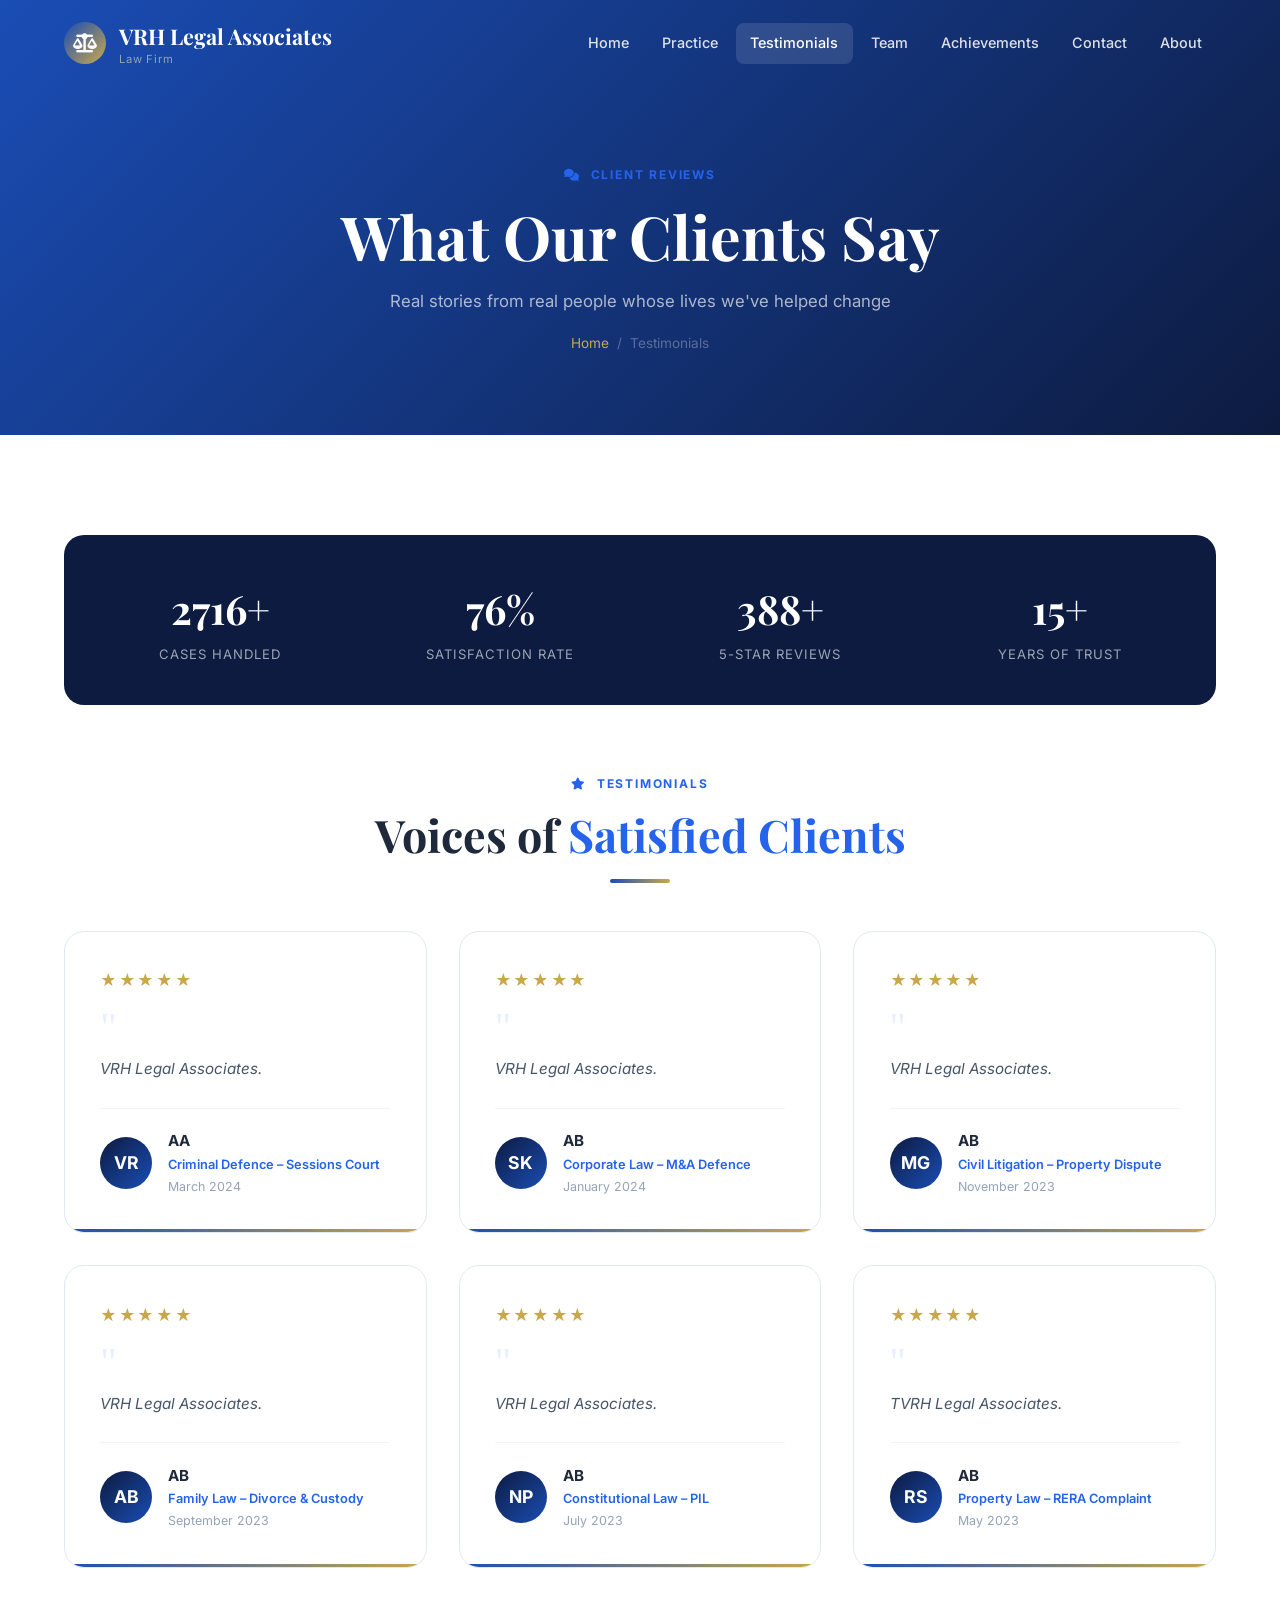
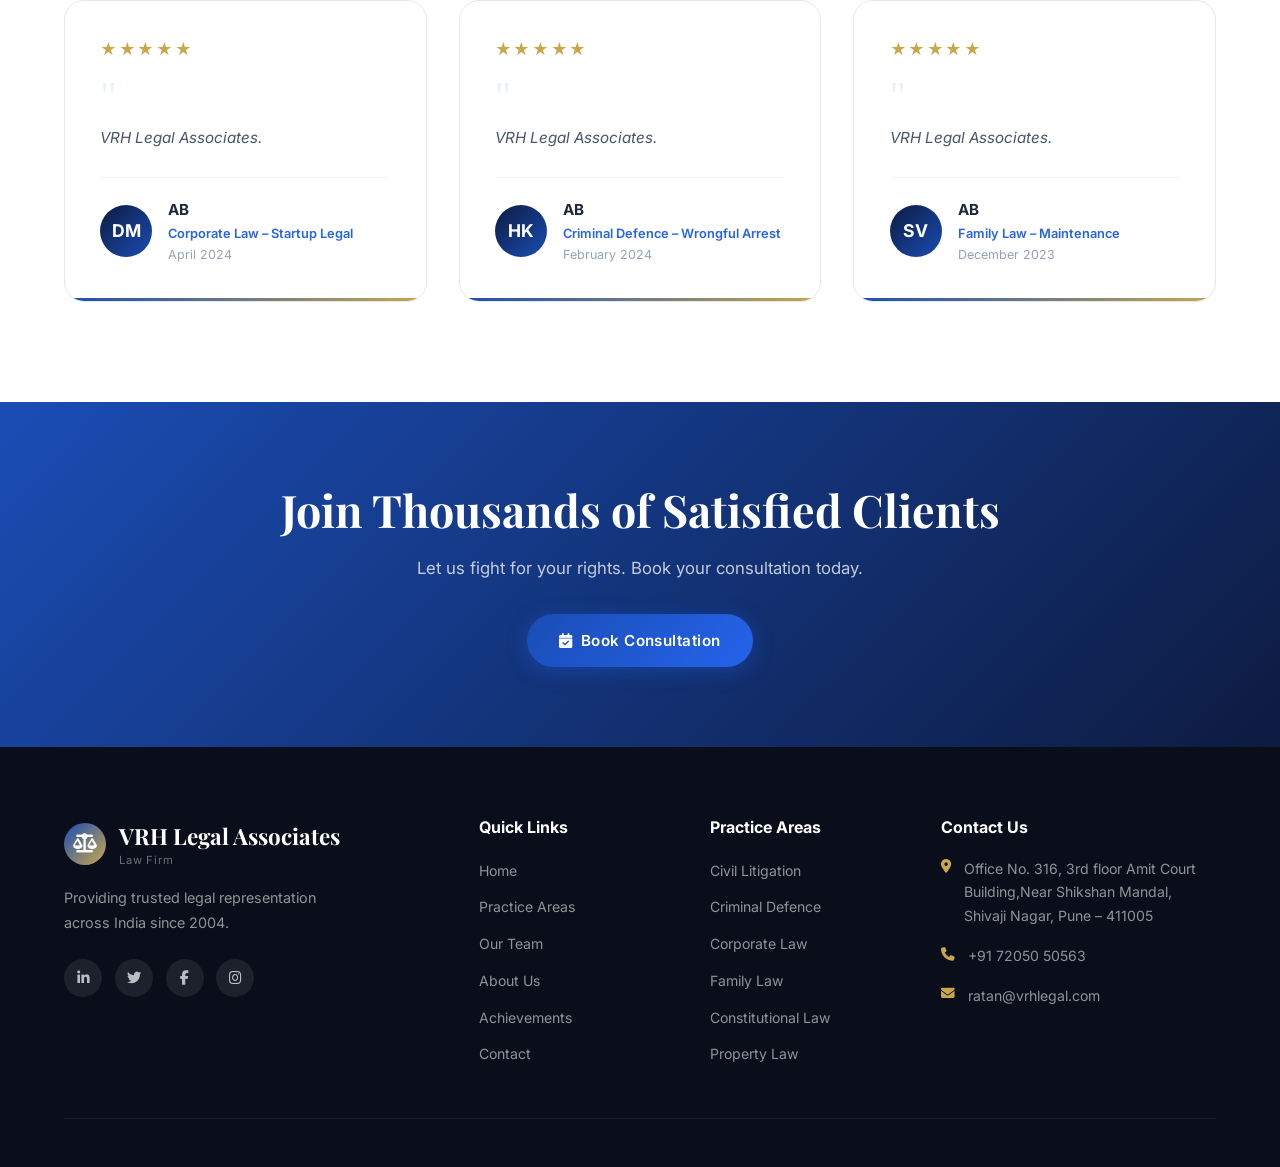
<file: testimonials.html>
<!DOCTYPE html>
<html lang="en">

<head>
  <meta charset="UTF-8" />
  <meta name="viewport" content="width=device-width,initial-scale=1.0" />
  <title>Client Testimonials – VRH Legal</title>
  <meta name="description"
    content="Read what our clients say about VRH Legal. Hundreds of satisfied clients across civil, criminal, corporate and family law matters." />
  <link rel="stylesheet" href="css/styles.css" />
  <link rel="stylesheet" href="https://cdnjs.cloudflare.com/ajax/libs/font-awesome/6.5.0/css/all.min.css" />
  <link rel="icon"
    href="data:image/svg+xml,<svg xmlns='http://www.w3.org/2000/svg' viewBox='0 0 100 100'><text y='.9em' font-size='90'>⚖️</text></svg>" />
  <style>
    .testimonials-full {
      display: grid;
      grid-template-columns: repeat(auto-fill, minmax(320px, 1fr));
      gap: 2rem;
      margin-top: 3rem
    }

    .t-card {
      background: #fff;
      border-radius: var(--radius-lg);
      padding: 2.2rem;
      border: 1px solid #e2e8f0;
      transition: var(--transition);
      position: relative;
      overflow: hidden
    }

    .t-card::after {
      content: '';
      position: absolute;
      bottom: 0;
      left: 0;
      right: 0;
      height: 3px;
      background: linear-gradient(90deg, var(--blue), var(--gold))
    }

    .t-card:hover {
      transform: translateY(-6px);
      box-shadow: var(--shadow-lg)
    }

    .t-rating {
      color: var(--gold);
      font-size: 1rem;
      letter-spacing: .1em;
      margin-bottom: .8rem
    }

    .t-text {
      font-size: .95rem;
      color: var(--gray-600);
      font-style: italic;
      line-height: 1.9;
      margin-bottom: 1.5rem
    }

    .t-author {
      display: flex;
      align-items: center;
      gap: 1rem;
      border-top: 1px solid #f1f5f9;
      padding-top: 1.2rem
    }

    .t-avatar {
      width: 52px;
      height: 52px;
      border-radius: 50%;
      background: linear-gradient(135deg, var(--navy), var(--blue));
      display: flex;
      align-items: center;
      justify-content: center;
      color: #fff;
      font-weight: 700;
      font-size: 1.1rem;
      flex-shrink: 0
    }

    .t-meta strong {
      display: block;
      font-size: .95rem;
      color: var(--text)
    }

    .t-meta .case-type {
      font-size: .8rem;
      color: var(--blue-light);
      font-weight: 600
    }

    .t-meta .date {
      font-size: .78rem;
      color: var(--gray-400)
    }

    .stats-row {
      display: grid;
      grid-template-columns: repeat(4, 1fr);
      gap: 2rem;
      margin-bottom: 4rem;
      text-align: center;
      background: var(--navy);
      border-radius: var(--radius-lg);
      padding: 2.5rem 2rem
    }

    .stats-row .s-num {
      font-size: 2.5rem;
      font-family: 'Playfair Display', serif;
      color: #fff;
      font-weight: 700
    }

    .stats-row .s-label {
      font-size: .82rem;
      color: rgba(255, 255, 255, .6);
      text-transform: uppercase;
      letter-spacing: .08em
    }

    @media(max-width:600px) {
      .stats-row {
        grid-template-columns: 1fr 1fr
      }
    }
  </style>
</head>

<body>

  <nav id="navbar">
    <div class="container nav-inner">
      <a href="index.html" class="nav-logo">
        <div class="logo-icon"><i class="fas fa-balance-scale"></i></div>
        <div><span class="logo-text">VRH Legal Associates</span><span class="logo-sub">Law Firm </span></div>
      </a>
      <div class="nav-links" id="navLinks">
        <a href="index.html">Home</a><a href="practice.html">Practice</a>
        <a href="testimonials.html" class="active">Testimonials</a><a href="team.html">Team</a>
        <a href="achievements.html">Achievements</a><a href="contact.html">Contact</a>
        <a href="about.html">About</a>
      </div>
      <button class="hamburger" id="hamburger" aria-label="Menu"><span></span><span></span><span></span></button>
    </div>
  </nav>

  <section class="page-hero">
    <div class="container">
      <span class="section-label"><i class="fas fa-comments"></i>&nbsp; Client Reviews</span>
      <h1>What Our Clients Say</h1>
      <p>Real stories from real people whose lives we've helped change</p>
      <div class="breadcrumb"><a href="index.html">Home</a><span>/</span><span>Testimonials</span></div>
    </div>
  </section>

  <section class="section-pad">
    <div class="container">
      <div class="stats-row reveal">
        <div>
          <div class="s-num" data-target="3500" data-suffix="+">0</div>
          <div class="s-label">Cases Handled</div>
        </div>
        <div>
          <div class="s-num" data-target="98" data-suffix="%">0</div>
          <div class="s-label">Satisfaction Rate</div>
        </div>
        <div>
          <div class="s-num" data-target="500" data-suffix="+">0</div>
          <div class="s-label">5-Star Reviews</div>
        </div>
        <div>
          <div class="s-num" data-target="20" data-suffix="+">0</div>
          <div class="s-label">Years of Trust</div>
        </div>
      </div>

      <div class="text-center">
        <span class="section-label"><i class="fas fa-star"></i>&nbsp; Testimonials</span>
        <h2 class="section-title">Voices of <span class="text-blue">Satisfied Clients</span></h2>
        <div class="divider"></div>
      </div>

      <div class="testimonials-full">
        <div class="t-card reveal">
          <div class="t-rating">★★★★★</div>
          <div class="quote-icon" style="font-size:2.5rem;color:var(--blue-pale);font-family:serif">"</div>
          <p class="t-text">VRH Legal Associates.</p>
          <div class="t-author">
            <div class="t-avatar">VR</div>
            <div class="t-meta"><strong>AA</strong>
              <div class="case-type">Criminal Defence – Sessions Court</div>
              <div class="date">March 2024</div>
            </div>
          </div>
        </div>

        <div class="t-card reveal">
          <div class="t-rating">★★★★★</div>
          <div class="quote-icon" style="font-size:2.5rem;color:var(--blue-pale);font-family:serif">"</div>
          <p class="t-text">VRH Legal Associates.</p>
          <div class="t-author">
            <div class="t-avatar">SK</div>
            <div class="t-meta"><strong>AB</strong>
              <div class="case-type">Corporate Law – M&A Defence</div>
              <div class="date">January 2024</div>
            </div>
          </div>
        </div>

        <div class="t-card reveal">
          <div class="t-rating">★★★★★</div>
          <div class="quote-icon" style="font-size:2.5rem;color:var(--blue-pale);font-family:serif">"</div>
          <p class="t-text">VRH Legal Associates.</p>
          <div class="t-author">
            <div class="t-avatar">MG</div>
            <div class="t-meta"><strong>AB</strong>
              <div class="case-type">Civil Litigation – Property Dispute</div>
              <div class="date">November 2023</div>
            </div>
          </div>
        </div>

        <div class="t-card reveal">
          <div class="t-rating">★★★★★</div>
          <div class="quote-icon" style="font-size:2.5rem;color:var(--blue-pale);font-family:serif">"</div>
          <p class="t-text">VRH Legal Associates.</p>
          <div class="t-author">
            <div class="t-avatar">AB</div>
            <div class="t-meta"><strong>AB</strong>
              <div class="case-type">Family Law – Divorce & Custody</div>
              <div class="date">September 2023</div>
            </div>
          </div>
        </div>

        <div class="t-card reveal">
          <div class="t-rating">★★★★★</div>
          <div class="quote-icon" style="font-size:2.5rem;color:var(--blue-pale);font-family:serif">"</div>
          <p class="t-text">VRH Legal Associates.</p>
          <div class="t-author">
            <div class="t-avatar">NP</div>
            <div class="t-meta"><strong>AB</strong>
              <div class="case-type">Constitutional Law – PIL</div>
              <div class="date">July 2023</div>
            </div>
          </div>
        </div>

        <div class="t-card reveal">
          <div class="t-rating">★★★★★</div>
          <div class="quote-icon" style="font-size:2.5rem;color:var(--blue-pale);font-family:serif">"</div>
          <p class="t-text">TVRH Legal Associates.</p>
          <div class="t-author">
            <div class="t-avatar">RS</div>
            <div class="t-meta"><strong>AB</strong>
              <div class="case-type">Property Law – RERA Complaint</div>
              <div class="date">May 2023</div>
            </div>
          </div>
        </div>

        <div class="t-card reveal">
          <div class="t-rating">★★★★★</div>
          <div class="quote-icon" style="font-size:2.5rem;color:var(--blue-pale);font-family:serif">"</div>
          <p class="t-text">VRH Legal Associates.</p>
          <div class="t-author">
            <div class="t-avatar">DM</div>
            <div class="t-meta"><strong>AB</strong>
              <div class="case-type">Corporate Law – Startup Legal</div>
              <div class="date">April 2024</div>
            </div>
          </div>
        </div>

        <div class="t-card reveal">
          <div class="t-rating">★★★★★</div>
          <div class="quote-icon" style="font-size:2.5rem;color:var(--blue-pale);font-family:serif">"</div>
          <p class="t-text">VRH Legal Associates.</p>
          <div class="t-author">
            <div class="t-avatar">HK</div>
            <div class="t-meta"><strong>AB</strong>
              <div class="case-type">Criminal Defence – Wrongful Arrest</div>
              <div class="date">February 2024</div>
            </div>
          </div>
        </div>

        <div class="t-card reveal">
          <div class="t-rating">★★★★★</div>
          <div class="quote-icon" style="font-size:2.5rem;color:var(--blue-pale);font-family:serif">"</div>
          <p class="t-text">VRH Legal Associates.</p>
          <div class="t-author">
            <div class="t-avatar">SV</div>
            <div class="t-meta"><strong>AB</strong>
              <div class="case-type">Family Law – Maintenance</div>
              <div class="date">December 2023</div>
            </div>
          </div>
        </div>
      </div>
    </div>
  </section>

  <section class="cta-section">
    <div class="container">
      <h2>Join Thousands of Satisfied Clients</h2>
      <p>Let us fight for your rights. Book your consultation today.</p>
      <a href="contact.html" class="btn btn-primary"><i class="fas fa-calendar-check"></i> Book Consultation</a>
    </div>
  </section>

  <footer>
    <div class="container">
      <div class="footer-main">
        <div class="footer-brand">
          <div class="nav-logo" style="margin-bottom:.8rem">
            <div class="logo-icon"><i class="fas fa-balance-scale"></i></div>
            <div><span class="logo-text">VRH Legal Associates</span>
              <span class="logo-sub" style="color:rgba(255,255,255,.4)">Law Firm</span>
            </div>
          </div>
          <p>Providing trusted legal representation across India since 2004.</p>
          <div class="footer-social">
            <a href="#"><i class="fab fa-linkedin-in"></i></a><a href="#"><i class="fab fa-twitter"></i></a>
            <a href="#"><i class="fab fa-facebook-f"></i></a><a href="#"><i class="fab fa-instagram"></i></a>
          </div>
        </div>
        <div class="footer-col">
          <h4>Quick Links</h4>
          <ul>
            <li><a href="index.html">Home</a></li>
            <li><a href="practice.html">Practice Areas</a></li>
            <li><a href="team.html">Our Team</a></li>
            <li><a href="about.html">About Us</a></li>
            <li><a href="achievements.html">Achievements</a></li>
            <li><a href="contact.html">Contact</a></li>
          </ul>
        </div>
        <div class="footer-col">
          <h4>Practice Areas</h4>
          <ul>
            <li><a href="practice.html#civil">Civil Litigation</a></li>
            <li><a href="practice.html#criminal">Criminal Defence</a></li>
            <li><a href="practice.html#corporate">Corporate Law</a></li>
            <li><a href="practice.html#family">Family Law</a></li>
            <li><a href="practice.html#constitutional">Constitutional Law</a></li>
            <li><a href="practice.html#property">Property Law</a></li>
          </ul>
        </div>
        <div class="footer-col">
          <h4>Contact Us</h4>
          <div class="footer-contact-item"><i class="fas fa-map-marker-alt"></i><span>Office No. 316, 3rd floor
              Amit Court Building,Near
              Shikshan Mandal, Shivaji Nagar,
              Pune – 411005</span></div>
          <div class="footer-contact-item"><i class="fas fa-phone"></i><span>+91 72050 50563</span></div>
          <div class="footer-contact-item"><i class="fas fa-envelope"></i><span>ratan@vrhlegal.com</span></div>
        </div>
      </div>
      <div class="footer-bottom">
      </div>
    </div>
  </footer>

  <button id="back-top" aria-label="Back to top"><i class="fas fa-chevron-up"></i></button>
  <script src="js/main.js"></script>
</body>

</html>
</file>
<file: css/styles.css>
/* ============================================================
   ADVOCATE WEBSITE - MAIN STYLESHEET
   Theme: White | Blue | Black
   ============================================================ */

@import url('https://fonts.googleapis.com/css2?family=Playfair+Display:wght@400;500;600;700;800&family=Inter:wght@300;400;500;600;700&display=swap');

/* ── CSS Variables ── */
:root {
  --navy: #0d1b40;
  --blue: #1a4db5;
  --blue-light: #2563eb;
  --blue-pale: #e8f0fe;
  --gold: #c9a84c;
  --white: #ffffff;
  --off-white: #f4f6fb;
  --gray-100: #f1f5f9;
  --gray-400: #94a3b8;
  --gray-600: #475569;
  --black: #0a0e1a;
  --text: #1e293b;
  --shadow-sm: 0 2px 8px rgba(13, 27, 64, .10);
  --shadow-md: 0 8px 32px rgba(13, 27, 64, .15);
  --shadow-lg: 0 20px 60px rgba(13, 27, 64, .20);
  --radius: 12px;
  --radius-lg: 20px;
  --transition: .3s cubic-bezier(.4, 0, .2, 1);
}

/* ── Reset ── */
*,
*::before,
*::after {
  box-sizing: border-box;
  margin: 0;
  padding: 0
}

html {
  scroll-behavior: smooth
}

body {
  font-family: 'Inter', sans-serif;
  color: var(--text);
  background: var(--white);
  line-height: 1.7;
  overflow-x: hidden
}

img {
  max-width: 100%;
  height: auto;
  display: block
}

a {
  text-decoration: none;
  color: inherit
}

ul {
  list-style: none
}

/* ── Typography ── */
h1,
h2,
h3,
h4 {
  font-family: 'Playfair Display', serif;
  line-height: 1.25;
  font-weight: 700
}

h1 {
  font-size: clamp(2.2rem, 5vw, 3.8rem)
}

h2 {
  font-size: clamp(1.8rem, 3.5vw, 2.8rem)
}

h3 {
  font-size: clamp(1.2rem, 2vw, 1.6rem)
}

h4 {
  font-size: 1.1rem
}

p {
  font-size: 1rem;
  color: var(--gray-600)
}

/* ── Utility ── */
.container {
  max-width: 1200px;
  margin: 0 auto;
  padding: 0 1.5rem
}

.section-pad {
  padding: 100px 0
}

.text-center {
  text-align: center
}

.text-gold {
  color: var(--gold)
}

.text-blue {
  color: var(--blue-light)
}

.bg-navy {
  background: var(--navy)
}

.bg-off {
  background: var(--off-white)
}

.section-label {
  display: inline-block;
  font-size: .75rem;
  font-weight: 700;
  letter-spacing: .15em;
  text-transform: uppercase;
  color: var(--blue-light);
  margin-bottom: .8rem;
}

.section-title {
  margin-bottom: 1rem
}

.section-sub {
  max-width: 600px;
  margin: 0 auto 3rem;
  font-size: 1.05rem;
  color: var(--gray-600)
}

.divider {
  width: 60px;
  height: 4px;
  background: linear-gradient(90deg, var(--blue), var(--gold));
  border-radius: 2px;
  margin: 1rem auto 2rem
}

.divider-left {
  margin-left: 0
}

/* ── Buttons ── */
.btn {
  display: inline-flex;
  align-items: center;
  gap: .5rem;
  padding: .85rem 2rem;
  border-radius: 50px;
  font-weight: 600;
  font-size: .95rem;
  cursor: pointer;
  border: none;
  transition: var(--transition);
  letter-spacing: .03em;
}

.btn-primary {
  background: linear-gradient(135deg, var(--blue), var(--blue-light));
  color: var(--white);
  box-shadow: 0 4px 20px rgba(37, 99, 235, .35)
}

.btn-primary:hover {
  transform: translateY(-2px);
  box-shadow: 0 8px 28px rgba(37, 99, 235, .5)
}

.btn-outline {
  background: transparent;
  color: var(--white);
  border: 2px solid rgba(255, 255, 255, .6)
}

.btn-outline:hover {
  background: var(--white);
  color: var(--navy)
}

.btn-dark {
  background: var(--navy);
  color: var(--white)
}

.btn-dark:hover {
  background: var(--blue);
  transform: translateY(-2px)
}

/* ── Navbar ── */
#navbar {
  position: fixed;
  top: 0;
  left: 0;
  right: 0;
  z-index: 1000;
  padding: 1.1rem 0;
  transition: var(--transition);
}

#navbar.scrolled {
  background: rgba(10, 14, 26, .97);
  backdrop-filter: blur(12px);
  box-shadow: 0 2px 20px rgba(0, 0, 0, .25);
  padding: .7rem 0;
}

.nav-inner {
  display: flex;
  align-items: center;
  justify-content: space-between;
  gap: 1rem
}

.nav-logo {
  display: flex;
  align-items: center;
  gap: .8rem
}

.nav-logo .logo-icon {
  width: 42px;
  height: 42px;
  border-radius: 50%;
  background: linear-gradient(135deg, var(--blue), var(--gold));
  display: flex;
  align-items: center;
  justify-content: center;
  font-size: 1.2rem;
  color: #fff;
  flex-shrink: 0;
}

.nav-logo .logo-text {
  font-family: 'Playfair Display', serif;
  font-size: 1.35rem;
  font-weight: 700;
  color: #fff
}

.nav-logo .logo-sub {
  font-size: .7rem;
  color: var(--gray-400);
  letter-spacing: .08em;
  display: block;
  margin-top: -4px
}

.nav-links {
  display: flex;
  align-items: center;
  gap: .25rem
}

.nav-links a {
  padding: .5rem .9rem;
  border-radius: 8px;
  font-size: .9rem;
  font-weight: 500;
  color: rgba(255, 255, 255, .85);
  transition: var(--transition);
}

.nav-links a:hover,
.nav-links a.active {
  color: #fff;
  background: rgba(255, 255, 255, .12)
}

.nav-cta {
  padding: .6rem 1.4rem !important;
  background: var(--gold) !important;
  color: var(--navy) !important;
  border-radius: 50px !important;
  font-weight: 700 !important
}

.nav-cta:hover {
  background: #e6c060 !important;
  transform: translateY(-1px)
}

.hamburger {
  display: none;
  flex-direction: column;
  gap: 5px;
  cursor: pointer;
  background: none;
  border: none;
  padding: .4rem
}

.hamburger span {
  display: block;
  width: 24px;
  height: 2px;
  background: #fff;
  border-radius: 2px;
  transition: var(--transition)
}

.hamburger.open span:nth-child(1) {
  transform: translateY(7px) rotate(45deg)
}

.hamburger.open span:nth-child(2) {
  opacity: 0
}

.hamburger.open span:nth-child(3) {
  transform: translateY(-7px) rotate(-45deg)
}

/* ── Hero ── */
.hero {
  min-height: 100vh;
  display: flex;
  align-items: center;
  position: relative;
  overflow: hidden;
  background: linear-gradient(135deg, var(--black) 0%, var(--navy) 50%, #0f2d6b 100%);
  padding: 120px 0 80px;
}

.hero-bg {
  position: absolute;
  inset: 0;
  background: url('../images/hero_legal.png') center/cover no-repeat;
  opacity: .25;
}

.hero-overlay {
  position: absolute;
  inset: 0;
  background: linear-gradient(135deg, var(--blue) 0%, rgba(13, 27, 64, .7) 100%)
}

.hero-content {
  position: relative;
  z-index: 2;
  max-width: 750px
}

.hero-badge {
  display: inline-flex;
  align-items: center;
  gap: .5rem;
  background: rgba(255, 255, 255, .1);
  border: 1px solid rgba(255, 255, 255, .2);
  backdrop-filter: blur(8px);
  border-radius: 50px;
  padding: .5rem 1.2rem;
  font-size: .8rem;
  font-weight: 600;
  color: rgba(255, 255, 255, .9);
  letter-spacing: .08em;
  text-transform: uppercase;
  margin-bottom: 1.8rem;
}

.hero h1 {
  color: #fff;
  margin-bottom: 1.2rem
}

.hero h1 span {
  background: linear-gradient(135deg, var(--gold), #e6c060);
  -webkit-background-clip: text;
  -webkit-text-fill-color: transparent;
  background-clip: text
}

.hero p {
  color: rgba(255, 255, 255, .75);
  font-size: 1.15rem;
  margin-bottom: 2.2rem;
  max-width: 600px
}

.hero-btns {
  display: flex;
  flex-wrap: wrap;
  gap: 1rem
}

.hero-stats {
  display: flex;
  flex-wrap: wrap;
  gap: 2.5rem;
  margin-top: 4rem;
  padding-top: 2.5rem;
  border-top: 1px solid rgba(255, 255, 255, .15);
}

.stat-item h3 {
  font-size: 2.4rem;
  color: #fff;
  margin-bottom: .2rem
}

.stat-item p {
  font-size: .85rem;
  color: rgba(255, 255, 255, .6);
  text-transform: uppercase;
  letter-spacing: .08em;
  margin: 0
}

.hero-scroll {
  position: absolute;
  bottom: 2rem;
  left: 50%;
  transform: translateX(-50%);
  display: flex;
  flex-direction: column;
  align-items: center;
  gap: .5rem;
  z-index: 2;
  color: rgba(255, 255, 255, .5);
  font-size: .75rem;
  letter-spacing: .1em;
  text-transform: uppercase;
}

.scroll-line {
  width: 1px;
  height: 50px;
  background: linear-gradient(to bottom, transparent, rgba(255, 255, 255, .4));
  animation: scrollAnim 1.8s ease-in-out infinite
}

@keyframes scrollAnim {

  0%,
  100% {
    transform: scaleY(0);
    transform-origin: top
  }

  50% {
    transform: scaleY(1);
    transform-origin: top
  }
}

/* ── Why Choose Us ── */
.features-grid {
  display: grid;
  grid-template-columns: repeat(auto-fit, minmax(240px, 1fr));
  gap: 2rem;
  margin-top: 3rem
}

.feature-card {
  background: var(--white);
  border-radius: var(--radius);
  padding: 2rem;
  border: 1px solid #e2e8f0;
  transition: var(--transition);
  text-align: left;
  position: relative;
  overflow: hidden;
}

.feature-card::before {
  content: '';
  position: absolute;
  top: 0;
  left: 0;
  right: 0;
  height: 4px;
  background: linear-gradient(90deg, var(--blue), var(--gold));
}

.feature-card:hover {
  transform: translateY(-6px);
  box-shadow: var(--shadow-lg)
}

.feature-icon {
  width: 56px;
  height: 56px;
  border-radius: 14px;
  background: var(--blue-pale);
  display: flex;
  align-items: center;
  justify-content: center;
  font-size: 1.5rem;
  margin-bottom: 1.2rem;
  color: var(--blue-light);
}

.feature-card h4 {
  margin-bottom: .6rem;
  font-size: 1.1rem
}

.feature-card p {
  font-size: .9rem;
  margin: 0
}

/* ── Practice Areas ── */
.practice-grid {
  display: grid;
  grid-template-columns: repeat(auto-fit, minmax(280px, 1fr));
  gap: 2rem;
  margin-top: 3rem
}

.practice-card {
  background: var(--white);
  border-radius: var(--radius-lg);
  overflow: hidden;
  border: 1px solid #e2e8f0;
  transition: var(--transition);
}

.practice-card:hover {
  transform: translateY(-8px);
  box-shadow: var(--shadow-lg)
}

.practice-card-icon {
  height: 120px;
  display: flex;
  align-items: center;
  justify-content: center;
  background: linear-gradient(135deg, var(--navy), var(--blue));
  font-size: 3rem;
  color: var(--gold);
}

.practice-card-body {
  padding: 1.8rem
}

.practice-card-body h3 {
  margin-bottom: .7rem;
  font-size: 1.2rem
}

.practice-card-body p {
  font-size: .9rem;
  margin-bottom: 1.2rem
}

.read-more {
  color: var(--blue-light);
  font-weight: 600;
  font-size: .9rem;
  display: inline-flex;
  align-items: center;
  gap: .4rem;
  transition: var(--transition)
}

.read-more:hover {
  gap: .8rem;
  color: var(--blue)
}

/* ── Testimonials ── */
.testimonial-grid {
  display: grid;
  grid-template-columns: repeat(auto-fit, minmax(300px, 1fr));
  gap: 2rem;
  margin-top: 3rem
}

.testimonial-card {
  background: var(--white);
  border-radius: var(--radius);
  padding: 2rem;
  border: 1px solid #e2e8f0;
  transition: var(--transition);
  position: relative;
}

.testimonial-card:hover {
  box-shadow: var(--shadow-md);
  transform: translateY(-4px)
}

.quote-icon {
  font-size: 3rem;
  color: var(--blue-pale);
  line-height: 1;
  margin-bottom: .5rem;
  font-family: serif
}

.testimonial-text {
  font-size: .95rem;
  color: var(--gray-600);
  font-style: italic;
  margin-bottom: 1.5rem;
  line-height: 1.8
}

.testimonial-author {
  display: flex;
  align-items: center;
  gap: .9rem
}

.author-avatar {
  width: 48px;
  height: 48px;
  border-radius: 50%;
  background: linear-gradient(135deg, var(--blue), var(--gold));
  display: flex;
  align-items: center;
  justify-content: center;
  color: #fff;
  font-weight: 700;
  font-size: 1.1rem;
  flex-shrink: 0;
}

.author-info strong {
  display: block;
  font-size: .95rem;
  color: var(--text)
}

.author-info span {
  font-size: .82rem;
  color: var(--gray-400)
}

.stars {
  color: var(--gold);
  font-size: .9rem;
  margin-bottom: .8rem;
  letter-spacing: .1em
}

/* ── Team ── */
.team-grid {
  display: grid;
  grid-template-columns: repeat(auto-fit, minmax(260px, 1fr));
  gap: 2rem;
  margin-top: 3rem
}

.team-card {
  background: var(--white);
  border-radius: var(--radius-lg);
  overflow: hidden;
  border: 1px solid #e2e8f0;
  transition: var(--transition);
  text-align: center;
}

.team-card:hover {
  transform: translateY(-8px);
  box-shadow: var(--shadow-lg)
}

.team-img-wrap {
  position: relative;
  overflow: hidden;
  height: 300px
}

.team-img-wrap img {
  width: 100%;
  height: 100%;
  object-fit: cover;
  transition: transform .5s ease
}

.team-card:hover .team-img-wrap img {
  transform: scale(1.06)
}

.team-overlay {
  position: absolute;
  inset: 0;
  background: linear-gradient(to top, rgba(13, 27, 64, .9) 0%, transparent 60%);
  opacity: 0;
  transition: var(--transition);
  display: flex;
  align-items: flex-end;
  justify-content: center;
  padding: 1.5rem;
}

.team-card:hover .team-overlay {
  opacity: 1
}

.team-socials {
  display: flex;
  gap: .8rem
}

.team-socials a {
  width: 38px;
  height: 38px;
  border-radius: 50%;
  background: rgba(255, 255, 255, .15);
  backdrop-filter: blur(6px);
  display: flex;
  align-items: center;
  justify-content: center;
  color: #fff;
  font-size: .9rem;
  border: 1px solid rgba(255, 255, 255, .25);
  transition: var(--transition);
}

.team-socials a:hover {
  background: var(--gold);
  border-color: var(--gold)
}

.team-body {
  padding: 1.5rem
}

.team-body h3 {
  margin-bottom: .3rem;
  font-size: 1.15rem
}

.team-body .role {
  color: var(--blue-light);
  font-size: .85rem;
  font-weight: 600;
  letter-spacing: .05em;
  margin: 0
}

/* ── Achievements ── */
.achievements-grid {
  display: grid;
  grid-template-columns: repeat(auto-fit, minmax(220px, 1fr));
  gap: 2rem;
  margin-top: 3rem
}

.achievement-card {
  text-align: center;
  padding: 2.5rem 1.5rem;
  border-radius: var(--radius);
  background: rgba(255, 255, 255, .05);
  border: 1px solid rgba(255, 255, 255, .12);
  backdrop-filter: blur(8px);
  transition: var(--transition);
}

.achievement-card:hover {
  background: rgba(255, 255, 255, .1);
  transform: translateY(-4px)
}

.achievement-icon {
  font-size: 2.8rem;
  margin-bottom: 1rem
}

.achievement-card h2 {
  font-size: 3rem;
  color: #fff;
  margin-bottom: .3rem
}

.achievement-card p {
  color: rgba(255, 255, 255, .7);
  font-size: .9rem;
  margin: 0
}

/* ── CTA Banner ── */
.cta-section {
  background: linear-gradient(135deg, var(--blue) 0%, var(--navy) 100%);
  padding: 80px 0;
  text-align: center;
}

.cta-section h2 {
  color: #fff;
  margin-bottom: 1rem
}

.cta-section p {
  color: rgba(255, 255, 255, .75);
  margin-bottom: 2rem;
  font-size: 1.05rem
}

/* ── Contact ── */
.contact-grid {
  display: grid;
  grid-template-columns: 1fr 1.4fr;
  gap: 4rem;
  margin-top: 3rem
}

.contact-info-item {
  display: flex;
  gap: 1rem;
  margin-bottom: 2rem;
  align-items: flex-start
}

.contact-icon {
  width: 50px;
  height: 50px;
  border-radius: 12px;
  background: var(--blue-pale);
  display: flex;
  align-items: center;
  justify-content: center;
  font-size: 1.2rem;
  color: var(--blue-light);
  flex-shrink: 0;
}

.contact-info-item h4 {
  margin-bottom: .3rem;
  font-size: 1rem
}

.contact-info-item p {
  font-size: .9rem;
  margin: 0
}

.contact-form {
  background: var(--white);
  border-radius: var(--radius-lg);
  padding: 2.5rem;
  box-shadow: var(--shadow-md);
  border: 1px solid #e2e8f0
}

.form-row {
  display: grid;
  grid-template-columns: 1fr 1fr;
  gap: 1.2rem
}

.form-group {
  margin-bottom: 1.2rem
}

.form-group label {
  display: block;
  font-size: .85rem;
  font-weight: 600;
  color: var(--text);
  margin-bottom: .5rem
}

.form-group input,
.form-group textarea,
.form-group select {
  width: 100%;
  padding: .85rem 1rem;
  border: 1.5px solid #e2e8f0;
  border-radius: 10px;
  font-family: 'Inter', sans-serif;
  font-size: .95rem;
  color: var(--text);
  transition: var(--transition);
  background: var(--gray-100);
}

.form-group input:focus,
.form-group textarea:focus,
.form-group select:focus {
  outline: none;
  border-color: var(--blue-light);
  background: #fff;
  box-shadow: 0 0 0 3px rgba(37, 99, 235, .1);
}

.form-group textarea {
  resize: vertical;
  min-height: 130px
}

/* ── About Page ── */
.about-grid {
  display: grid;
  grid-template-columns: 1fr 1fr;
  gap: 5rem;
  align-items: center
}

.about-img-wrap {
  position: relative
}

.about-img-wrap img {
  border-radius: var(--radius-lg);
  box-shadow: var(--shadow-lg)
}

.about-badge {
  position: absolute;
  bottom: -1.5rem;
  right: -1.5rem;
  background: linear-gradient(135deg, var(--blue), var(--navy));
  color: #fff;
  padding: 1.5rem;
  border-radius: var(--radius);
  text-align: center;
  box-shadow: var(--shadow-md);
  min-width: 130px;
}

.about-badge strong {
  display: block;
  font-size: 2.2rem;
  font-family: 'Playfair Display', serif
}

.about-badge span {
  font-size: .8rem;
  opacity: .8;
  text-transform: uppercase;
  letter-spacing: .05em
}

.about-content ul {
  margin: 1.2rem 0;
  display: flex;
  flex-direction: column;
  gap: .7rem
}

.about-content ul li {
  display: flex;
  align-items: center;
  gap: .7rem;
  font-size: .95rem;
  color: var(--gray-600)
}

.about-content ul li i {
  color: var(--blue-light);
  font-size: .9rem
}

/* ── Page Hero (inner pages) ── */
.page-hero {
  background: linear-gradient(135deg, var(--blue), var(--navy));
  padding: 160px 0 80px;
  text-align: center;
}

.page-hero h1 {
  color: #fff;
  margin-bottom: .8rem
}

.page-hero p {
  color: rgba(255, 255, 255, .65);
  font-size: 1.05rem
}

.breadcrumb {
  display: flex;
  justify-content: center;
  gap: .5rem;
  font-size: .85rem;
  color: rgba(255, 255, 255, .5);
  margin-top: 1rem
}

.breadcrumb a {
  color: var(--gold)
}

.breadcrumb span {
  color: rgba(255, 255, 255, .3)
}

/* ── Footer ── */
footer {
  background: var(--black);
  color: rgba(255, 255, 255, .75)
}

.footer-main {
  display: grid;
  grid-template-columns: 2fr 1fr 1fr 1.5fr;
  gap: 3rem;
  padding: 70px 0 50px
}

.footer-brand .logo-text {
  font-size: 1.4rem;
  color: #fff;
  font-family: 'Playfair Display', serif
}

.footer-brand p {
  font-size: .9rem;
  margin: 1rem 0 1.5rem;
  max-width: 300px;
  color: rgba(255, 255, 255, .55)
}

.footer-social {
  display: flex;
  gap: .8rem
}

.footer-social a {
  width: 38px;
  height: 38px;
  border-radius: 50%;
  background: rgba(255, 255, 255, .08);
  display: flex;
  align-items: center;
  justify-content: center;
  color: rgba(255, 255, 255, .7);
  transition: var(--transition);
  font-size: .9rem;
}

.footer-social a:hover {
  background: var(--blue-light);
  color: #fff
}

.footer-col h4 {
  color: #fff;
  font-size: 1rem;
  margin-bottom: 1.2rem;
  font-family: 'Inter', sans-serif;
  font-weight: 700
}

.footer-col ul {
  display: flex;
  flex-direction: column;
  gap: .6rem
}

.footer-col ul li a {
  font-size: .88rem;
  color: rgba(255, 255, 255, .55);
  transition: var(--transition)
}

.footer-col ul li a:hover {
  color: var(--gold);
  padding-left: .3rem
}

.footer-contact-item {
  display: flex;
  gap: .8rem;
  align-items: flex-start;
  margin-bottom: 1rem;
  font-size: .88rem;
  color: rgba(255, 255, 255, .55)
}

.footer-contact-item i {
  color: var(--gold);
  margin-top: .2rem;
  font-size: .85rem;
  flex-shrink: 0
}

.footer-bottom {
  border-top: 1px solid rgba(255, 255, 255, .08);
  padding: 1.5rem 0;
  display: flex;
  align-items: center;
  justify-content: space-between;
  font-size: .82rem;
  color: rgba(255, 255, 255, .35)
}

.footer-bottom a {
  color: var(--gold)
}

/* ── Scroll reveal ── */
.reveal {
  opacity: 0;
  transform: translateY(30px);
  transition: opacity .6s ease, transform .6s ease
}

.reveal.visible {
  opacity: 1;
  transform: none
}

.reveal-left {
  opacity: 0;
  transform: translateX(-30px);
  transition: opacity .6s ease, transform .6s ease
}

.reveal-left.visible {
  opacity: 1;
  transform: none
}

.reveal-right {
  opacity: 0;
  transform: translateX(30px);
  transition: opacity .6s ease, transform .6s ease
}

.reveal-right.visible {
  opacity: 1;
  transform: none
}

/* ── Back to Top ── */
#back-top {
  position: fixed;
  bottom: 2rem;
  right: 2rem;
  width: 46px;
  height: 46px;
  border-radius: 50%;
  background: linear-gradient(135deg, var(--blue), var(--blue-light));
  color: #fff;
  display: flex;
  align-items: center;
  justify-content: center;
  font-size: 1rem;
  box-shadow: var(--shadow-md);
  cursor: pointer;
  border: none;
  opacity: 0;
  pointer-events: none;
  transition: var(--transition);
  z-index: 900;
}

#back-top.show {
  opacity: 1;
  pointer-events: auto
}

#back-top:hover {
  transform: translateY(-3px);
  box-shadow: 0 8px 24px rgba(37, 99, 235, .4)
}

/* ── Responsive ── */
@media(max-width:1024px) {
  .footer-main {
    grid-template-columns: 1fr 1fr
  }

  .contact-grid {
    grid-template-columns: 1fr
  }

  .about-grid {
    grid-template-columns: 1fr
  }
}

@media(max-width:768px) {
  .section-pad {
    padding: 70px 0
  }

  .nav-links {
    display: none;
    flex-direction: column;
    position: fixed;
    top: 0;
    right: 0;
    bottom: 0;
    width: 280px;
    background: var(--black);
    padding: 6rem 2rem 2rem;
    gap: .3rem;
    overflow-y: auto;
    box-shadow: -4px 0 40px rgba(0, 0, 0, .4);
  }

  .nav-links.open {
    display: flex
  }

  .nav-links a {
    font-size: 1rem;
    padding: .75rem 1rem
  }

  .hamburger {
    display: flex
  }

  .hero-stats {
    gap: 1.5rem
  }

  .form-row {
    grid-template-columns: 1fr
  }

  .footer-main {
    grid-template-columns: 1fr
  }

  .footer-bottom {
    flex-direction: column;
    gap: .5rem;
    text-align: center
  }

  .about-badge {
    position: static;
    margin-top: 1.5rem;
    display: inline-block
  }
}

@media(max-width:480px) {
  .hero-btns {
    flex-direction: column
  }

  .btn {
    width: 100%;
    justify-content: center
  }
}
</file>
